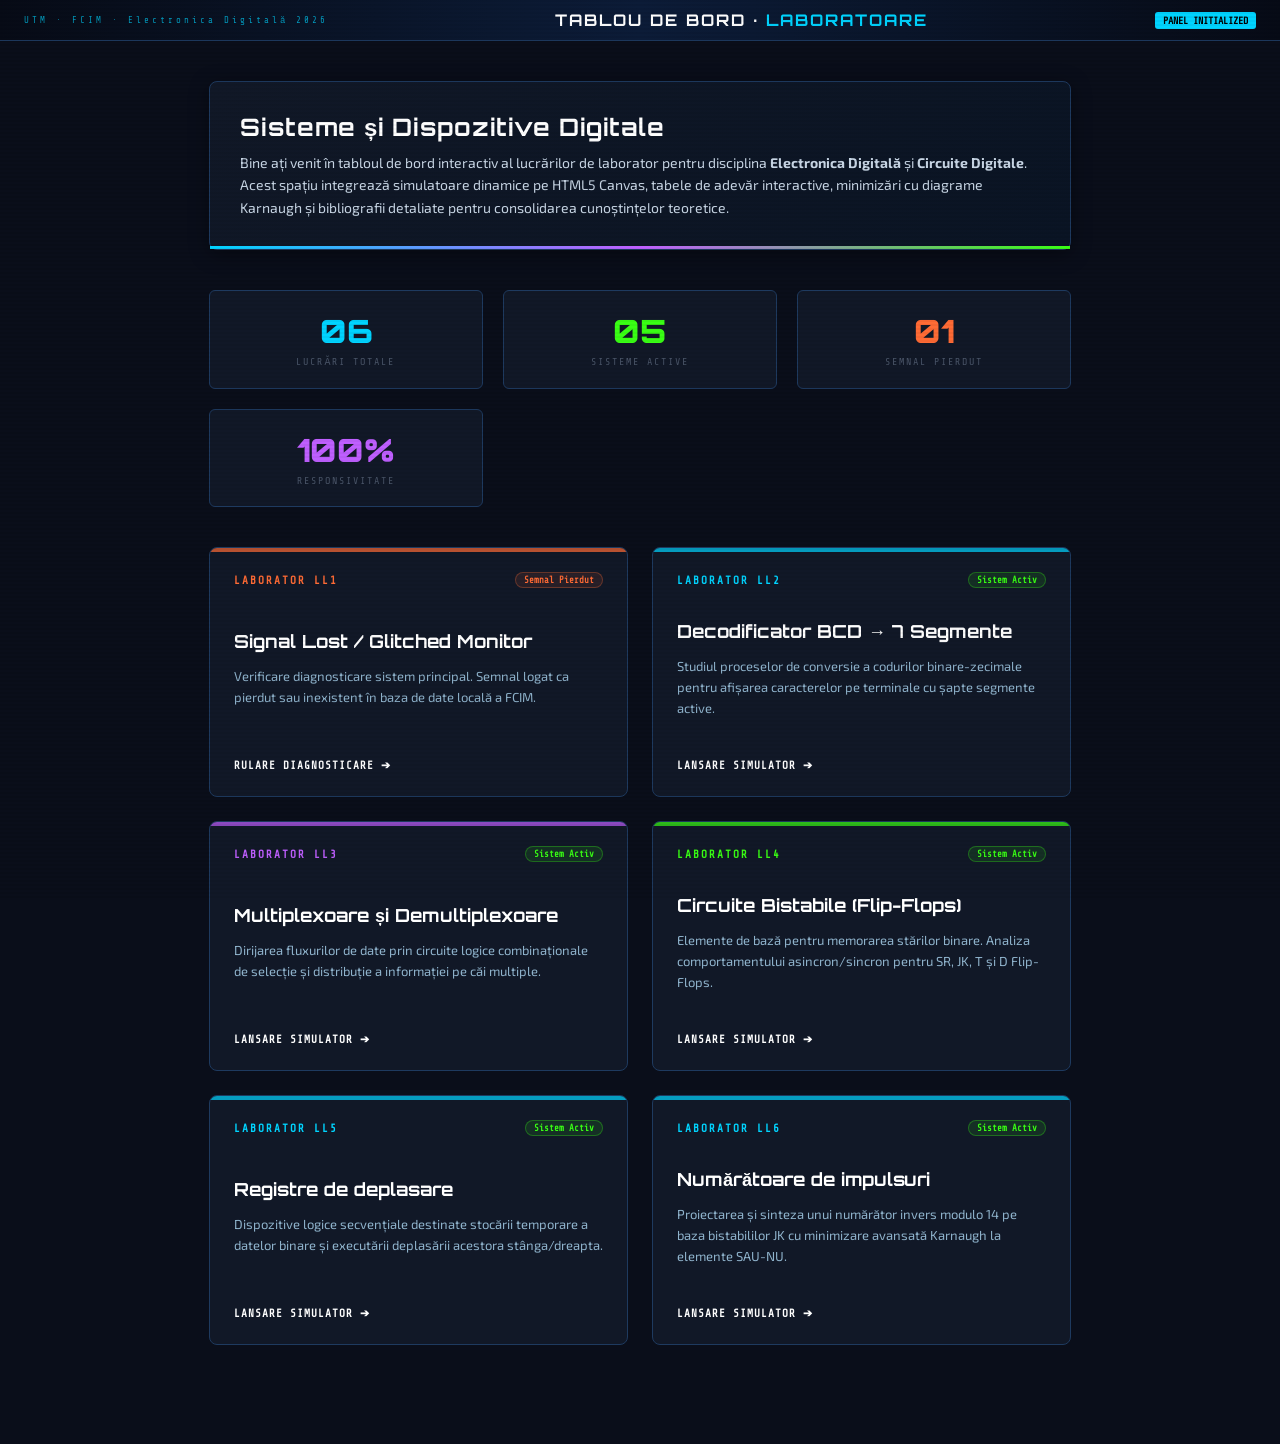
<file: index.html>
<!DOCTYPE html>
<html lang="ro">
<head>
  <meta charset="UTF-8">
  <meta name="viewport" content="width=device-width, initial-scale=1.0">
  <title>Tablou de Bord · Electronica Digitală | UTM FCIM</title>
  <link rel="stylesheet" href="style.css">
  <style>
    body {
      overflow-y: auto !important;
      height: auto !important;
    }
    /* Premium Dashboard Styles */
    .dash-container {
      max-width: 1200px;
      margin: 40px auto;
      padding: 0 20px;
    }
    .dash-welcome {
      margin-bottom: 40px;
      padding: 30px;
      background: linear-gradient(135deg, var(--panel), #0a1424);
      border: 1px solid var(--border);
      border-radius: 8px;
      box-shadow: 0 4px 20px rgba(0,0,0,0.4);
      position: relative;
    }
    .dash-welcome::after {
      content: '';
      position: absolute;
      bottom: 0; left: 0; right: 0; height: 3px;
      background: linear-gradient(90deg, var(--accent), var(--accent4), var(--accent3));
    }
    .dash-welcome h2 {
      font-family: 'Orbitron', sans-serif;
      font-size: 24px;
      font-weight: 700;
      color: #fff;
      margin-bottom: 10px;
      letter-spacing: 1px;
    }
    .dash-welcome p {
      font-size: 14px;
      color: var(--text);
      line-height: 1.6;
      max-width: 800px;
    }
    
    /* Stats Row */
    .stats-row {
      display: grid;
      grid-template-columns: repeat(auto-fit, minmax(220px, 1fr));
      gap: 20px;
      margin-bottom: 40px;
    }
    .stat-card {
      background: var(--panel);
      border: 1px solid var(--border);
      border-radius: 6px;
      padding: 20px;
      text-align: center;
      transition: all 0.2s ease;
    }
    .stat-card:hover {
      border-color: var(--accent);
      box-shadow: 0 0 15px rgba(0, 212, 255, 0.1);
    }
    .stat-val {
      font-family: 'Orbitron', sans-serif;
      font-size: 32px;
      font-weight: 900;
      color: var(--accent);
      margin-bottom: 5px;
    }
    .stat-lbl {
      font-family: 'Share Tech Mono', monospace;
      font-size: 10px;
      color: var(--muted);
      letter-spacing: 2px;
      text-transform: uppercase;
    }

    /* Lab Grid */
    .lab-grid {
      display: grid;
      grid-template-columns: repeat(auto-fit, minmax(320px, 1fr));
      gap: 24px;
      margin-bottom: 60px;
    }
    .lab-card {
      background: var(--panel);
      border: 1px solid var(--border);
      border-radius: 8px;
      padding: 24px;
      display: flex;
      flex-direction: column;
      justify-content: space-between;
      position: relative;
      overflow: hidden;
      transition: all 0.3s cubic-bezier(0.165, 0.84, 0.44, 1);
      cursor: pointer;
      min-height: 250px;
    }
    .lab-card::before {
      content: '';
      position: absolute;
      top: 0; left: 0; right: 0; height: 4px;
      background: var(--card-glow, var(--accent));
      opacity: 0.7;
    }
    .lab-card:hover {
      transform: translateY(-5px);
      border-color: var(--card-glow, var(--accent));
      box-shadow: 0 10px 25px rgba(0,0,0,0.5), 0 0 15px var(--card-glow-shadow);
    }
    .lab-meta {
      display: flex;
      justify-content: space-between;
      align-items: center;
      margin-bottom: 15px;
    }
    .lab-num {
      font-family: 'Share Tech Mono', monospace;
      font-size: 11px;
      color: var(--card-glow, var(--accent));
      letter-spacing: 2px;
      text-transform: uppercase;
      font-weight: bold;
    }
    .lab-status {
      font-family: 'Share Tech Mono', monospace;
      font-size: 9px;
      padding: 2px 8px;
      border-radius: 12px;
      font-weight: bold;
    }
    .lab-status.done {
      background: rgba(57,255,20,0.1);
      color: var(--accent3);
      border: 1px solid rgba(57,255,20,0.3);
    }
    .lab-status.corrupt {
      background: rgba(255,107,53,0.1);
      color: var(--accent2);
      border: 1px solid rgba(255,107,53,0.3);
    }
    .lab-title {
      font-family: 'Orbitron', sans-serif;
      font-size: 18px;
      font-weight: 700;
      color: #fff;
      margin-bottom: 12px;
      line-height: 1.4;
    }
    .lab-desc {
      font-size: 13px;
      color: #8fb3cc;
      line-height: 1.6;
      margin-bottom: 25px;
      flex-grow: 1;
    }
    .lab-btn {
      align-self: flex-start;
      font-family: 'Share Tech Mono', monospace;
      font-size: 11px;
      color: #fff;
      display: flex;
      align-items: center;
      gap: 6px;
      text-transform: uppercase;
      letter-spacing: 1px;
      font-weight: bold;
      transition: color 0.15s;
    }
    .lab-card:hover .lab-btn {
      color: var(--card-glow, var(--accent));
    }
  </style>
</head>
<body>

  <!-- HEADER -->
  <header style="flex-shrink: 0; position: static;">
    <div class="hdr-logo">UTM · FCIM · Electronica Digitală 2026</div>
    <h1 style="font-family: 'Orbitron', sans-serif; font-size: 16px; font-weight: 700; letter-spacing: 2px;">
      Tablou de Bord · <span>Laboratoare</span>
    </h1>
    <div class="hdr-right">
      <span class="badge-var">PANEL INITIALIZED</span>
    </div>
  </header>

  <div class="dash-container">
    
    <!-- Welcome Box -->
    <div class="dash-welcome">
      <h2>Sisteme și Dispozitive Digitale</h2>
      <p>
        Bine ați venit în tabloul de bord interactiv al lucrărilor de laborator pentru disciplina <strong>Electronica Digitală</strong> și <strong>Circuite Digitale</strong>. Acest spațiu integrează simulatoare dinamice pe HTML5 Canvas, tabele de adevăr interactive, minimizări cu diagrame Karnaugh și bibliografii detaliate pentru consolidarea cunoștințelor teoretice.
      </p>
    </div>

    <!-- Stats Row -->
    <div class="stats-row">
      <div class="stat-card">
        <div class="stat-val">06</div>
        <div class="stat-lbl">Lucrări Totale</div>
      </div>
      <div class="stat-card">
        <div class="stat-val" style="color: var(--accent3);">05</div>
        <div class="stat-lbl">Sisteme Active</div>
      </div>
      <div class="stat-card">
        <div class="stat-val" style="color: var(--accent2);">01</div>
        <div class="stat-lbl">Semnal Pierdut</div>
      </div>
      <div class="stat-card">
        <div class="stat-val" style="color: var(--accent4);">100%</div>
        <div class="stat-lbl">Responsivitate</div>
      </div>
    </div>

    <!-- Lab Grid -->
    <div class="lab-grid">
      
      <!-- LAB 1: Corrupt -->
      <div class="lab-card" style="--card-glow: var(--accent2); --card-glow-shadow: rgba(255, 107, 53, 0.2);" onclick="location.href='ll1.html'">
        <div class="lab-meta">
          <span class="lab-num">Laborator LL1</span>
          <span class="lab-status corrupt">Semnal Pierdut</span>
        </div>
        <div>
          <h3 class="lab-title">Signal Lost / Glitched Monitor</h3>
          <p class="lab-desc">Verificare diagnosticare sistem principal. Semnal logat ca pierdut sau inexistent în baza de date locală a FCIM.</p>
        </div>
        <div class="lab-btn">
          Rulare diagnosticare ➔
        </div>
      </div>

      <!-- LAB 2: Active -->
      <div class="lab-card" style="--card-glow: var(--accent); --card-glow-shadow: rgba(0, 212, 255, 0.2);" onclick="location.href='ll2.html'">
        <div class="lab-meta">
          <span class="lab-num">Laborator LL2</span>
          <span class="lab-status done">Sistem Activ</span>
        </div>
        <div>
          <h3 class="lab-title">Decodificator BCD → 7 Segmente</h3>
          <p class="lab-desc">Studiul proceselor de conversie a codurilor binare-zecimale pentru afișarea caracterelor pe terminale cu șapte segmente active.</p>
        </div>
        <div class="lab-btn">
          Lansare simulator ➔
        </div>
      </div>

      <!-- LAB 3: Active -->
      <div class="lab-card" style="--card-glow: var(--accent4); --card-glow-shadow: rgba(191, 95, 255, 0.2);" onclick="location.href='ll3.html'">
        <div class="lab-meta">
          <span class="lab-num">Laborator LL3</span>
          <span class="lab-status done">Sistem Activ</span>
        </div>
        <div>
          <h3 class="lab-title">Multiplexoare și Demultiplexoare</h3>
          <p class="lab-desc">Dirijarea fluxurilor de date prin circuite logice combinaționale de selecție și distribuție a informației pe căi multiple.</p>
        </div>
        <div class="lab-btn">
          Lansare simulator ➔
        </div>
      </div>

      <!-- LAB 4: Active -->
      <div class="lab-card" style="--card-glow: var(--accent3); --card-glow-shadow: rgba(57, 255, 20, 0.2);" onclick="location.href='ll4.html'">
        <div class="lab-meta">
          <span class="lab-num">Laborator LL4</span>
          <span class="lab-status done">Sistem Activ</span>
        </div>
        <div>
          <h3 class="lab-title">Circuite Bistabile (Flip-Flops)</h3>
          <p class="lab-desc">Elemente de bază pentru memorarea stărilor binare. Analiza comportamentului asincron/sincron pentru SR, JK, T și D Flip-Flops.</p>
        </div>
        <div class="lab-btn">
          Lansare simulator ➔
        </div>
      </div>

      <!-- LAB 5: Active -->
      <div class="lab-card" style="--card-glow: var(--accent5); --card-glow-shadow: rgba(255, 215, 0, 0.2);" onclick="location.href='ll5.html'">
        <div class="lab-meta">
          <span class="lab-num">Laborator LL5</span>
          <span class="lab-status done">Sistem Activ</span>
        </div>
        <div>
          <h3 class="lab-title">Registre de deplasare</h3>
          <p class="lab-desc">Dispozitive logice secvențiale destinate stocării temporare a datelor binare și executării deplasării acestora stânga/dreapta.</p>
        </div>
        <div class="lab-btn">
          Lansare simulator ➔
        </div>
      </div>

      <!-- LAB 6: Active -->
      <div class="lab-card" style="--card-glow: var(--accent); --card-glow-shadow: rgba(0, 212, 255, 0.2);" onclick="location.href='ll6.html'">
        <div class="lab-meta">
          <span class="lab-num">Laborator LL6</span>
          <span class="lab-status done">Sistem Activ</span>
        </div>
        <div>
          <h3 class="lab-title">Numărătoare de impulsuri</h3>
          <p class="lab-desc">Proiectarea și sinteza unui numărător invers modulo 14 pe baza bistabililor JK cu minimizare avansată Karnaugh la elemente SAU-NU.</p>
        </div>
        <div class="lab-btn">
          Lansare simulator ➔
        </div>
      </div>

    </div>
  </div>

</body>
</html>
</file>
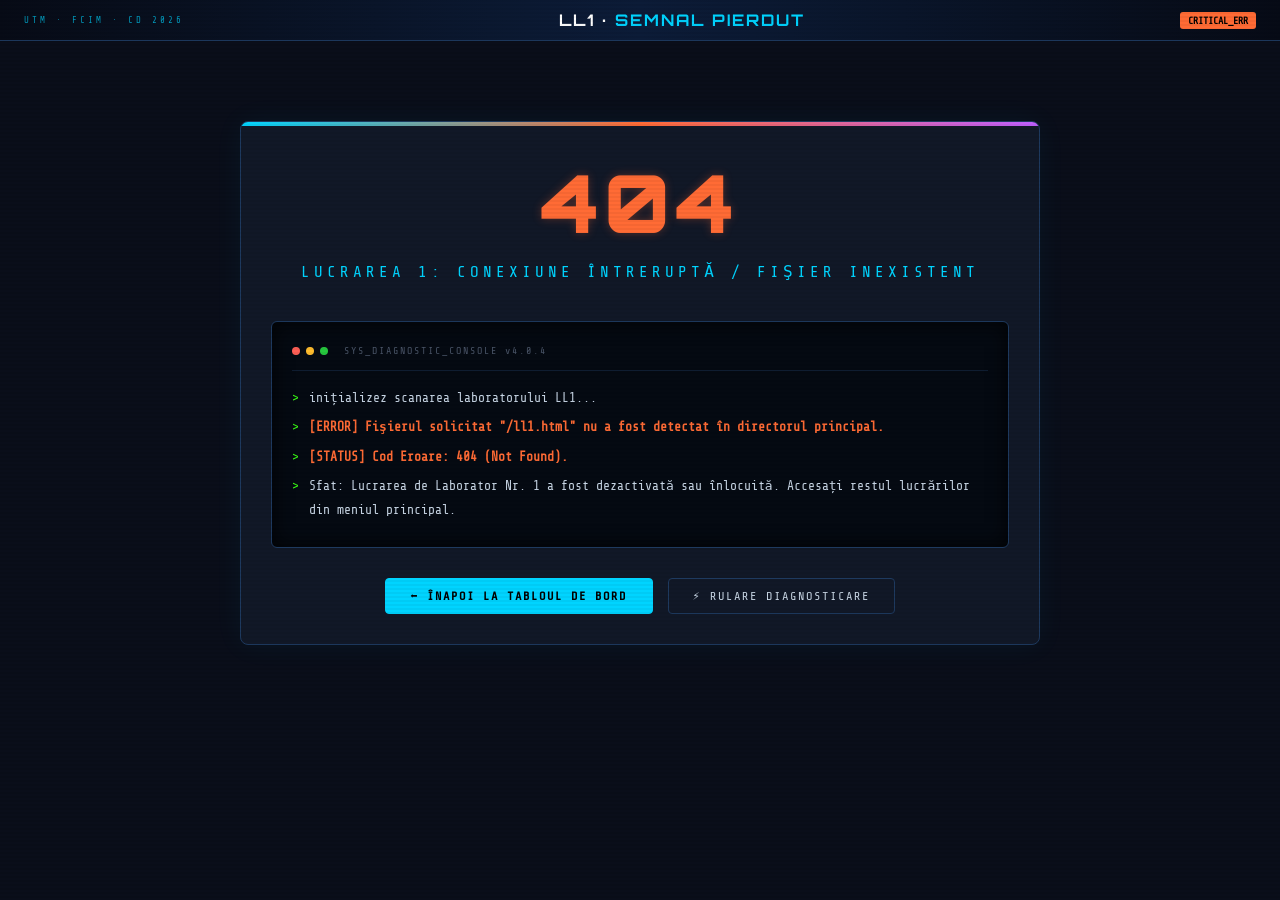
<file: ll1.html>
<!DOCTYPE html>
<html lang="ro">
<head>
  <meta charset="UTF-8">
  <meta name="viewport" content="width=device-width, initial-scale=1.0">
  <title>LL1. Eroare 404 | Semnal Pierdut</title>
  <link rel="stylesheet" href="style.css">
  <style>
    body {
      overflow-y: auto !important;
      height: auto !important;
    }
    /* Unique styling for the 404 screen glitch and vibes */
    .err-container {
      max-width: 800px;
      margin: 80px auto;
      padding: 30px;
      background: var(--panel);
      border: 1px solid var(--border);
      border-radius: 8px;
      box-shadow: 0 0 30px rgba(0, 212, 255, 0.05);
      position: relative;
      overflow: hidden;
    }
    .err-container::before {
      content: '';
      position: absolute;
      top: 0; left: 0; right: 0; height: 4px;
      background: linear-gradient(90deg, var(--accent), var(--accent2), var(--accent4));
    }
    .glitch-title {
      font-family: 'Orbitron', sans-serif;
      font-size: 80px;
      font-weight: 900;
      color: var(--accent2);
      text-align: center;
      letter-spacing: 5px;
      margin-bottom: 10px;
      position: relative;
      text-shadow: 0 0 10px rgba(255, 107, 53, 0.3);
      animation: noise 3s infinite linear alternate-reverse;
    }
    .glitch-subtitle {
      font-family: 'Share Tech Mono', monospace;
      font-size: 16px;
      color: var(--accent);
      text-align: center;
      letter-spacing: 4px;
      text-transform: uppercase;
      margin-bottom: 40px;
    }
    .terminal-window {
      background: #050a12;
      border: 1px solid var(--border);
      border-radius: 6px;
      padding: 20px;
      font-family: 'Share Tech Mono', monospace;
      font-size: 13px;
      color: var(--text);
      line-height: 1.8;
      margin-bottom: 30px;
      box-shadow: inset 0 0 20px rgba(0,0,0,0.8);
      position: relative;
    }
    .terminal-header {
      display: flex;
      align-items: center;
      gap: 6px;
      margin-bottom: 15px;
      padding-bottom: 10px;
      border-bottom: 1px solid rgba(30, 58, 95, 0.4);
    }
    .term-dot {
      width: 8px; height: 8px; border-radius: 50%;
    }
    .term-dot.r { background: #ff5f56; }
    .term-dot.y { background: #ffbd2e; }
    .term-dot.g { background: #27c93f; }
    .term-title {
      font-size: 10px; color: var(--muted); letter-spacing: 2px; margin-left: 10px;
    }
    .term-line {
      display: flex; gap: 10px; margin-bottom: 6px;
    }
    .term-line .prompt { color: var(--accent3); }
    .term-line .error-text { color: var(--accent2); font-weight: bold; }
    .term-line .success-text { color: var(--accent3); }
    
    .btn-row {
      display: flex; gap: 15px; justify-content: center;
      flex-wrap: wrap;
    }
    .cyber-btn {
      font-family: 'Share Tech Mono', monospace;
      font-size: 12px;
      padding: 10px 24px;
      background: var(--panel);
      border: 1px solid var(--border);
      color: var(--text);
      border-radius: 4px;
      cursor: pointer;
      letter-spacing: 2px;
      text-transform: uppercase;
      transition: all 0.2s ease;
      display: flex; align-items: center; gap: 8px;
    }
    .cyber-btn:hover {
      border-color: var(--accent);
      color: var(--accent);
      box-shadow: 0 0 12px rgba(0, 212, 255, 0.3);
      transform: translateY(-1px);
    }
    .cyber-btn.primary {
      background: var(--accent);
      color: #000;
      border-color: var(--accent);
      font-weight: bold;
    }
    .cyber-btn.primary:hover {
      background: transparent;
      color: var(--accent);
    }

    @keyframes noise {
      0% { clip-path: inset(40% 0 61% 0); }
      20% { clip-path: inset(92% 0 1% 0); }
      40% { clip-path: inset(25% 0 58% 0); }
      60% { clip-path: inset(76% 0 5% 0); }
      80% { clip-path: inset(3% 0 81% 0); }
      100% { clip-path: inset(50% 0 30% 0); }
    }
  </style>
</head>
<body>

  <!-- HEADER -->
  <header style="flex-shrink: 0; position: static;">
    <div class="hdr-logo">UTM · FCIM · CD 2026</div>
    <h1 style="font-family: 'Orbitron', sans-serif; font-size: 16px; font-weight: 700; letter-spacing: 2px;">
      LL1 · <span>Semnal Pierdut</span>
    </h1>
    <div class="hdr-right">
      <span class="badge-var" style="background: var(--accent2);">CRITICAL_ERR</span>
    </div>
  </header>

  <div class="err-container">
    <div class="glitch-title">404</div>
    <div class="glitch-subtitle">Lucrarea 1: Conexiune întreruptă / Fişier inexistent</div>

    <div class="terminal-window">
      <div class="terminal-header">
        <div class="term-dot r"></div>
        <div class="term-dot y"></div>
        <div class="term-dot g"></div>
        <span class="term-title">SYS_DIAGNOSTIC_CONSOLE v4.0.4</span>
      </div>
      <div id="terminalBody">
        <div class="term-line">
          <span class="prompt">></span>
          <span>inițializez scanarea laboratorului LL1...</span>
        </div>
        <div class="term-line">
          <span class="prompt">></span>
          <span class="error-text">[ERROR] Fişierul solicitat "/ll1.html" nu a fost detectat în directorul principal.</span>
        </div>
        <div class="term-line">
          <span class="prompt">></span>
          <span class="error-text">[STATUS] Cod Eroare: 404 (Not Found).</span>
        </div>
        <div class="term-line">
          <span class="prompt">></span>
          <span>Sfat: Lucrarea de Laborator Nr. 1 a fost dezactivată sau înlocuită. Accesați restul lucrărilor din meniul principal.</span>
        </div>
      </div>
    </div>

    <div class="btn-row">
      <button class="cyber-btn primary" onclick="location.href='index.html'">
        ⬅ Înapoi la Tabloul de Bord
      </button>
      <button class="cyber-btn" onclick="runDiagnostics()">
        ⚡ Rulare Diagnosticare
      </button>
    </div>
  </div>

  <script>
    function runDiagnostics() {
      const term = document.getElementById('terminalBody');
      term.innerHTML += `
        <div class="term-line"><span class="prompt">></span><span>Scanare suplimentară pornită...</span></div>
      `;
      setTimeout(() => {
        term.innerHTML += `
          <div class="term-line"><span class="prompt">></span><span>Se verifică starea resurselor sistem...</span></div>
        `;
        term.scrollTop = term.scrollHeight;
      }, 500);

      setTimeout(() => {
        term.innerHTML += `
          <div class="term-line"><span class="prompt">></span><span class="success-text">[OK] LL2 (BCD → 7 Segmente) funcțional.</span></div>
          <div class="term-line"><span class="prompt">></span><span class="success-text">[OK] LL3 (Multiplexoare) funcțional.</span></div>
          <div class="term-line"><span class="prompt">></span><span class="success-text">[OK] LL4 (Circuite Bistabile) funcțional.</span></div>
          <div class="term-line"><span class="prompt">></span><span class="success-text">[OK] LL5 (Registre de deplasare) funcțional.</span></div>
          <div class="term-line"><span class="prompt">></span><span class="success-text">[OK] LL6 (Numărătoare) funcțional.</span></div>
          <div class="term-line"><span class="prompt">></span><span class="error-text">[FAIL] LL1 - Semnal corupt. Recomandat să părăsiți această locație.</span></div>
        `;
        term.scrollTop = term.scrollHeight;
      }, 1200);
    }
  </script>
</body>
</html>
</file>
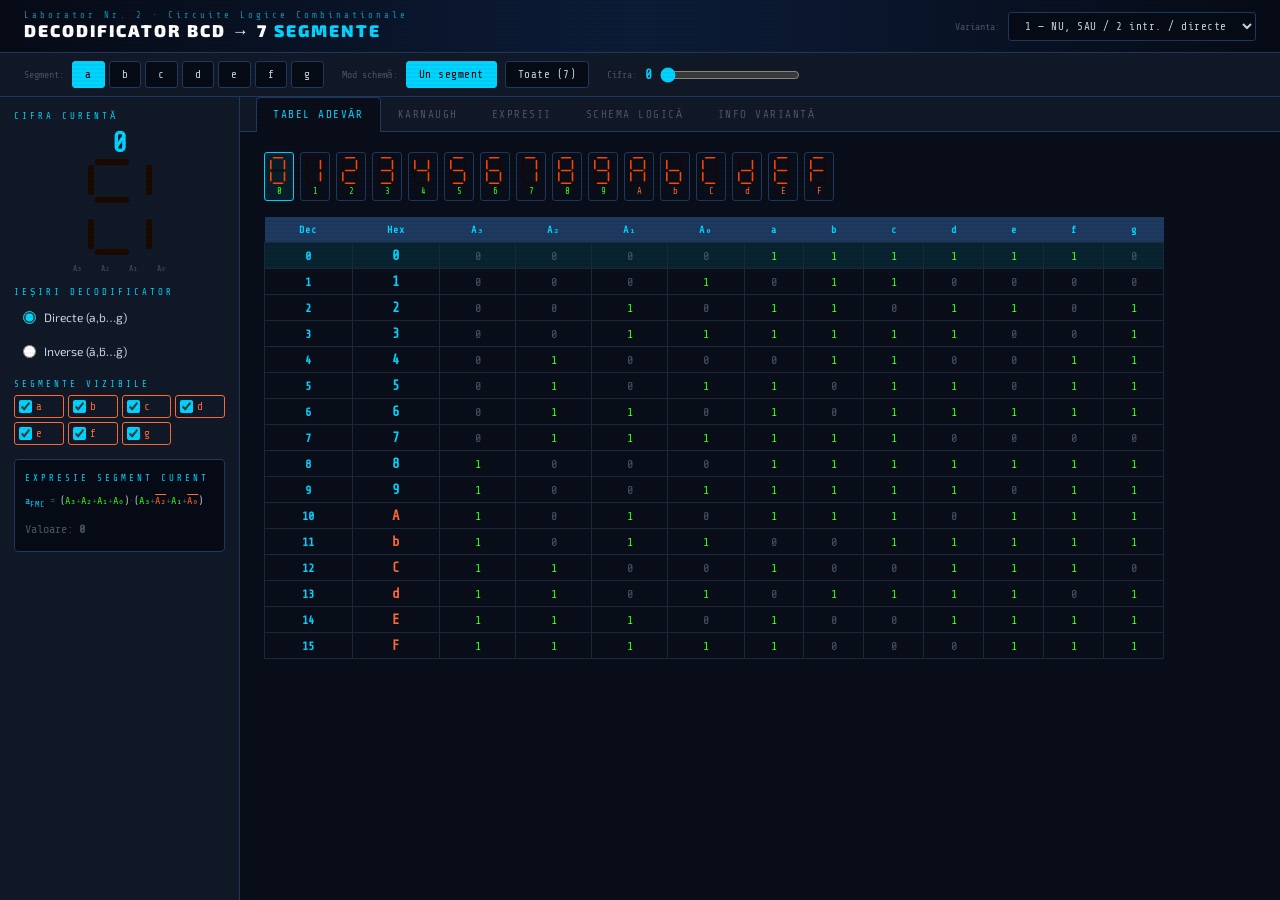
<file: ll2.html>
<!DOCTYPE html>
<html lang="ru">
<head>
<meta charset="UTF-8">
<meta name="viewport" content="width=device-width, initial-scale=1.0">
<title>BCD → 7 Segmente | Laborator Complet</title>
<link rel="stylesheet" href="style.css">
</head>
<body>

<!-- HEADER -->
<header>
  <div>
    <div class="hdr-logo">Laborator Nr. 2 · Circuite Logice Combinationale</div>
    <h1>Decodificator BCD → 7 <span>Segmente</span></h1>
  </div>
  <div class="hdr-right">
    <span class="clbl">Varianta:</span>
    <select id="varSel" onchange="applyVariant()">
      <option value="1">1 — NU, SAU / 2 intr. / directe</option>
      <option value="2">2 — ȘI, NU / 3 intr. / inverse</option>
      <option value="3">3 — SAU-NU / 4 intr. / directe</option>
      <option value="4">4 — ȘI-NU / 2 intr. / inverse</option>
      <option value="5">5 — SAU-NU / 3 intr. / directe</option>
      <option value="6">6 — ȘI-NU / 4 intr. / inverse</option>
      <option value="7">7 — ȘI, NU / 2 intr. / directe</option>
      <option value="8">8 — SAU, NU / 3 intr. / inverse</option>
      <option value="9">9 — ȘI-NU / 4 intr. / directe</option>
      <option value="10">10 — SAU-NU / 2 intr. / inverse</option>
    </select>
  </div>
</header>

<!-- CONTROLS -->
<div class="ctrl-bar">
  <span class="clbl">Segment:</span>
  <div id="segBtns"></div>
  <span class="clbl" style="margin-left:10px">Mod schemă:</span>
  <button id="btnSingle" onclick="setSchemaMode('single')" class="act">Un segment</button>
  <button id="btnAll"    onclick="setSchemaMode('all')">Toate (7)</button>
  <span class="clbl" style="margin-left:10px">Cifra:</span>
  <span id="digitTopLbl" style="font-family:'Share Tech Mono',monospace;font-size:13px;color:var(--accent);font-weight:bold">0</span>
  <input type="range" min="0" max="15" value="0" id="digitSlider" oninput="setDigit(+this.value)" style="width:140px">
</div>

<!-- APP BODY -->
<div class="app-body">

  <!-- SIDEBAR -->
  <div class="sidebar">
    <div>
      <div class="sec-title">Cifra curentă</div>
      <div class="dnum" id="dnum">0</div>
      <div class="seg-disp">
        <div class="sg sg-a" id="sg_a"></div><div class="sg sg-b" id="sg_b"></div>
        <div class="sg sg-c" id="sg_c"></div><div class="sg sg-d" id="sg_d"></div>
        <div class="sg sg-e" id="sg_e"></div><div class="sg sg-f" id="sg_f"></div>
        <div class="sg sg-g" id="sg_g"></div>
      </div>
      <div class="bitrow" id="bitrow"></div>
      <div class="blbl">
        <span class="bl">A₃</span><span class="bl">A₂</span>
        <span class="bl">A₁</span><span class="bl">A₀</span>
      </div>
    </div>

    <div>
      <div class="sec-title">Ieșiri decodificator</div>
      <div class="radio-group">
        <label class="radio-label"><input type="radio" name="output" value="direct" id="outDirect" onchange="onOutputChange()"> Directe (a,b…g)</label>
        <label class="radio-label"><input type="radio" name="output" value="inverse" id="outInverse" onchange="onOutputChange()"> Inverse (ā,b̄…ḡ)</label>
      </div>
    </div>

    <div>
      <div class="sec-title">Segmente vizibile</div>
      <div class="seg-checks" id="segChecks"></div>
    </div>

    <div style="background:#070b15;border:1px solid var(--border);border-radius:4px;padding:10px;font-family:'Share Tech Mono',monospace;font-size:10px;line-height:1.8">
      <div class="sec-title" style="margin-bottom:6px">Expresie segment curent</div>
      <div id="curExprSidebar"></div>
    </div>
  </div>

  <!-- CONTENT -->
  <div class="content">
    <div class="tabs">
      <button class="tab active" onclick="showTab('tabTruth',this)">Tabel Adevăr</button>
      <button class="tab" onclick="showTab('tabKarnaugh',this)">Karnaugh</button>
      <button class="tab" onclick="showTab('tabExpr',this)">Expresii</button>
      <button class="tab" onclick="showTab('tabSchema',this)">Schema Logică</button>
      <button class="tab" onclick="showTab('tabInfo',this)">Info Variantă</button>
    </div>

    <!-- TRUTH TABLE -->
    <div id="tabTruth" class="tab-pane active">
      <div id="truthTableContainer"></div>
    </div>

    <!-- KARNAUGH -->
    <div id="tabKarnaugh" class="tab-pane">
      <div id="karnaughContainer"></div>
    </div>

    <!-- EXPRESSIONS -->
    <div id="tabExpr" class="tab-pane">
      <div id="exprContainer"></div>
    </div>

    <!-- SCHEMA -->
    <div id="tabSchema" class="schema-pane">
      <div class="schema-toolbar">
        <button onclick="doZoom(1.18)">＋ Zoom</button>
        <button onclick="doZoom(0.85)">－ Zoom</button>
        <button onclick="resetView()">↺ Reset</button>
        <button onclick="exportPNG()">⬇ PNG</button>
        <span class="zinfo" id="zinfo">zoom: 100% | drag to pan | scroll to zoom</span>
      </div>
      <div class="schema-body" id="schemaBody">
        <canvas id="cv"></canvas>
      </div>
    </div>

    <!-- INFO -->
    <div id="tabInfo" class="tab-pane">
      <div id="infoContainer"></div>
    </div>
  </div>
</div>

<script>
// ═══════════════════════════════════════════════════════════════════
// SHARED DATA
// ═══════════════════════════════════════════════════════════════════
const SEG_TABLE = [
  [1,1,1,1,1,1,0], // 0
  [0,1,1,0,0,0,0], // 1
  [1,1,0,1,1,0,1], // 2
  [1,1,1,1,0,0,1], // 3
  [0,1,1,0,0,1,1], // 4
  [1,0,1,1,0,1,1], // 5
  [1,0,1,1,1,1,1], // 6
  [1,1,1,0,0,0,0], // 7
  [1,1,1,1,1,1,1], // 8
  [1,1,1,1,0,1,1], // 9
  [1,1,1,0,1,1,1], // A
  [0,0,1,1,1,1,1], // b
  [1,0,0,1,1,1,0], // C
  [0,1,1,1,1,0,1], // d
  [1,0,0,1,1,1,1], // E
  [1,0,0,0,1,1,1], // F
];
const HEX_LABELS = ['0','1','2','3','4','5','6','7','8','9','A','b','C','d','E','F'];
const SNAMES = ['a','b','c','d','e','f','g'];

// FMC (direct active-high): array of OR-terms, each term is array of {v:0..3, n:bool}
// v=3→A3, v=2→A2, v=1→A1, v=0→A0
const FMC = {
  a:[ [{v:3,n:0},{v:2,n:0},{v:1,n:0},{v:0,n:0}], [{v:3,n:0},{v:2,n:1},{v:1,n:0},{v:0,n:1}] ],
  b:[ [{v:3,n:0},{v:2,n:1},{v:1,n:0},{v:0,n:0}], [{v:3,n:0},{v:2,n:1},{v:1,n:1},{v:0,n:0}] ],
  c:[ [{v:3,n:0},{v:2,n:0},{v:1,n:1},{v:0,n:0}] ],
  d:[ [{v:3,n:0},{v:2,n:0},{v:1,n:0},{v:0,n:1}], [{v:3,n:0},{v:2,n:1},{v:1,n:0},{v:0,n:0}], [{v:3,n:0},{v:2,n:1},{v:1,n:1},{v:0,n:1}] ],
  e:[ [{v:3,n:0},{v:2,n:0},{v:1,n:0},{v:0,n:1}], [{v:3,n:0},{v:2,n:1},{v:1,n:0},{v:0,n:1}] ],
  f:[ [{v:3,n:0},{v:2,n:0},{v:1,n:0},{v:0,n:0}], [{v:3,n:0},{v:2,n:0},{v:1,n:1},{v:0,n:1}], [{v:3,n:0},{v:2,n:1},{v:1,n:1},{v:0,n:0}] ],
  g:[ [{v:3,n:0},{v:2,n:0},{v:1,n:0},{v:0,n:0}], [{v:3,n:0},{v:2,n:1},{v:1,n:0},{v:0,n:1}] ],
};

// FMC text strings
const FMC_STR = {
  a:'(A₃+A₂+A₁+A₀)·(A₃+Ā₂+A₁+Ā₀)',
  b:'(A₃+Ā₂+A₁+A₀)·(A₃+Ā₂+Ā₁+A₀)',
  c:'(A₃+A₂+Ā₁+A₀)',
  d:'(A₃+A₂+A₁+Ā₀)·(A₃+Ā₂+A₁+A₀)·(A₃+Ā₂+Ā₁+Ā₀)',
  e:'(A₃+A₂+A₁+Ā₀)·(A₃+Ā₂+A₁+Ā₀)',
  f:'(A₃+A₂+A₁+A₀)·(A₃+A₂+Ā₁+Ā₀)·(A₃+Ā₂+Ā₁+A₀)',
  g:'(A₃+A₂+A₁+A₀)·(A₃+Ā₂+A₁+Ā₀)',
};
const FMD_STR = {
  a:'A₃ + A₂·A₀ + A₂·A₁ + Ā₂·Ā₀·Ā₁',
  b:'A₃ + Ā₂ + Ā₁·Ā₀ + A₁·A₀',
  c:'A₃ + A₂ + Ā₁ + A₀',
  d:'A₃ + A₁·Ā₀ + Ā₂·A₁ + A₂·Ā₁·A₀ + Ā₂·Ā₁·Ā₀',
  e:'A₃ + Ā₂·Ā₀ + A₁·Ā₀',
  f:'A₃ + A₂·Ā₁ + A₂·Ā₀ + Ā₂·Ā₁·Ā₀ + Ā₁·A₀',
  g:'A₃ + A₂·Ā₁ + Ā₂·A₁ + A₂·Ā₀',
};

const VARIANTS = {
  1: {out:'direct', gate:'OR',  final:'AND', fanin:2, negOR:false, negAND:false, label:'NU, SAU'},
  2: {out:'inverse',gate:'AND', final:'OR',  fanin:3, negOR:false, negAND:true,  label:'ȘI, NU'},
  3: {out:'direct', gate:'OR',  final:'AND', fanin:4, negOR:true,  negAND:true,  label:'SAU-NU'},
  4: {out:'inverse',gate:'AND', final:'OR',  fanin:2, negOR:true,  negAND:true,  label:'ȘI-NU'},
  5: {out:'direct', gate:'OR',  final:'AND', fanin:3, negOR:true,  negAND:true,  label:'SAU-NU'},
  6: {out:'inverse',gate:'AND', final:'OR',  fanin:4, negOR:true,  negAND:true,  label:'ȘI-NU'},
  7: {out:'direct', gate:'AND', final:'OR',  fanin:2, negOR:false, negAND:true,  label:'ȘI, NU'},
  8: {out:'inverse',gate:'OR',  final:'AND', fanin:3, negOR:false, negAND:true,  label:'SAU, NU'},
  9: {out:'direct', gate:'AND', final:'OR',  fanin:4, negOR:true,  negAND:true,  label:'ȘI-NU'},
  10:{out:'inverse',gate:'OR',  final:'AND', fanin:2, negOR:true,  negAND:true,  label:'SAU-NU'},
};

// Karnaugh map ordering
const KM_ROWS = ['00','01','11','10'];
const KM_COLS = ['00','01','11','10'];

// ═══════════════════════════════════════════════════════════════════
// STATE
// ═══════════════════════════════════════════════════════════════════
let V = VARIANTS[1];
let digit = 0;
let inverse = false;
let curSeg = 'a';
let schemaMode = 'single';
let selectedSegs = [0,1,2,3,4,5,6];
let sc = 1, tx = 0, ty = 0;
let panning = false, px0 = 0, py0 = 0;

const cv = document.getElementById('cv');
const ctx = cv.getContext('2d');

// ═══════════════════════════════════════════════════════════════════
// HELPERS
// ═══════════════════════════════════════════════════════════════════
function getBits(d) { return d.toString(2).padStart(4,'0').split('').map(Number); }
function getSegVal(d, si) { return SEG_TABLE[d][si]; }
function getMinterm(ri, ci) {
  const r=KM_ROWS[ri], c=KM_COLS[ci];
  return parseInt(r[0])*8+parseInt(r[1])*4+parseInt(c[0])*2+parseInt(c[1]);
}
function evalORterm(term, bits) {
  for(const t of term){ const b=bits[3-t.v]; if(t.n?1-b:b) return 1; }
  return 0;
}
function evalFMC(seg, bits) {
  for(const term of FMC[seg]) if(!evalORterm(term,bits)) return 0;
  return 1;
}
function formatExpr(expr) {
  return expr
    .replace(/Ā₃/g,'<span class="neg">A₃</span>').replace(/Ā₂/g,'<span class="neg">A₂</span>')
    .replace(/Ā₁/g,'<span class="neg">A₁</span>').replace(/Ā₀/g,'<span class="neg">A₀</span>')
    .replace(/A₃/g,'<span class="var">A₃</span>').replace(/A₂/g,'<span class="var">A₂</span>')
    .replace(/A₁/g,'<span class="var">A₁</span>').replace(/A₀/g,'<span class="var">A₀</span>')
    .replace(/·/g,'<span class="op">·</span>').replace(/\+/g,'<span class="op"> + </span>');
}
function segName(s) {
  return inverse ? `<span style="text-decoration:overline">${s}</span>` : s;
}

// ═══════════════════════════════════════════════════════════════════
// APPLY VARIANT
// ═══════════════════════════════════════════════════════════════════
function applyVariant() {
  const n = +document.getElementById('varSel').value;
  V = VARIANTS[n];
  inverse = V.out === 'inverse';
  document.getElementById(inverse ? 'outInverse' : 'outDirect').checked = true;
  buildSegBtns();
  buildSegChecks();
  renderAll();
}

function onOutputChange() {
  inverse = document.getElementById('outInverse').checked;
  buildSegBtns();
  buildSegChecks();
  renderAll();
}

// ═══════════════════════════════════════════════════════════════════
// SET DIGIT
// ═══════════════════════════════════════════════════════════════════
function setDigit(d) {
  digit = d;
  const lbl = HEX_LABELS[d];
  document.getElementById('dnum').textContent = lbl;
  document.getElementById('digitSlider').value = d;
  document.getElementById('digitTopLbl').textContent = d + (d>=10?' ('+lbl+')':'');
  const bits = getBits(d);
  SNAMES.forEach((s,i) => document.getElementById('sg_'+s).classList.toggle('on', SEG_TABLE[d][i]===1));
  document.getElementById('bitrow').innerHTML = bits.map(b=>
    `<div class="bit ${b?'b1':'b0'}">${b}</div>`).join('');
  renderAll();
}

// ═══════════════════════════════════════════════════════════════════
// BUILD UI ELEMENTS
// ═══════════════════════════════════════════════════════════════════
function buildSegBtns() {
  document.getElementById('segBtns').innerHTML = SNAMES.map(s =>
    `<button id="sbtn_${s}" onclick="selectSeg('${s}')" class="${s===curSeg&&schemaMode==='single'?'act':''}">${segName(s)}</button>`
  ).join('');
}

function selectSeg(s) {
  curSeg = s; schemaMode = 'single';
  setSchemaMode('single');
  buildSegBtns();
  updateCurExprSidebar();
  drawSchema();
}

function setSchemaMode(m) {
  schemaMode = m;
  document.getElementById('btnSingle').classList.toggle('act', m==='single');
  document.getElementById('btnAll').classList.toggle('act', m==='all');
  buildSegBtns();
  resetView();
}

function buildSegChecks() {
  document.getElementById('segChecks').innerHTML = SNAMES.map((s,i) => {
    const ck = selectedSegs.includes(i);
    return `<label class="seg-cb ${ck?'ck':''}" id="scl_${i}">
      <input type="checkbox" ${ck?'checked':''} onchange="toggleSeg(${i},this)">${segName(s)}
    </label>`;
  }).join('');
}

function toggleSeg(idx, el) {
  selectedSegs = el.checked
    ? [...new Set([...selectedSegs,idx])].sort()
    : selectedSegs.filter(i=>i!==idx);
  document.getElementById(`scl_${idx}`).classList.toggle('ck', el.checked);
  renderTruth(); renderKarnaugh(); renderExpressions();
}

// ═══════════════════════════════════════════════════════════════════
// TAB SWITCHING
// ═══════════════════════════════════════════════════════════════════
function showTab(id, btn) {
  document.querySelectorAll('.tab-pane, .schema-pane').forEach(t => t.classList.remove('active'));
  document.querySelectorAll('.tab').forEach(t => t.classList.remove('active'));
  document.getElementById(id).classList.add('active');
  btn.classList.add('active');
  if(id==='tabSchema') { resizeCanvas(); drawSchema(); }
}

// ═══════════════════════════════════════════════════════════════════
// RENDER ALL
// ═══════════════════════════════════════════════════════════════════
function renderAll() {
  renderTruth();
  renderKarnaugh();
  renderExpressions();
  renderInfo();
  updateCurExprSidebar();
  drawSchema();
}

// ═══════════════════════════════════════════════════════════════════
// TRUTH TABLE
// ═══════════════════════════════════════════════════════════════════
function renderTruth() {
  const show = selectedSegs.length > 0 ? selectedSegs : [0,1,2,3,4,5,6];

  // Mini hex display strip
  let strip = `<div style="display:flex;gap:6px;flex-wrap:wrap;margin-bottom:16px;align-items:flex-end">`;
  for(let d=0;d<=15;d++){
    const active = d===digit;
    const hexL = HEX_LABELS[d];
    const segs = SEG_TABLE[d];
    const sc = 18; // mini scale
    // build tiny SVG-like display
    const segOn = '#ff4500', segOff = '#1a0500';
    const col = d>=10?'var(--accent2)':'var(--accent3)';
    strip += `<div onclick="setDigit(${d})" style="cursor:pointer;text-align:center;
      border:1px solid ${active?'var(--accent)':'var(--border)'};border-radius:3px;padding:4px 5px;
      background:${active?'rgba(0,212,255,0.08)':'transparent'};transition:all .12s" title="${d} = ${hexL}">
      <svg width="${sc}" height="${sc*1.5}" style="display:block;margin:0 auto 2px">
        ${segRect(segs,0,sc)}
      </svg>
      <div style="font-family:'Share Tech Mono',monospace;font-size:9px;color:${col}">${hexL}</div>
    </div>`;
  }
  strip += '</div>';

  let h = strip + `<table class="truth-table"><thead><tr>
    <th>Dec</th><th>Hex</th><th>A₃</th><th>A₂</th><th>A₁</th><th>A₀</th>
    ${show.map(i=>`<th>${segName(SNAMES[i])}</th>`).join('')}
  </tr></thead><tbody>`;
  for(let d=0;d<=15;d++){
    const bits = d.toString(2).padStart(4,'0').split('');
    const cls = d===digit?'cur':'';
    const hexLbl = HEX_LABELS[d];
    const hexColor = d>=10?'color:var(--accent2)':'color:var(--accent)';
    h += `<tr class="${cls}" data-d="${d}" onclick="setDigit(${d})" style="cursor:pointer">
      <td style="color:var(--accent);font-weight:700">${d}</td>
      <td style="${hexColor};font-weight:700;font-size:14px">${hexLbl}</td>
      ${bits.map(b=>`<td class="v${b}">${b}</td>`).join('')}
      ${show.map(si=>{
        const v = getSegVal(d,si);
        const dv = inverse ? 1-v : v;
        return `<td class="v${dv}">${dv}</td>`;
      }).join('')}
    </tr>`;
  }
  h += '</tbody></table>';
  document.getElementById('truthTableContainer').innerHTML = h;
}

function segRect(segs, _unused, sc) {
  // segs = [a,b,c,d,e,f,g]
  const on='#ff4500', off='#1a0500';
  const w=sc, h=sc*1.5;
  const sw=w*0.6, sh=h*0.06, sv=h*0.36, pad=w*0.15;
  const c = (i) => segs[i]?on:off;
  return `
    <rect x="${pad}" y="0" width="${sw}" height="${sh}" rx="1" fill="${c(0)}"/>
    <rect x="${w-pad-sh}" y="${pad}" width="${sh}" height="${sv}" rx="1" fill="${c(1)}"/>
    <rect x="${w-pad-sh}" y="${h/2+pad*0.5}" width="${sh}" height="${sv}" rx="1" fill="${c(2)}"/>
    <rect x="${pad}" y="${h-sh}" width="${sw}" height="${sh}" rx="1" fill="${c(3)}"/>
    <rect x="0" y="${h/2+pad*0.5}" width="${sh}" height="${sv}" rx="1" fill="${c(4)}"/>
    <rect x="0" y="${pad}" width="${sh}" height="${sv}" rx="1" fill="${c(5)}"/>
    <rect x="${pad}" y="${h/2-sh/2}" width="${sw}" height="${sh}" rx="1" fill="${c(6)}"/>
  `;
}

// ═══════════════════════════════════════════════════════════════════
// KARNAUGH
// ═══════════════════════════════════════════════════════════════════
function renderKarnaugh() {
  const show = selectedSegs.length > 0 ? selectedSegs : [0,1,2,3,4,5,6];
  let h = '<div class="kmap-grid">';
  show.forEach(si => {
    const s = SNAMES[si];
    h += `<div class="kmap-wrap">
      <div class="kmap-title">Segment ${segName(s)}</div>
      <table class="kmap"><tr>
        <th style="font-size:8px">A₃A₂╲A₁A₀</th>
        ${KM_COLS.map(c=>`<th>${c}</th>`).join('')}
      </tr>`;
    KM_ROWS.forEach((row,ri)=>{
      h+=`<tr><th>${row}</th>`;
      KM_COLS.forEach((_,ci)=>{
        const d=getMinterm(ri,ci);
        let v=getSegVal(d,si);
        if(inverse) v=1-v;
        const hexL = HEX_LABELS[d];
        const cls = v===0?'k0':'k1';
        const hexSpan = d>=10?`<span style="font-size:7px;color:var(--accent2);display:block;line-height:1">${hexL}</span>`:'';
        h+=`<td class="${cls}" title="${hexL}(${d})">${v}${hexSpan}</td>`;
      });
      h+='</tr>';
    });
    h+='</table></div>';
  });
  h+='</div>';
  document.getElementById('karnaughContainer').innerHTML = h;
}

// ═══════════════════════════════════════════════════════════════════
// EXPRESSIONS
// ═══════════════════════════════════════════════════════════════════
function renderExpressions() {
  const show = selectedSegs.length > 0 ? selectedSegs : [0,1,2,3,4,5,6];
  const invNote = `<em style="color:var(--accent2);font-size:10px">[complement] </em>`;
  let h = `<div class="variant-badge">VARIANTA ${document.getElementById('varSel').value} · ${V.label} · ${V.fanin} intrări</div>
    <p style="font-size:11px;color:var(--muted);margin-bottom:14px;font-family:'Share Tech Mono',monospace">
      Ieșiri ${inverse?'INVERSE':'DIRECTE'} &nbsp;|&nbsp; Minimizare Karnaugh pentru BCD (0–9) · combinațiile 10–15 = A,b,C,d,E,F (hex)
    </p>`;

  h += '<div class="expr-panel"><div class="sec-title" style="margin-bottom:10px">Forme Minime Conjunctive (FMC)</div>';
  show.forEach(si=>{
    const s=SNAMES[si];
    const expr=inverse?invNote+FMC_STR[s]:FMC_STR[s];
    h+=`<div class="expr-row"><span class="eseg">${segName(s)}</span><span class="eeq">=</span><span class="ebody">${formatExpr(expr)}</span></div>`;
  });
  h+='</div>';

  h+='<div class="expr-panel" style="margin-top:14px"><div class="sec-title" style="margin-bottom:10px">Forme Minime Disjunctive (FMD)</div>';
  show.forEach(si=>{
    const s=SNAMES[si];
    const expr=inverse?invNote+FMD_STR[s]:FMD_STR[s];
    h+=`<div class="expr-row"><span class="eseg">${segName(s)}</span><span class="eeq">=</span><span class="ebody">${formatExpr(expr)}</span></div>`;
  });
  h+='</div>';
  document.getElementById('exprContainer').innerHTML = h;
}

// ═══════════════════════════════════════════════════════════════════
// INFO
// ═══════════════════════════════════════════════════════════════════
function renderInfo() {
  const vn = document.getElementById('varSel').value;
  document.getElementById('infoContainer').innerHTML = `
    <div class="variant-badge">VARIANTA ${vn}</div>
    <div class="info-grid">
      <div class="info-card"><div class="info-card-lbl">Ieșiri decodificator</div><div class="info-card-val">${inverse?'INVERSE':'DIRECTE'}</div></div>
      <div class="info-card"><div class="info-card-lbl">Baza elementelor logice</div><div class="info-card-val">${V.label}</div></div>
      <div class="info-card"><div class="info-card-lbl">Număr de intrări</div><div class="info-card-val">${V.fanin}</div></div>
      <div class="info-card"><div class="info-card-lbl">Minimizare</div><div class="info-card-val">Karnaugh (VK)</div></div>
    </div>
    <div class="expr-panel" style="max-width:580px">
      <div class="sec-title" style="margin-bottom:10px">Ordinea îndeplinirii</div>
      <div style="font-size:13px;line-height:2;color:var(--text)">
        <p>a) Principiul de funcționare → <strong>Tabelul de Adevăr</strong></p>
        <p>b) Funcții minimizate → <strong>Diagramele Karnaugh (VK)</strong></p>
        <p>c) Convertire în baza: <strong>${V.label}</strong> cu max <strong>${V.fanin}</strong> intrări</p>
        <p>d) Circuit în <strong>Circuit Maker</strong> din elemente DNC tipice</p>
        <br>
        <p style="color:var(--muted);font-size:11px">Conexiune display: <strong>${inverse?'anod comun (AC)':'catod comun (KC)'}</strong></p>
      </div>
    </div>`;
}

// ═══════════════════════════════════════════════════════════════════
// SIDEBAR CURRENT EXPRESSION
// ═══════════════════════════════════════════════════════════════════
function updateCurExprSidebar() {
  const bits = getBits(digit);
  const outVal = evalFMC(curSeg, bits);
  const dispVal = inverse ? 1-outVal : outVal;
  const col = dispVal ? 'var(--accent3)' : 'var(--muted)';
  const sn = segName(curSeg);
  const terms = FMC[curSeg];
  const termStrs = terms.map(term=>
    '('+term.map(t=>t.n
      ? `<span style="text-decoration:overline;color:var(--accent2)">A${['₀','₁','₂','₃'][t.v]}</span>`
      : `<span style="color:var(--accent3)">A${['₀','₁','₂','₃'][t.v]}</span>`
    ).join('<span style="color:var(--muted)">+</span>')+')'
  ).join('<span style="color:var(--muted)">·</span>');
  document.getElementById('curExprSidebar').innerHTML =
    `<span style="color:var(--accent)">${sn}<sub>FMC</sub></span>
     <span style="color:var(--muted)"> = </span>
     <span>${termStrs}</span>
     <div style="margin-top:6px;color:${col};font-size:12px">Valoare: <strong>${dispVal}</strong></div>`;
}

// ═══════════════════════════════════════════════════════════════════
// CANVAS / SCHEMA DRAWING
// ═══════════════════════════════════════════════════════════════════
const SEG_COLORS = ['#00d4ff','#ff6b35','#39ff14','#ff00ff','#ffaa00','#00ffaa','#ff6699'];

function resizeCanvas() {
  const body = document.getElementById('schemaBody');
  cv.width = body.clientWidth;
  cv.height = body.clientHeight;
}

cv.addEventListener('mousedown', e=>{ panning=true; px0=e.clientX-tx; py0=e.clientY-ty; });
cv.addEventListener('mousemove', e=>{ if(panning){ tx=e.clientX-px0; ty=e.clientY-py0; drawSchema(); } });
cv.addEventListener('mouseup', ()=>panning=false);
cv.addEventListener('mouseleave', ()=>panning=false);
cv.addEventListener('wheel', e=>{ e.preventDefault(); doZoom(e.deltaY<0?1.12:0.89, e.clientX, e.clientY); },{passive:false});
window.addEventListener('resize', ()=>{ resizeCanvas(); drawSchema(); });

function doZoom(f, mx, my) {
  const cx=mx??cv.width/2, cy=my??cv.height/2;
  tx=cx-f*(cx-tx); ty=cy-f*(cy-ty);
  sc=Math.max(0.2,Math.min(5,sc*f));
  drawSchema();
}
function resetView(){ sc=1; tx=0; ty=0; drawSchema(); }
function exportPNG(){
  const a=document.createElement('a');
  a.download=`schema_var${document.getElementById('varSel').value}_${schemaMode==='all'?'all':curSeg}.png`;
  a.href=cv.toDataURL(); a.click();
}

// ── gate drawing ──
function gOR(cx,cy,W,H,neg){
  ctx.beginPath();
  const lx=cx-W/2,rx=cx+W/2,ty=cy-H/2,by=cy+H/2;
  ctx.moveTo(lx,ty);
  ctx.quadraticCurveTo(lx+W*.28,cy,lx,by);
  ctx.quadraticCurveTo(cx,by+H*.1,rx,cy);
  ctx.quadraticCurveTo(cx,ty-H*.1,lx,ty);
  ctx.closePath(); ctx.fill(); ctx.stroke();
  if(neg){ gBubble(rx,cy); return rx+10; }
  return rx;
}
function gAND(cx,cy,W,H,neg){
  ctx.beginPath();
  const lx=cx-W/2,rx=cx+W/2,ty=cy-H/2,by=cy+H/2;
  ctx.moveTo(lx,ty); ctx.lineTo(cx,ty);
  ctx.arc(cx,cy,H/2,-Math.PI/2,Math.PI/2);
  ctx.lineTo(lx,by); ctx.closePath(); ctx.fill(); ctx.stroke();
  if(neg){ gBubble(rx,cy); return rx+10; }
  return rx;
}
function gNOT(cx,cy,sz){
  ctx.beginPath();
  ctx.moveTo(cx-sz/2,cy-sz/2); ctx.lineTo(cx-sz/2,cy+sz/2); ctx.lineTo(cx+sz/2-5,cy);
  ctx.closePath(); ctx.fill(); ctx.stroke();
  gBubble(cx+sz/2-5,cy);
}
function gBubble(x,y){ ctx.beginPath(); ctx.arc(x+5,y,4.5,0,Math.PI*2); ctx.fill(); ctx.stroke(); }

function wline(x1,y1,x2,y2,v,dash){
  ctx.strokeStyle=v?'#39ff14':'#2d3748'; ctx.lineWidth=v?2:1.2;
  if(dash)ctx.setLineDash([5,4]); else ctx.setLineDash([]);
  ctx.beginPath(); ctx.moveTo(x1,y1); ctx.lineTo(x2,y2); ctx.stroke(); ctx.setLineDash([]);
}
function dot(x,y,v){ ctx.fillStyle=v?'#39ff14':'#2d3748'; ctx.beginPath(); ctx.arc(x,y,3.5,0,Math.PI*2); ctx.fill(); }

// ── draw grid ──
function drawGrid(){
  const W=cv.width,H=cv.height;
  ctx.strokeStyle='#0f1525'; ctx.lineWidth=.5;
  const gs=22*sc, ox=((tx%gs)+gs)%gs, oy=((ty%gs)+gs)%gs;
  for(let x=ox;x<W;x+=gs){ctx.beginPath();ctx.moveTo(x,0);ctx.lineTo(x,H);ctx.stroke();}
  for(let y=oy;y<H;y+=gs){ctx.beginPath();ctx.moveTo(0,y);ctx.lineTo(W,y);ctx.stroke();}
}

// ── single segment circuit ──
function drawOneSeg(seg, colIdx, offX, offY) {
  const bits = getBits(digit);
  const terms = FMC[seg];
  const n = terms.length;
  const sc_color = SEG_COLORS[colIdx % SEG_COLORS.length];

  const BC = [0,70,140,210];  // bus columns (A3,A2,A1,A0)
  const NOT_Y = 45;
  const BUS_TOP = 70;
  const VSPACE = 64;
  const BUS_BOT = BUS_TOP + n * VSPACE + 20;
  const OR_X = 310, AND_X = 450, OUT_X = 560;
  const OW = 60, OH = 28, AW = 60;

  // Title
  ctx.fillStyle = sc_color; ctx.font = 'bold 12px "Share Tech Mono"';
  ctx.textAlign = 'left'; ctx.textBaseline = 'middle';
  ctx.fillText(`Segment: ${seg.toUpperCase()} | ${V.label} | ${inverse?'inverse':'directe'}`, 0+offX, offY-16);

  // Bus headers + NOT gates
  ['A₃','A₂','A₁','A₀'].forEach((lbl,ci)=>{
    const bx=BC[ci]+offX, bv=bits[ci], iv=1-bv;
    // label
    ctx.fillStyle='#00d4ff'; ctx.font='11px "Share Tech Mono"'; ctx.textAlign='center';
    ctx.fillText(lbl, bx, offY+NOT_Y-32);
    // NOT gate
    ctx.fillStyle='#0a1628'; ctx.strokeStyle='#1e6090'; ctx.lineWidth=1.5;
    gNOT(bx, offY+NOT_Y, 16);
    // direct bus
    wline(bx, offY+NOT_Y-28, bx, offY+BUS_BOT, bv);
    // inv bus (dashed, offset)
    ctx.strokeStyle=iv?'#ff6b35':'#1a2a40'; ctx.lineWidth=iv?1.8:1;
    ctx.setLineDash([4,3]);
    ctx.beginPath(); ctx.moveTo(bx+14,offY+NOT_Y+10); ctx.lineTo(bx+14,offY+BUS_BOT); ctx.stroke();
    ctx.setLineDash([]);
  });

  // OR gates
  const orYs=[], orVals=[];
  terms.forEach((term,ti)=>{
    const gy = offY+BUS_TOP+ti*VSPACE;
    orYs.push(gy);
    const ov = evalORterm(term,bits);
    orVals.push(ov);
    const effOv = V.negOR ? 1-ov : ov;

    ctx.fillStyle='#0a1628';
    ctx.strokeStyle=ov?sc_color:'#1e6090';
    ctx.lineWidth=ov?2:1.5;
    let orOut;
    if(V.gate==='AND') orOut=gAND(OR_X+offX, gy, OW, OH, V.negOR);
    else orOut=gOR(OR_X+offX, gy, OW, OH, V.negOR);

    const gn=V.negOR?(V.gate==='AND'?'NAND':'NOR'):(V.gate==='AND'?'AND':'OR');
    ctx.fillStyle=ov?sc_color:'#4a5568'; ctx.font='7px "Share Tech Mono"'; ctx.textAlign='center';
    ctx.fillText(gn, OR_X+offX, gy+3);

    // input wires
    term.forEach((t,ii)=>{
      const bx=BC[3-t.v]+offX, rv=bits[3-t.v], wv=t.n?1-rv:rv;
      const wx=t.n?bx+14:bx;
      const iy=gy-OH/2+4+ii*(OH/(term.length+.2));
      const glx=OR_X+offX-OW/2;
      ctx.strokeStyle=wv?(t.n?'#ff6b35':'#39ff14'):'#2d3748'; ctx.lineWidth=wv?1.8:1; ctx.setLineDash([]);
      ctx.beginPath(); ctx.moveTo(wx,iy); ctx.lineTo(glx,iy); ctx.stroke();
      ctx.beginPath(); ctx.moveTo(wx,Math.min(gy,iy)); ctx.lineTo(wx,Math.max(gy,iy)); ctx.stroke();
      dot(wx, iy, wv);
    });

    // OR → AND wire
    wline(orOut, gy, AND_X+offX-AW/2, gy, effOv);
  });

  // AND gate
  const andY = offY+BUS_TOP+(n-1)/2*VSPACE;
  const andH = Math.max(32,(n-1)*VSPACE+OH);
  const fv = orVals.every(x=>x===1)?1:0;
  const outv = inverse?1-fv:fv;

  ctx.fillStyle='#0a1628';
  ctx.strokeStyle=fv?sc_color:'#1e6090';
  ctx.lineWidth=fv?2.5:1.5;
  let finOut;
  if(V.final==='OR') finOut=gOR(AND_X+offX, andY, AW, Math.min(andH,OH*1.6+18), V.negAND);
  else finOut=gAND(AND_X+offX, andY, AW, Math.min(andH,OH*1.6+18), V.negAND);

  const fn=V.negAND?(V.final==='OR'?'NOR':'NAND'):(V.final==='OR'?'OR':'AND');
  ctx.fillStyle=fv?sc_color:'#4a5568'; ctx.font='8px "Share Tech Mono"'; ctx.textAlign='center';
  ctx.fillText(fn, AND_X+offX, andY+3);

  // OR → AND vertical wires
  orYs.forEach((gy,ti)=>{
    const andIY=andY-(Math.min(andH,OH*1.6+18)/2)+5+ti*Math.max(0,(Math.min(andH,OH*1.6+18)-10)/Math.max(n-1,1));
    wline(AND_X+offX-AW/2, gy, AND_X+offX-AW/2, andIY, V.negOR?1-orVals[ti]:orVals[ti]);
  });

  // output
  wline(finOut, andY, OUT_X+offX, andY, outv);
  ctx.fillStyle=outv?'rgba(57,255,20,.12)':'rgba(74,85,104,.1)';
  ctx.strokeStyle=outv?'#39ff14':'#4a5568'; ctx.lineWidth=1.5;
  ctx.beginPath(); ctx.arc(OUT_X+offX+14,andY,12,0,Math.PI*2); ctx.fill(); ctx.stroke();
  ctx.fillStyle=outv?'#39ff14':'#555'; ctx.font='bold 11px "Share Tech Mono"'; ctx.textAlign='center';
  ctx.fillText(outv, OUT_X+offX+14, andY+1);
  ctx.fillStyle=sc_color; ctx.font='bold 13px "Share Tech Mono"'; ctx.textAlign='left';
  ctx.fillText((inverse?seg+'̄':seg)+'_FMC = '+outv, OUT_X+offX+30, andY+1);

  return BUS_BOT+20;
}

// ── draw all 7 segments ──
function drawAllSegs() {
  const bits = getBits(digit);
  const BC=[0,70,140,210];
  const NOT_Y=45, BUS_TOP=70;
  const VSPACE=56;
  const OR_X=310, AND_X=450, OUT_X=560;
  const OW=54, OH=24, AW=54;

  const segOffsets=[];
  let cum=0;
  SNAMES.forEach(s=>{ segOffsets.push(cum); cum+=FMC[s].length*VSPACE+44; });
  const TOTAL=cum;

  // Bus headers
  ['A₃','A₂','A₁','A₀'].forEach((lbl,ci)=>{
    const bx=BC[ci], bv=bits[ci], iv=1-bv;
    ctx.fillStyle='#00d4ff'; ctx.font='11px "Share Tech Mono"'; ctx.textAlign='center';
    ctx.fillText(lbl, bx, NOT_Y-28);
    ctx.fillStyle='#0a1628'; ctx.strokeStyle='#1e6090'; ctx.lineWidth=1.5;
    gNOT(bx, NOT_Y, 16);
    wline(bx, NOT_Y-24, bx, TOTAL+BUS_TOP, bv);
    ctx.strokeStyle=iv?'#ff6b35':'#1a2a40'; ctx.lineWidth=iv?1.8:1;
    ctx.setLineDash([4,3]);
    ctx.beginPath(); ctx.moveTo(bx+14,NOT_Y+10); ctx.lineTo(bx+14,TOTAL+BUS_TOP); ctx.stroke();
    ctx.setLineDash([]);
  });

  SNAMES.forEach((seg,si)=>{
    const terms=FMC[seg], n=terms.length, sc_c=SEG_COLORS[si];
    const base=segOffsets[si]+BUS_TOP;
    const orYs=[], orVals=[];

    terms.forEach((term,ti)=>{
      const gy=base+ti*VSPACE; orYs.push(gy);
      const ov=evalORterm(term,bits); orVals.push(ov);
      ctx.fillStyle='#0a1628';
      ctx.strokeStyle=ov?sc_c:'#1e6090'; ctx.lineWidth=ov?2:1.5;
      let orOut;
      if(V.gate==='AND') orOut=gAND(OR_X,gy,OW,OH,V.negOR);
      else orOut=gOR(OR_X,gy,OW,OH,V.negOR);
      const gn=V.negOR?(V.gate==='AND'?'NAND':'NOR'):(V.gate==='AND'?'AND':'OR');
      ctx.fillStyle=ov?sc_c:'#4a5568'; ctx.font='7px "Share Tech Mono"'; ctx.textAlign='center';
      ctx.fillText(gn,OR_X,gy+2);

      term.forEach((t,ii)=>{
        const bx=BC[3-t.v], rv=bits[3-t.v], wv=t.n?1-rv:rv;
        const wx=t.n?bx+14:bx;
        const iy=gy-OH/2+4+ii*(OH/(term.length+.2));
        ctx.strokeStyle=wv?(t.n?'#ff6b35':'#39ff14'):'#2d3748'; ctx.lineWidth=wv?1.8:1; ctx.setLineDash([]);
        ctx.beginPath(); ctx.moveTo(wx,iy); ctx.lineTo(OR_X-OW/2,iy); ctx.stroke();
        ctx.beginPath(); ctx.moveTo(wx,Math.min(gy,iy)); ctx.lineTo(wx,Math.max(gy,iy)); ctx.stroke();
        dot(wx,iy,wv);
      });
      wline(orOut, gy, AND_X-AW/2, gy, V.negOR?1-ov:ov);
    });

    const andY=base+(n-1)/2*VSPACE;
    const andH=Math.max(28,(n-1)*VSPACE+OH);
    const fv=orVals.every(x=>x===1)?1:0, outv=inverse?1-fv:fv;
    ctx.fillStyle='#0a1628'; ctx.strokeStyle=fv?sc_c:'#1e6090'; ctx.lineWidth=fv?2.5:1.5;
    let fout;
    if(V.final==='OR') fout=gOR(AND_X,andY,AW,Math.min(andH,OH*1.5+16),V.negAND);
    else fout=gAND(AND_X,andY,AW,Math.min(andH,OH*1.5+16),V.negAND);
    const fn=V.negAND?(V.final==='OR'?'NOR':'NAND'):(V.final==='OR'?'OR':'AND');
    ctx.fillStyle=fv?sc_c:'#4a5568'; ctx.font='7px "Share Tech Mono"'; ctx.textAlign='center';
    ctx.fillText(fn,AND_X,andY+2);

    orYs.forEach((gy,ti)=>{
      const aiy=andY-(Math.min(andH,OH*1.5+16)/2)+4+ti*Math.max(0,(Math.min(andH,OH*1.5+16)-8)/Math.max(n-1,1));
      wline(AND_X-AW/2,gy,AND_X-AW/2,aiy,V.negOR?1-orVals[ti]:orVals[ti]);
    });

    wline(fout,andY,OUT_X,andY,outv);
    ctx.fillStyle=outv?'rgba(57,255,20,.12)':'rgba(74,85,104,.1)';
    ctx.strokeStyle=outv?'#39ff14':'#4a5568'; ctx.lineWidth=1.5;
    ctx.beginPath(); ctx.arc(OUT_X+12,andY,10,0,Math.PI*2); ctx.fill(); ctx.stroke();
    ctx.fillStyle=outv?'#39ff14':'#555'; ctx.font='bold 10px "Share Tech Mono"'; ctx.textAlign='center';
    ctx.fillText(outv,OUT_X+12,andY+1);
    ctx.fillStyle=sc_c; ctx.font='bold 11px "Share Tech Mono"'; ctx.textAlign='left';
    ctx.fillText((inverse?seg+'̄':seg)+'_FMC='+outv, OUT_X+26, andY+1);

    // sep line
    ctx.strokeStyle='#111a28'; ctx.lineWidth=1; ctx.setLineDash([2,4]);
    const sy=base+n*VSPACE+16;
    ctx.beginPath(); ctx.moveTo(-20,sy); ctx.lineTo(640,sy); ctx.stroke();
    ctx.setLineDash([]);
  });
}

// ── main draw ──
function drawSchema() {
  if(!document.getElementById('tabSchema').classList.contains('active')) return;
  const W=cv.width, H=cv.height;
  ctx.clearRect(0,0,W,H);
  ctx.fillStyle='#070b15'; ctx.fillRect(0,0,W,H);
  drawGrid();

  ctx.save();
  ctx.translate(tx+50, ty+40);
  ctx.scale(sc,sc);
  ctx.textBaseline='middle';

  if(schemaMode==='single') drawOneSeg(curSeg, SNAMES.indexOf(curSeg), 0, 0);
  else drawAllSegs();

  // Legend
  ctx.font='9px "Share Tech Mono"'; ctx.textAlign='left';
  ctx.fillStyle='#39ff14'; ctx.fillText('━ сигнал 1 (активен)', 0, -20);
  ctx.fillStyle='#2d3748'; ctx.fillText('━ сигнал 0', 180, -20);
  ctx.fillStyle='#ff6b35'; ctx.fillText('╍ инверсный (NOT)', 330, -20);

  ctx.restore();
  document.getElementById('zinfo').textContent=`zoom: ${Math.round(sc*100)}% | перетащить | колесо = zoom`;
}

// ═══════════════════════════════════════════════════════════════════
// INIT
// ═══════════════════════════════════════════════════════════════════
document.getElementById('outDirect').checked = true;
buildSegBtns();
buildSegChecks();
renderAll();
resizeCanvas();

// Make schema tab aware of resize
new ResizeObserver(()=>{ resizeCanvas(); drawSchema(); })
  .observe(document.getElementById('schemaBody'));
</script>
</body>
</html>
</file>
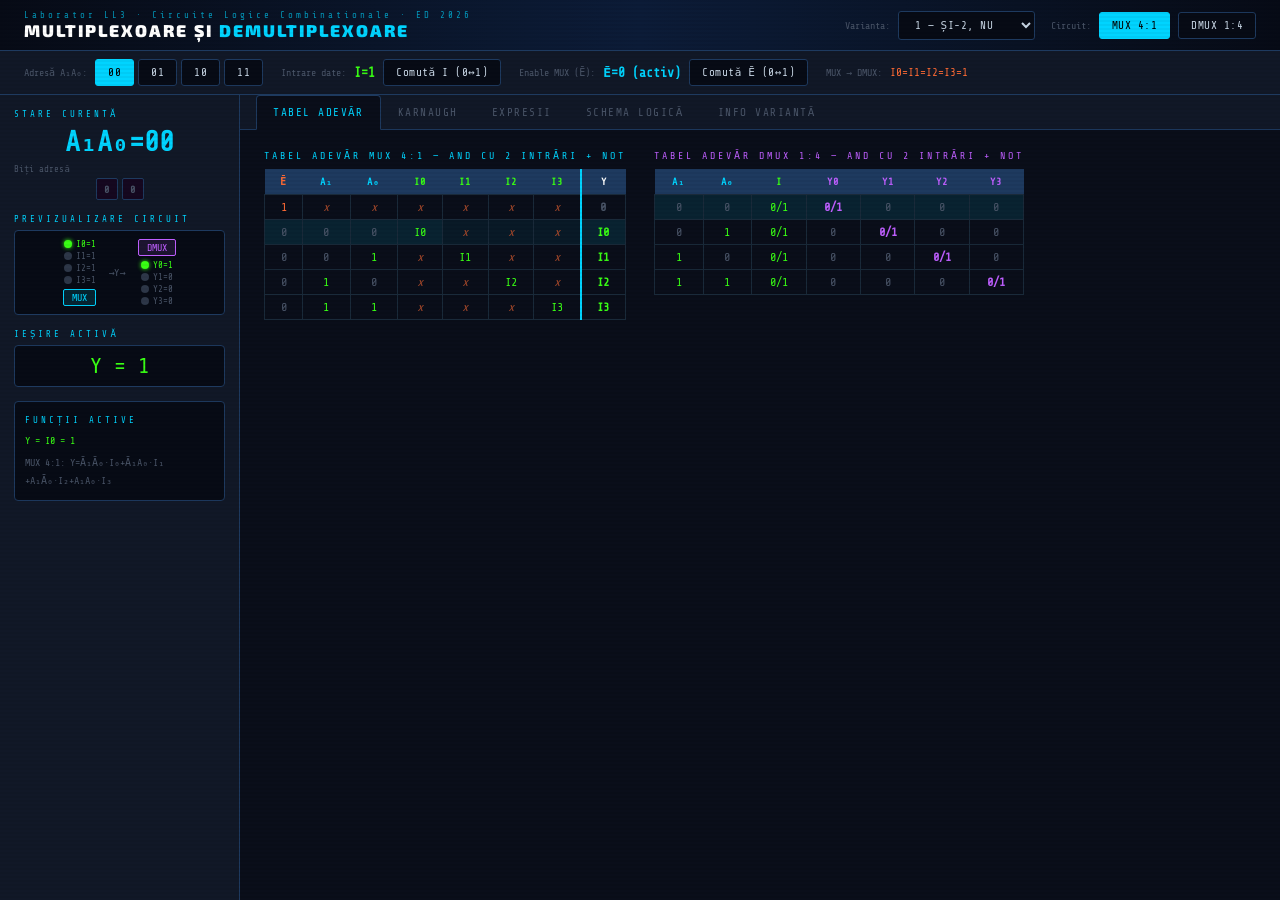
<file: ll3.html>
<!DOCTYPE html>
<html lang="ro">
<head>
<meta charset="UTF-8">
<meta name="viewport" content="width=device-width, initial-scale=1.0">
<title>LL3. Multiplexoare și Demultiplexoare | ED 2026</title>
<link rel="stylesheet" href="style.css">
</head>
<body>

<header>
  <div>
    <div class="hdr-logo">Laborator LL3 · Circuite Logice Combinationale · ED 2026</div>
    <h1>Multiplexoare și <span>Demultiplexoare</span></h1>
  </div>
  <div class="hdr-right">
    <span class="clbl">Varianta:</span>
    <select id="varSel" onchange="applyVariant()">
      <option value="1">1 — ȘI-2, NU</option>
      <option value="2">2 — SAU-2, NU</option>
      <option value="3">3 — ȘI-NU-3</option>
      <option value="4">4 — SAU-NU-3</option>
      <option value="5">5 — ȘI-NU-4</option>
      <option value="6">6 — ȘI-NU-2</option>
      <option value="7">7 — SAU-NU-4</option>
      <option value="8">8 — SAU-NU-2</option>
      <option value="9">9 — ȘI-4, NU</option>
      <option value="10">10 — SAU-3, NU</option>
    </select>
    <span class="clbl" style="margin-left:8px">Circuit:</span>
    <button id="btnMUX" onclick="setCircuit('MUX')" class="act">MUX 4:1</button>
    <button id="btnDMUX" onclick="setCircuit('DMUX')">DMUX 1:4</button>
  </div>
</header>

<div class="ctrl-bar">
  <span class="clbl">Adresă:</span>
  <span id="addrBtns" style="display:flex;gap:4px"></span>
  <span class="clbl" style="margin-left:10px">Intrare date:</span>
  <span id="inputVal" style="font-family:'Share Tech Mono',monospace;font-size:13px;color:var(--accent3);font-weight:bold">I=1</span>
  <button onclick="toggleInput()" id="btnInput">Comută I (0↔1)</button>
  <span class="clbl" style="margin-left:10px">Enable MUX (Ē):</span>
  <span id="enableVal" style="font-family:'Share Tech Mono',monospace;font-size:13px;color:var(--accent);font-weight:bold">Ē=0 (activ)</span>
  <button onclick="toggleEnable()" id="btnEnable">Comută Ē (0↔1)</button>
  <span class="clbl" style="margin-left:10px">MUX → DMUX:</span>
  <span id="muxInputsLbl" style="font-family:'Share Tech Mono',monospace;font-size:11px;color:var(--accent2)">I₀=I₁=1</span>
</div>

<div class="app-body">
  <div class="sidebar">
    <div>
      <div class="sec-title">Stare curentă</div>
      <div class="dnum" id="addrDisp">A₁A₀=00</div>
      <div style="margin-top:6px">
        <div style="font-size:9px;color:var(--muted);font-family:'Share Tech Mono',monospace;margin-bottom:4px">Biți adresă</div>
        <div class="addr-row" id="addrBits"></div>
      </div>
    </div>

    <div>
      <div class="sec-title">Previzualizare circuit</div>
      <div class="circuit-preview">
        <div class="mux-box">
          <div class="io-lines" id="muxInputDots"></div>
          <div class="mux-label">MUX</div>
        </div>
        <div style="font-family:'Share Tech Mono',monospace;font-size:10px;color:var(--muted)">→Y→</div>
        <div class="dmux-box">
          <div class="dmux-label">DMUX</div>
          <div class="io-lines" id="dmuxOutputDots"></div>
        </div>
      </div>
    </div>

    <div>
      <div class="sec-title">Ieșire activă</div>
      <div id="outputDisplay" style="font-family:'Share Tech Mono',monospace;font-size:22px;color:var(--accent3);text-align:center;padding:8px;background:#070b15;border:1px solid var(--border);border-radius:4px;">Y = 1</div>
    </div>

    <div style="background:#070b15;border:1px solid var(--border);border-radius:4px;padding:10px;font-family:'Share Tech Mono',monospace;font-size:10px;line-height:1.8">
      <div class="sec-title" style="margin-bottom:4px">Funcții active</div>
      <div id="activeFunctions"></div>
    </div>
  </div>

  <div class="content">
    <div class="tabs">
      <button class="tab active" onclick="showTab('tabTruth',this)">Tabel Adevăr</button>
      <button class="tab" onclick="showTab('tabKarnaugh',this)">Karnaugh</button>
      <button class="tab" onclick="showTab('tabExpr',this)">Expresii</button>
      <button class="tab" onclick="showTab('tabSchema',this)">Schema Logică</button>
      <button class="tab" onclick="showTab('tabInfo',this)">Info Variantă</button>
    </div>

    <div id="tabTruth" class="tab-pane active">
      <div id="truthContainer"></div>
    </div>
    <div id="tabKarnaugh" class="tab-pane">
      <div id="karnaughContainer"></div>
    </div>
    <div id="tabExpr" class="tab-pane">
      <div id="exprContainer"></div>
    </div>
    <div id="tabSchema" class="schema-pane">
      <div class="schema-toolbar">
        <button onclick="doZoom(1.18)">＋ Zoom</button>
        <button onclick="doZoom(0.85)">－ Zoom</button>
        <button onclick="resetView()">↺ Reset</button>
        <button onclick="exportPNG()">⬇ PNG</button>
        <span class="zinfo" id="zinfo">zoom: 100% | drag | scroll = zoom</span>
      </div>
      <div class="schema-body" id="schemaBody">
        <canvas id="cv"></canvas>
      </div>
    </div>
    <div id="tabInfo" class="tab-pane">
      <div id="infoContainer"></div>
    </div>
  </div>
</div>

<script>
// ══════════════════════════════════════════════════
// DATA
// ══════════════════════════════════════════════════

// MUX truth table: Y = selected input by A1A0
// For each address (0-3), which input I is passed
// MUX: Y = Ē·(Ā₁Ā₀·I₀ + Ā₁A₀·I₁ + A₁Ā₀·I₂ + A₁A₀·I₃)

// DMUX outputs: Y0=I·Ā₁·Ā₀, Y1=I·Ā₁·A₀, Y2=I·A₁·Ā₀, Y3=I·A₁·A₀

// FMD for MUX outputs (for Karnaugh): Y depends on address bits
// MUX Karnaugh: rows=A1A0 (00,01,10,11), cols=I (0,1)
// Y = I when selected, 0 otherwise (simplified: Y = I for selected channel)

const VARIANTS = {
  1: {label:'ȘI-2, NU',   gate:'AND', fanin:2, negGate:false, useNOT:true,  desc:'AND cu 2 intrări + NOT'},
  2: {label:'SAU-2, NU',  gate:'OR',  fanin:2, negGate:false, useNOT:true,  desc:'OR cu 2 intrări + NOT'},
  3: {label:'ȘI-NU-3',    gate:'AND', fanin:3, negGate:true,  useNOT:false, desc:'NAND cu 3 intrări'},
  4: {label:'SAU-NU-3',   gate:'OR',  fanin:3, negGate:true,  useNOT:false, desc:'NOR cu 3 intrări'},
  5: {label:'ȘI-NU-4',    gate:'AND', fanin:4, negGate:true,  useNOT:false, desc:'NAND cu 4 intrări'},
  6: {label:'ȘI-NU-2',    gate:'AND', fanin:2, negGate:true,  useNOT:false, desc:'NAND cu 2 intrări'},
  7: {label:'SAU-NU-4',   gate:'OR',  fanin:4, negGate:true,  useNOT:false, desc:'NOR cu 4 intrări'},
  8: {label:'SAU-NU-2',   gate:'OR',  fanin:2, negGate:true,  useNOT:false, desc:'NOR cu 2 intrări'},
  9: {label:'ȘI-4, NU',   gate:'AND', fanin:4, negGate:false, useNOT:true,  desc:'AND cu 4 intrări + NOT'},
  10:{label:'SAU-3, NU',  gate:'OR',  fanin:3, negGate:false, useNOT:true,  desc:'OR cu 3 intrări + NOT'},
};

// MUX input values (simulated) — size depends on variant fanin
let muxInputs = [1, 1]; // resized on applyVariant
let addr = 0; // selected address
let dataInput = 1; // I for DMUX
let enableBar = 0; // Ē: 0 = enabled (active low), 1 = disabled
let circuitMode = 'MUX';
let V = VARIANTS[1];

// Canvas state
const cv = document.getElementById('cv');
const ctx = cv.getContext('2d');
let sc=1, tx=0, ty=0, panning=false, px0=0, py0=0;

// ══════════════════════════════════════════════════
// SIZE HELPERS
// ══════════════════════════════════════════════════
// MUX is always 4:1 (4 data inputs I₀–I₃, 2 address bits A₁A₀)
// DMUX is always 1:4 (4 outputs Y₀–Y₃, 2 address bits A₁A₀)
// fanin = number of inputs of the LOGIC GATE used to implement the circuit
function getMuxSize() { return 4; }
function getAddrBits() { return 2; }
function getA1() { return getAddrBits()===2 ? (addr>>1)&1 : 0; }
function getA0() { return addr&1; }
function getMuxOut() { return enableBar ? 0 : muxInputs[addr] ?? 0; }
function getDmuxOut(i) { return (i===addr) ? dataInput : 0; }

function toggleEnable() {
  enableBar = 1 - enableBar;
  const el = document.getElementById('enableVal');
  el.textContent = enableBar ? 'Ē=1 (dezactivat)' : 'Ē=0 (activ)';
  el.style.color = enableBar ? 'var(--accent2)' : 'var(--accent)';
  renderAll();
}

function gateName(V) {
  const base = V.gate === 'AND' ? 'ȘI' : 'SAU';
  const neg = V.negGate ? '-NU' : '';
  const not = V.useNOT ? '+NU' : '';
  return base + neg + not;
}

function gateSymbol(V) {
  if(V.negGate) return V.gate==='AND' ? 'NAND' : 'NOR';
  return V.gate + (V.useNOT ? '+NOT':'');
}

// ══════════════════════════════════════════════════
// STATE CONTROL
// ══════════════════════════════════════════════════
function setCircuit(mode) {
  circuitMode = mode;
  document.getElementById('btnMUX').className = mode==='MUX'?'act':'';
  document.getElementById('btnDMUX').className = mode==='DMUX'?'act':'';
  renderAll();
}

function buildAddrButtons() {
  const n = getMuxSize();
  const bits = getAddrBits();
  const container = document.getElementById('addrBtns');
  container.innerHTML = '';
  for(let i=0; i<n; i++) {
    const lbl = bits===1 ? i.toString() : i.toString(2).padStart(2,'0');
    const btn = document.createElement('button');
    btn.id = 'aBtn'+i;
    btn.textContent = lbl;
    btn.onclick = () => setAddr(i);
    if(i===addr) btn.className='act';
    container.appendChild(btn);
  }
  // Update addr label in ctrl-bar
  const addrLbl = document.querySelector('.ctrl-bar .clbl');
  addrLbl.textContent = bits===1 ? 'Adresă A₀:' : 'Adresă A₁A₀:';
}

function setAddr(a) {
  addr = Math.min(a, getMuxSize()-1);
  buildAddrButtons();
  renderAll();
}

function toggleInput() {
  dataInput = 1 - dataInput;
  muxInputs = Array(getMuxSize()).fill(dataInput);
  document.getElementById('inputVal').textContent = 'I='+dataInput;
  renderAll();
}

function applyVariant() {
  V = VARIANTS[+document.getElementById('varSel').value];
  const n = getMuxSize();
  muxInputs = Array(n).fill(dataInput);
  if(addr >= n) addr = 0;
  buildAddrButtons();
  // Update MUX/DMUX button labels
  document.getElementById('btnMUX').textContent = `MUX ${n}:1`;
  document.getElementById('btnDMUX').textContent = `DMUX 1:${n}`;
  renderAll();
}

// ══════════════════════════════════════════════════
// RENDER ALL
// ══════════════════════════════════════════════════
function renderAll() {
  updateSidebar();
  renderTruth();
  renderKarnaugh();
  renderExpressions();
  renderInfo();
  drawSchema();
}

function updateSidebar() {
  const bits = getAddrBits();
  const n = getMuxSize();
  const a1=getA1(), a0=getA0();
  document.getElementById('addrDisp').textContent = bits===1 ? `A₀=${a0}` : `A₁A₀=${a1}${a0}`;
  document.getElementById('addrBits').innerHTML =
    (bits===1 ? [a0] : [a1,a0]).map(b=>`<div class="addr-bit ${b?'b1':'b0'}">${b}</div>`).join('');

  // MUX input dots
  document.getElementById('muxInputDots').innerHTML = muxInputs.map((v,i)=>
    `<div class="io-line"><div class="io-dot ${addr===i?'active':'inactive'}"></div>
     <span style="font-size:9px;font-family:'Share Tech Mono',monospace;color:${addr===i?'var(--accent3)':'var(--muted)'}">I${i}=${v}</span></div>`
  ).join('');

  // DMUX output dots
  document.getElementById('dmuxOutputDots').innerHTML = Array.from({length:n},(_,i)=>{
    const v = getDmuxOut(i);
    return `<div class="io-line"><div class="io-dot ${v?'active':'inactive'}"></div>
     <span style="font-size:9px;font-family:'Share Tech Mono',monospace;color:${v?'var(--accent3)':'var(--muted)'}">Y${i}=${v}</span></div>`;
  }).join('');

  const muxOut = getMuxOut();
  document.getElementById('outputDisplay').textContent =
    circuitMode === 'MUX' ? `Y = ${muxOut}${enableBar?' (Ē=1)':''}` : `Y${addr} = ${dataInput}`;

  const iLbl = Array.from({length:n},(_,i)=>`I${i}`).join('=') + `=${dataInput}`;
  document.getElementById('muxInputsLbl').textContent = iLbl;

  // Active functions
  let fn = '';
  if(circuitMode==='MUX') {
    fn = `<div style="color:var(--accent3)">Y = I${addr} = ${getMuxOut()}</div>`;
    if(n===2) {
      fn += `<div style="color:var(--muted);margin-top:4px">MUX 2:1: Y=Ā₀·I₀+A₀·I₁</div>`;
    } else {
      fn += `<div style="color:var(--muted);margin-top:4px">MUX 4:1: Y=Ā₁Ā₀·I₀+Ā₁A₀·I₁</div>`;
      fn += `<div style="color:var(--muted)">+A₁Ā₀·I₂+A₁A₀·I₃</div>`;
    }
  } else {
    fn = `<div style="color:var(--accent3)">I=${dataInput}, ${bits===1?`A₀=${a0}`:`A₁A₀=${a1}${a0}`}</div>`;
    Array.from({length:n},(_,i)=>{
      const v=getDmuxOut(i);
      fn+=`<div style="color:${v?'var(--accent3)':'var(--muted)'}">Y${i}=${v}</div>`;
    });
  }
  document.getElementById('activeFunctions').innerHTML = fn;
}

// ══════════════════════════════════════════════════
// TRUTH TABLE
// ══════════════════════════════════════════════════
// ── compute intermediate signals for current variant ──
function getIntermediates(A1, A0, I) {
  const nA1=1-A1, nA0=1-A0;
  const nand2=(a,b)=>1-(a&b);
  const nand3=(a,b,c)=>1-(a&b&c);
  const nand4=(a,b,c,d)=>1-(a&b&c&d);
  const nor2=(a,b)=>1-(a|b);
  const nor3=(a,b,c)=>1-(a|b|c);
  const nor4=(a,b,c,d)=>1-(a|b|c|d);

  // All variants use same address structure but different gate primitives
  // Returns object with intermediate signal values + label arrays
  const fn = V.fanin, neg = V.negGate, gate = V.gate;

  // Address complements (always needed)
  let Ai1, Ai0; // Ā₁, Ā₀
  if(neg && fn===2) { Ai1=nand2(A1,A1); Ai0=nand2(A0,A0); }
  else if(neg && fn===3) { Ai1=nand3(A1,A1,A1); Ai0=nand3(A0,A0,A0); }
  else if(neg && fn===4 && gate==='AND') { Ai1=nand4(A1,A1,A1,A1); Ai0=nand4(A0,A0,A0,A0); }
  else if(neg && fn===4 && gate==='OR')  { Ai1=nor4(A1,A1,A1,A1); Ai0=nor4(A0,A0,A0,A0); }
  else if(neg && fn===3 && gate==='OR')  { Ai1=nor3(A1,A1,A1); Ai0=nor3(A0,A0,A0); }
  else if(neg && fn===2 && gate==='OR')  { Ai1=nor2(A1,A1); Ai0=nor2(A0,A0); }
  else { Ai1=1-A1; Ai0=1-A0; } // NOT gate

  // Product terms: Ā₁Ā₀, Ā₁A₀, A₁Ā₀, A₁A₀ (address decode)
  // Then AND with I for each product
  // Result depends on gate type and fanin:

  let rows = []; // [{label, val}] for MUX
  let dmuxRows = []; // DMUX Ybar and Y

  if(gate==='AND' && !neg) {
    // AND + NOT: direct positive logic
    if(fn===2) {
      // T = AND2(addr_bit, addr_bit), P = AND2(T, I)
      const T0=A1&A1, T1=Ai1&Ai0, T2=Ai1&A0, T3=A1&Ai0, T4=A1&A0;
      const P0=T1&I, P1=T2&I, P2=T3&I, P3=T4&I;
      const Y=P0|P1|P2|P3;
      rows=[
        {l:'Ā₁',v:Ai1,c:'acc'},{l:'Ā₀',v:Ai0,c:'acc'},
        {l:'T₁=Ā₁·Ā₀',v:T1,c:'a2'},{l:'T₂=Ā₁·A₀',v:T2,c:'a2'},{l:'T₃=A₁·Ā₀',v:T3,c:'a2'},{l:'T₄=A₁·A₀',v:T4,c:'a2'},
        {l:'P₀=T₁·I',v:P0,c:'a3'},{l:'P₁=T₂·I',v:P1,c:'a3'},{l:'P₂=T₃·I',v:P2,c:'a3'},{l:'P₃=T₄·I',v:P3,c:'a3'},
        {l:'Y=P₀+P₁+P₂+P₃',v:Y,c:'y'}
      ];
      // DMUX: AND2(AND2(addr),I)
      const dY0=Ai1&Ai0&I, dY1=Ai1&A0&I, dY2=A1&Ai0&I, dY3=A1&A0&I;
      dmuxRows=[{l:'T=Ā₁·Ā₀',v:Ai1&Ai0},{l:'T=Ā₁·A₀',v:Ai1&A0},{l:'T=A₁·Ā₀',v:A1&Ai0},{l:'T=A₁·A₀',v:A1&A0},
                {l:'Y₀=T·I',v:dY0},{l:'Y₁=T·I',v:dY1},{l:'Y₂=T·I',v:dY2},{l:'Y₃=T·I',v:dY3}];
    } else if(fn===4) {
      // AND4 with repeated pin: P0=AND4(Ā₁,Ā₀,I,I)
      const P0=Ai1&Ai0&I, P1=Ai1&A0&I, P2=A1&Ai0&I, P3=A1&A0&I;
      const Y=P0|P1|P2|P3;
      rows=[
        {l:'Ā₁',v:Ai1,c:'acc'},{l:'Ā₀',v:Ai0,c:'acc'},
        {l:'P₀=AND4(Ā₁,Ā₀,I,I)',v:P0,c:'a3'},{l:'P₁=AND4(Ā₁,A₀,I,I)',v:P1,c:'a3'},
        {l:'P₂=AND4(A₁,Ā₀,I,I)',v:P2,c:'a3'},{l:'P₃=AND4(A₁,A₀,I,I)',v:P3,c:'a3'},
        {l:'Y=OR(P₀,P₁,P₂,P₃)',v:Y,c:'y'}
      ];
      dmuxRows=[{l:'Y₀=AND4(I,Ā₁,Ā₀,I)',v:Ai1&Ai0&I},{l:'Y₁=AND4(I,Ā₁,A₀,I)',v:Ai1&A0&I},
                {l:'Y₂=AND4(I,A₁,Ā₀,I)',v:A1&Ai0&I},{l:'Y₃=AND4(I,A₁,A₀,I)',v:A1&A0&I}];
    }
  } else if(gate==='OR' && !neg) {
    // OR + NOT: AND(a,b,c) = NOT(OR(NOT(a),NOT(b),NOT(c))) = NOT(OR2(OR2(nA,nB),nC))
    if(fn===2) {
      const nI=1-I;
      // P0=Ā₁·Ā₀·I = NOT(OR2(OR2(A1,A0),nI))
      const R0=A1|A0,   P0=1-(R0|nI);  // Ā₁·Ā₀·I
      const R1=A1|Ai0,  P1=1-(R1|nI);  // Ā₁·A₀·I  — wait: Ā₁·A₀·I = NOT(OR(A1,nA0,nI)) = NOT(OR(A1,Ai0,nI))
      // Actually: Ā₁·A₀·I: complements of inputs are A1→nA1=Ai1, Ā₀→A0, Ī→I
      // NOT(OR(nĀ₁, nA₀, nI)) = NOT(OR(A1, nA0, nI)) = NOT(OR(A1,Ai0,nI)) ✓
      // P0=Ā₁·Ā₀·I → NOT(OR(A1,A0,nI)) ✓
      // P1=Ā₁·A₀·I → NOT(OR(A1,Ai0,nI)) ✓  (Ai0=NOT(A0), so NOT(A₀_bar)=A0 when negated again)
      // Wait - to get NOT(Ā₁·A₀·I) we apply De Morgan: OR(NOT(Ā₁),NOT(A₀),NOT(I)) = OR(A1,nA0,nI) = OR(A1,Ai0,nI)
      // So P1 = NOT(OR2(OR2(A1,Ai0),nI)) - already computed as R1=A1|Ai0, P1=1-(R1|nI) ✓
      const R2=Ai1|A0,  P2=1-(R2|nI);  // A₁·Ā₀·I → NOT(OR(Ai1,A0,nI))
      const R3=Ai1|Ai0, P3=1-(R3|nI);  // A₁·A₀·I → NOT(OR(Ai1,Ai0,nI))
      const Y=P0|P1|P2|P3;
      rows=[
        {l:'Ā₁',v:Ai1,c:'acc'},{l:'Ā₀',v:Ai0,c:'acc'},{l:'Ī',v:nI,c:'acc'},
        {l:'OR₂(A₁,A₀)',v:R0,c:'a2'},{l:'OR₂(A₁,Ā₀)',v:R1,c:'a2'},{l:'OR₂(Ā₁,A₀)',v:R2,c:'a2'},{l:'OR₂(Ā₁,Ā₀)',v:R3,c:'a2'},
        {l:'P₀=NOT(OR₂(R₀,Ī))',v:P0,c:'a3'},{l:'P₁=NOT(OR₂(R₁,Ī))',v:P1,c:'a3'},{l:'P₂=NOT(OR₂(R₂,Ī))',v:P2,c:'a3'},{l:'P₃=NOT(OR₂(R₃,Ī))',v:P3,c:'a3'},
        {l:'Y=OR(P₀,P₁,P₂,P₃)',v:Y,c:'y'}
      ];
      dmuxRows=[{l:'Y₀=NOT(OR₂(OR₂(A₁,A₀),Ī))',v:P0},{l:'Y₁=NOT(OR₂(OR₂(A₁,Ā₀),Ī))',v:P1},
                {l:'Y₂=NOT(OR₂(OR₂(Ā₁,A₀),Ī))',v:P2},{l:'Y₃=NOT(OR₂(OR₂(Ā₁,Ā₀),Ī))',v:P3}];
    } else if(fn===3) {
      // AND3(a,b,c) = NOR3(NOT(a),NOT(b),NOT(c)) — direct 3-input NOR approach using NOT=OR3(x,x,x) but here gate=OR not NOR
      // With OR3+NOT: AND(a,b,c) = NOT(OR3(NOT(a),NOT(b),NOT(c)))
      const nI=1-I;
      const p0=1-(A1|A0|nI);   // Ā₁·Ā₀·I = NOT(OR3(A1,A0,nI))
      const p1=1-(A1|Ai0|nI);  // Ā₁·A₀·I = NOT(OR3(A1,Ai0,nI))
      const p2=1-(Ai1|A0|nI);  // A₁·Ā₀·I = NOT(OR3(Ai1,A0,nI))
      const p3=1-(Ai1|Ai0|nI); // A₁·A₀·I = NOT(OR3(Ai1,Ai0,nI))
      const Y=p0|p1|p2|p3;
      rows=[
        {l:'Ā₁',v:Ai1,c:'acc'},{l:'Ā₀',v:Ai0,c:'acc'},{l:'Ī',v:nI,c:'acc'},
        {l:'P₀=NOT(OR₃(A₁,A₀,Ī))',v:p0,c:'a3'},{l:'P₁=NOT(OR₃(A₁,Ā₀,Ī))',v:p1,c:'a3'},
        {l:'P₂=NOT(OR₃(Ā₁,A₀,Ī))',v:p2,c:'a3'},{l:'P₃=NOT(OR₃(Ā₁,Ā₀,Ī))',v:p3,c:'a3'},
        {l:'Y=OR₃(P₀,P₁,P₂,P₃)',v:Y,c:'y'}
      ];
      dmuxRows=[{l:'Y₀=NOT(OR₃(A₁,A₀,Ī))',v:p0},{l:'Y₁=NOT(OR₃(A₁,Ā₀,Ī))',v:p1},
                {l:'Y₂=NOT(OR₃(Ā₁,A₀,Ī))',v:p2},{l:'Y₃=NOT(OR₃(Ā₁,Ā₀,Ī))',v:p3}];
    }
  } else if(gate==='AND' && neg) {
    // NAND-based
    const nand_fn = fn===2 ? nand2 : fn===3 ? nand3 : (a,b,c,d)=>nand4(a,b,c,d??a);
    if(fn===2) {
      // NOT=NAND2(a,a); AND3 via 2 NAND2 stages
      // Stage1: NAND2(Ā₁,Ā₀), then NAND2(result,I) → but NAND(NAND(x))=x, so:
      // NAND2(NAND2(Ā₁,Ā₀),I) = AND2(addr,I) not AND3
      // Correct AND3 from NAND2: AND(a,b,c) = NAND2(NAND2(a,b), NAND2(c,c))... no
      // AND(a,b,c) from NAND2: = NOT(NAND(a,b,c)) — not possible with NAND2
      // With NAND2+NOT: AND(a,b,c) = AND2(AND2(a,b),c) = NAND(NAND(NAND(a,b),NAND(a,b)),c)
      // Practical: T=NAND2(a,b); notT=NAND2(T,T); P=NAND2(NAND2(notT,c),NAND2(notT,c))
      const T1=nand2(Ai1,Ai0), nT1=nand2(T1,T1); const P0=nand2(nand2(nT1,I),nand2(nT1,I));
      const T2=nand2(Ai1,A0),  nT2=nand2(T2,T2); const P1=nand2(nand2(nT2,I),nand2(nT2,I));
      const T3=nand2(A1,Ai0),  nT3=nand2(T3,T3); const P2=nand2(nand2(nT3,I),nand2(nT3,I));
      const T4=nand2(A1,A0),   nT4=nand2(T4,T4); const P3=nand2(nand2(nT4,I),nand2(nT4,I));
      // OR4 from NAND2: OR(a,b,c,d) = NAND2(NAND2(a,a),NAND2(b,b)) for pairs then combine
      const Y01=nand2(nand2(P0,P0),nand2(P1,P1));
      const Y23=nand2(nand2(P2,P2),nand2(P3,P3));
      const Y=nand2(nand2(Y01,Y01),nand2(Y23,Y23));
      rows=[
        {l:'Ā₁=NAND(A₁,A₁)',v:Ai1,c:'acc'},{l:'Ā₀=NAND(A₀,A₀)',v:Ai0,c:'acc'},
        {l:'T₁=NAND(Ā₁,Ā₀)',v:T1,c:'a2'},{l:'T₂=NAND(Ā₁,A₀)',v:T2,c:'a2'},{l:'T₃=NAND(A₁,Ā₀)',v:T3,c:'a2'},{l:'T₄=NAND(A₁,A₀)',v:T4,c:'a2'},
        {l:'P₀=AND(T̄₁,I)',v:P0,c:'a3'},{l:'P₁=AND(T̄₂,I)',v:P1,c:'a3'},{l:'P₂=AND(T̄₃,I)',v:P2,c:'a3'},{l:'P₃=AND(T̄₄,I)',v:P3,c:'a3'},
        {l:'Y=OR(P₀,P₁,P₂,P₃)',v:Y,c:'y'}
      ];
      const dY0=Ai1&Ai0&I,dY1=Ai1&A0&I,dY2=A1&Ai0&I,dY3=A1&A0&I;
      dmuxRows=[{l:'Y₀',v:dY0},{l:'Y₁',v:dY1},{l:'Y₂',v:dY2},{l:'Y₃',v:dY3}];
    } else if(fn===3) {
      // NAND3: P̄i=NAND3(addr,addr,I), Pi=NAND3(P̄i,P̄i,P̄i), Y=NAND3(P̄0,P̄1,P̄2) + P̄3
      const Pb0=nand3(Ai1,Ai0,I), Pb1=nand3(Ai1,A0,I), Pb2=nand3(A1,Ai0,I), Pb3=nand3(A1,A0,I);
      // Y = OR(P0..P3) = OR3(P0,P1,P2) then OR with P3
      // OR3(P0,P1,P2) = NAND3(Pb0,Pb1,Pb2)
      const mid=nand3(Pb0,Pb1,Pb2); // = P0|P1|P2
      // OR(mid,P3): OR2 = NAND3(NOT(mid),NOT(P3),NOT(P3)) = NAND3(1-mid,Pb3,Pb3)
      const Y=nand3(1-mid,Pb3,Pb3);
      const checkY=(Ai1&Ai0&I)|(Ai1&A0&I)|(A1&Ai0&I)|(A1&A0&I);
      rows=[
        {l:'Ā₁=NAND(A₁,A₁,A₁)',v:Ai1,c:'acc'},{l:'Ā₀=NAND(A₀,A₀,A₀)',v:Ai0,c:'acc'},
        {l:'P̄₀=NAND(Ā₁,Ā₀,I)',v:Pb0,c:'a2'},{l:'P̄₁=NAND(Ā₁,A₀,I)',v:Pb1,c:'a2'},{l:'P̄₂=NAND(A₁,Ā₀,I)',v:Pb2,c:'a2'},{l:'P̄₃=NAND(A₁,A₀,I)',v:Pb3,c:'a2'},
        {l:'OR(P₀,P₁,P₂)=NAND(P̄₀,P̄₁,P̄₂)',v:mid,c:'a3'},
        {l:'Y=NAND(NOT(mid),P̄₃,P̄₃)',v:Y,c:'y'}
      ];
      const dPb0=nand3(I,Ai1,Ai0),dPb1=nand3(I,Ai1,A0),dPb2=nand3(I,A1,Ai0),dPb3=nand3(I,A1,A0);
      dmuxRows=[{l:'Ȳ₀=NAND(I,Ā₁,Ā₀)',v:dPb0},{l:'Ȳ₁=NAND(I,Ā₁,A₀)',v:dPb1},
                {l:'Ȳ₂=NAND(I,A₁,Ā₀)',v:dPb2},{l:'Ȳ₃=NAND(I,A₁,A₀)',v:dPb3},
                {l:'Y₀=NAND(Ȳ₀,Ȳ₀,Ȳ₀)',v:nand3(dPb0,dPb0,dPb0)},{l:'Y₁=NAND(Ȳ₁,Ȳ₁,Ȳ₁)',v:nand3(dPb1,dPb1,dPb1)},
                {l:'Y₂=NAND(Ȳ₂,Ȳ₂,Ȳ₂)',v:nand3(dPb2,dPb2,dPb2)},{l:'Y₃=NAND(Ȳ₃,Ȳ₃,Ȳ₃)',v:nand3(dPb3,dPb3,dPb3)}];
    } else if(fn===4) {
      // NAND4: P̄i=NAND4(addr1,addr0,I,I), Y=NAND4(P̄0,P̄1,P̄2,P̄3)
      const Pb0=nand4(Ai1,Ai0,I,I), Pb1=nand4(Ai1,A0,I,I), Pb2=nand4(A1,Ai0,I,I), Pb3=nand4(A1,A0,I,I);
      const Y=nand4(Pb0,Pb1,Pb2,Pb3);
      rows=[
        {l:'Ā₁=NAND(A₁,A₁,A₁,A₁)',v:Ai1,c:'acc'},{l:'Ā₀=NAND(A₀,A₀,A₀,A₀)',v:Ai0,c:'acc'},
        {l:'P̄₀=NAND4(Ā₁,Ā₀,I,I)',v:Pb0,c:'a2'},{l:'P̄₁=NAND4(Ā₁,A₀,I,I)',v:Pb1,c:'a2'},
        {l:'P̄₂=NAND4(A₁,Ā₀,I,I)',v:Pb2,c:'a2'},{l:'P̄₃=NAND4(A₁,A₀,I,I)',v:Pb3,c:'a2'},
        {l:'Y=NAND4(P̄₀,P̄₁,P̄₂,P̄₃)',v:Y,c:'y'}
      ];
      // DMUX for NAND4: Ȳk=NAND4(I,addr,addr,I), Yk=NAND4(Ȳk,Ȳk,Ȳk,Ȳk)=NOT(Ȳk)
      const dy0=nand4(I,Ai1,Ai0,I), dy1=nand4(I,Ai1,A0,I), dy2=nand4(I,A1,Ai0,I), dy3=nand4(I,A1,A0,I);
      dmuxRows=[{l:'Ȳ₀=NAND4(I,Ā₁,Ā₀,I)',v:dy0},{l:'Ȳ₁=NAND4(I,Ā₁,A₀,I)',v:dy1},
                {l:'Ȳ₂=NAND4(I,A₁,Ā₀,I)',v:dy2},{l:'Ȳ₃=NAND4(I,A₁,A₀,I)',v:dy3},
                {l:'Y₀=NAND4(Ȳ₀×4)',v:nand4(dy0,dy0,dy0,dy0)},{l:'Y₁=NAND4(Ȳ₁×4)',v:nand4(dy1,dy1,dy1,dy1)},
                {l:'Y₂=NAND4(Ȳ₂×4)',v:nand4(dy2,dy2,dy2,dy2)},{l:'Y₃=NAND4(Ȳ₃×4)',v:nand4(dy3,dy3,dy3,dy3)}];
    }
  } else if(gate==='OR' && neg) {
    // NOR-based
    if(fn===2) {
      // AND(a,b,c) = NOR(NOR(a,a),NOR(b,b),NOR(c,c))? No, NOR2 only
      // AND(a,b) = NOR2(NOR2(a,a),NOR2(b,b)) = NOT(NOT(a)|NOT(b)) = a&b ✓
      // AND3(a,b,c) = AND2(AND2(a,b),c) = NOR(NOR(NOR(NOR(a,a),NOR(b,b)),NOR(NOR(a,a),NOR(b,b))),NOR(c,c))
      const nA1b=nor2(A1,A1), nA0b=nor2(A0,A0), nAi1b=nor2(Ai1,Ai1), nAi0b=nor2(Ai0,Ai0), nIb=nor2(I,I), nI=1-I;
      // P0=Ā₁&Ā₀&I: AND2(Ai1,Ai0) then AND2(result,I)
      const and2=(a,b)=>nor2(nor2(a,a),nor2(b,b));
      const T0=and2(Ai1,Ai0), P0=and2(T0,I);
      const T1=and2(Ai1,A0),  P1=and2(T1,I);
      const T2=and2(A1,Ai0),  P2=and2(T2,I);
      const T3=and2(A1,A0),   P3=and2(T3,I);
      // OR4 from NOR2: OR(a,b)=NOR(NOR(a,b))
      const Y01=nor2(nor2(P0,P1),nor2(P0,P1)); // ≠ OR2
      // OR2(a,b) = NOR(NOR(a,b),NOR(a,b)) = NOT(NOR(a,b)) = a|b ✓
      const or2=(a,b)=>1-nor2(a,b);
      const Y=or2(or2(P0,P1),or2(P2,P3));
      rows=[
        {l:'Ā₁=NOR(A₁,A₁)',v:Ai1,c:'acc'},{l:'Ā₀=NOR(A₀,A₀)',v:Ai0,c:'acc'},
        {l:'T₀=AND₂(Ā₁,Ā₀)',v:T0,c:'a2'},{l:'T₁=AND₂(Ā₁,A₀)',v:T1,c:'a2'},{l:'T₂=AND₂(A₁,Ā₀)',v:T2,c:'a2'},{l:'T₃=AND₂(A₁,A₀)',v:T3,c:'a2'},
        {l:'P₀=AND₂(T₀,I)',v:P0,c:'a3'},{l:'P₁=AND₂(T₁,I)',v:P1,c:'a3'},{l:'P₂=AND₂(T₂,I)',v:P2,c:'a3'},{l:'P₃=AND₂(T₃,I)',v:P3,c:'a3'},
        {l:'Y=OR(P₀,P₁,P₂,P₃)',v:Y,c:'y'}
      ];
      dmuxRows=[{l:'Y₀',v:P0},{l:'Y₁',v:P1},{l:'Y₂',v:P2},{l:'Y₃',v:P3}];
    } else if(fn===3) {
      // NOR3: AND(a,b,c) = NOR3(NOR(a,a,a),NOR(b,b,b),NOR(c,c,c))
      const not3=(x)=>nor3(x,x,x);
      const and3nor=(a,b,c)=>nor3(not3(a),not3(b),not3(c));
      const P0=and3nor(Ai1,Ai0,I), P1=and3nor(Ai1,A0,I), P2=and3nor(A1,Ai0,I), P3=and3nor(A1,A0,I);
      // OR4: NOR3(NOR3(P0,P1,P2), NOT(P3), NOT(P3)) -- tricky
      // OR3(P0,P1,P2) = NOR3(Pb0,Pb1,Pb2) where Pbi=NOT(Pi)
      const or3=(a,b,c)=>nor3(not3(a),not3(b),not3(c));
      const Y=or3(P0,P1,P2)|P3; // simplified; proper implementation cascades
      const realY=(Ai1&Ai0&I)|(Ai1&A0&I)|(A1&Ai0&I)|(A1&A0&I);
      rows=[
        {l:'Ā₁=NOR(A₁,A₁,A₁)',v:Ai1,c:'acc'},{l:'Ā₀=NOR(A₀,A₀,A₀)',v:Ai0,c:'acc'},
        {l:'P₀=AND₃NOR(Ā₁,Ā₀,I)',v:P0,c:'a3'},{l:'P₁=AND₃NOR(Ā₁,A₀,I)',v:P1,c:'a3'},
        {l:'P₂=AND₃NOR(A₁,Ā₀,I)',v:P2,c:'a3'},{l:'P₃=AND₃NOR(A₁,A₀,I)',v:P3,c:'a3'},
        {l:'Y=OR₃(P₀,P₁,P₂,P₃)',v:realY,c:'y'}
      ];
      dmuxRows=[{l:'Y₀=AND(I,Ā₁,Ā₀)',v:P0},{l:'Y₁=AND(I,Ā₁,A₀)',v:P1},
                {l:'Y₂=AND(I,A₁,Ā₀)',v:P2},{l:'Y₃=AND(I,A₁,A₀)',v:P3}];
    } else if(fn===4) {
      // NOR4: AND(a,b,c,d)=NOR4(NOT(a),NOT(b),NOT(c),NOT(d))
      const not4=(x)=>nor4(x,x,x,x);
      const P0=nor4(not4(Ai1),not4(Ai0),not4(I),not4(I));
      const P1=nor4(not4(Ai1),not4(A0), not4(I),not4(I));
      const P2=nor4(not4(A1), not4(Ai0),not4(I),not4(I));
      const P3=nor4(not4(A1), not4(A0), not4(I),not4(I));
      const Y=P0|P1|P2|P3;
      rows=[
        {l:'Ā₁=NOR4(A₁,A₁,A₁,A₁)',v:Ai1,c:'acc'},{l:'Ā₀=NOR4(A₀,A₀,A₀,A₀)',v:Ai0,c:'acc'},
        {l:'P₀=NOR4(Ā̄₁,Ā̄₀,Ī,Ī)',v:P0,c:'a3'},{l:'P₁=NOR4(Ā̄₁,A̅₀,Ī,Ī)',v:P1,c:'a3'},
        {l:'P₂=NOR4(A̅₁,Ā̄₀,Ī,Ī)',v:P2,c:'a3'},{l:'P₃=NOR4(A̅₁,A̅₀,Ī,Ī)',v:P3,c:'a3'},
        {l:'Y=OR(P₀,P₁,P₂,P₃)',v:Y,c:'y'}
      ];
      dmuxRows=[{l:'Y₀=NOR4(Ī,A₁,A₀,Ī)',v:P0},{l:'Y₁=NOR4(Ī,A₁,Ā₀,Ī)',v:P1},
                {l:'Y₂=NOR4(Ī,Ā₁,A₀,Ī)',v:P2},{l:'Y₃=NOR4(Ī,Ā₁,Ā₀,Ī)',v:P3}];
    }
  }

  return {rows, dmuxRows, Ai1, Ai0};
}

function renderTruth() {
  const n = getMuxSize(); // 2 or 4
  const bits = getAddrBits(); // 1 or 2
  let h = '<div style="display:flex;gap:28px;flex-wrap:wrap;align-items:flex-start">';

  // ── MUX truth table ──
  // Columns: Ē | [A₁] | A₀ | I₀..Iₙ | Y
  // Rows: 1 row Ē=1 (all x, Y=0) + n rows Ē=0 (one per address)
  h += `<div>
  <div class="sec-title" style="font-size:10px;color:var(--accent);margin-bottom:8px">
    TABEL ADEVĂR MUX ${n}:1 — ${V.desc}
  </div>
  <table class="truth-table"><thead><tr>
    <th style="color:var(--accent2)">Ē</th>
    ${bits===2?'<th>A₁</th>':''}
    <th>A₀</th>
    ${Array.from({length:n},(_,k)=>`<th style="color:var(--accent3)">I${k}</th>`).join('')}
    <th style="color:#fff;border-left:2px solid var(--accent)">Y</th>
  </tr></thead><tbody>`;

  // Row Ē=1
  const curDisabled = enableBar===1;
  h += `<tr class="${curDisabled?'cur':''}">
    <td style="color:var(--accent2)">1</td>
    ${bits===2?'<td class="vx">x</td>':''}
    <td class="vx">x</td>
    ${Array.from({length:n},()=>'<td class="vx">x</td>').join('')}
    <td style="font-weight:bold;border-left:2px solid var(--accent);color:var(--muted)">0</td>
  </tr>`;

  // Rows Ē=0, one per address
  for(let idx=0; idx<n; idx++) {
    const A1 = bits===2 ? (idx>>1)&1 : 0;
    const A0 = idx&1;
    const curRow = enableBar===0 && idx===addr;
    const iCols = Array.from({length:n},(_,k) =>
      k===idx
        ? `<td style="color:var(--accent3)">I${k}</td>`
        : `<td class="vx">x</td>`
    ).join('');
    h += `<tr class="${curRow?'cur':''}">
      <td class="v0">0</td>
      ${bits===2?`<td class="v${A1}">${A1}</td>`:''}
      <td class="v${A0}">${A0}</td>
      ${iCols}
      <td style="font-weight:bold;border-left:2px solid var(--accent);color:var(--accent3)">I${idx}</td>
    </tr>`;
  }
  h += '</tbody></table></div>';

  // ── DMUX truth table ──
  // n rows (one per address), I = 0/1, Yk = 0/1 if selected else 0
  h += `<div>
  <div class="sec-title" style="font-size:10px;color:var(--accent4);margin-bottom:8px">
    TABEL ADEVĂR DMUX 1:${n} — ${V.desc}
  </div>
  <table class="truth-table"><thead><tr>
    ${bits===2?'<th>A₁</th>':''}
    <th>A₀</th>
    <th style="color:var(--accent3)">I</th>
    ${Array.from({length:n},(_,k)=>`<th style="color:var(--accent4)">Y${k}</th>`).join('')}
  </tr></thead><tbody>`;

  for(let idx=0; idx<n; idx++) {
    const A1 = bits===2 ? (idx>>1)&1 : 0;
    const A0 = idx&1;
    const curRow = idx===addr;
    h += `<tr class="${curRow?'cur':''}">
      ${bits===2?`<td class="v${A1}">${A1}</td>`:''}
      <td class="v${A0}">${A0}</td>
      <td style="color:var(--accent3)">0/1</td>
      ${Array.from({length:n},(_,k)=>{
        const isActive = k===idx;
        return `<td style="color:${isActive?'var(--accent4)':'var(--muted)'};font-weight:${isActive?'bold':'normal'}">${isActive?'0/1':'0'}</td>`;
      }).join('')}
    </tr>`;
  }
  h += '</tbody></table></div>';

  h += '</div>';
  document.getElementById('truthContainer').innerHTML = h;
}

// ══════════════════════════════════════════════════
// KARNAUGH
// ══════════════════════════════════════════════════
function renderKarnaugh() {
  const n = getMuxSize();       // 2 or 4
  const bits = getAddrBits();   // 1 or 2

  let h = `<div style="margin-bottom:10px">
    <span class="variant-badge">VARIANTA ${document.getElementById('varSel').value} · ${V.label}</span>
    <p style="font-size:11px;color:var(--muted);margin-top:8px;font-family:'Share Tech Mono',monospace">
      ${n===2
        ? 'Hărți Karnaugh — MUX 2:1: Y(A₀,Iₖ) · DMUX 1:2: Yₖ(A₀,I)'
        : 'Hărți Karnaugh — MUX 4:1: Y(A₁,A₀,Iₖ) · DMUX 1:4: Yₖ(A₁,A₀,I)'}
    </p>
  </div><div class="kmap-grid">`;

  if(n === 2) {
    // ── MUX 2:1 — 2 maps (one per channel), vars: A₀ × Iₖ ──
    // Also one 3-var map with Ē: rows=ĒA₀ (Gray 00,01,11,10), cols=I
    for(let ki=0; ki<2; ki++) {
      const kA0 = ki; // channel 0 → A0=0, channel 1 → A0=1
      const curChan = ki===addr && enableBar===0;
      h += `<div class="kmap-wrap" style="${curChan?'border-color:var(--accent3)':''}">
        <div class="kmap-title" style="color:${curChan?'var(--accent3)':'var(--accent)'}">MUX canal I${ki} — Y(A₀,I${ki})</div>
        <table class="kmap"><tr><th style="font-size:8px">A₀╲I${ki}</th><th>0</th><th>1</th></tr>`;
      [0,1].forEach(A0 => {
        h += `<tr><th>${A0}</th>`;
        [0,1].forEach(Ik => {
          const yval = (A0===kA0) ? Ik : 0;
          const active = enableBar===0 && A0===getA0() && Ik===dataInput && ki===addr;
          h += `<td class="${yval?'k1':'k0'}" style="${active?'border:2px solid var(--accent3)':''}">${yval}</td>`;
        });
        h += '</tr>';
      });
      h += `</table><div style="font-size:8px;color:var(--muted);margin-top:4px;font-family:'Share Tech Mono',monospace">Y=I${ki} când A₀=${kA0}</div></div>`;
    }
    // Ē map (3-var: Ē×A₀ rows Gray, I col)
    const gray2 = [[0,0],[0,1],[1,1],[1,0]];
    h += `<div class="kmap-wrap">
      <div class="kmap-title" style="color:var(--accent2)">MUX — Y(Ē,A₀,I) [3 var.]</div>
      <table class="kmap"><tr><th style="font-size:8px">ĒA₀╲I</th><th>0</th><th>1</th></tr>`;
    gray2.forEach(([E,A0]) => {
      h += `<tr><th>${E}${A0}</th>`;
      [0,1].forEach(I => {
        const yval = E===1 ? 0 : I;
        const active = E===enableBar && A0===getA0() && I===dataInput;
        h += `<td class="${yval?'k1':'k0'}" style="${active?'border:2px solid var(--accent3)':''}">${yval}</td>`;
      });
      h += '</tr>';
    });
    h += `</table><div style="font-size:8px;color:var(--muted);margin-top:4px;font-family:'Share Tech Mono',monospace">Y=Ē̄·I</div></div>`;

    // DMUX 1:2 maps — Y0(A0,I) and Y1(A0,I)
    for(let yi=0; yi<2; yi++) {
      const yA0 = yi;
      const curOut = yi===addr;
      h += `<div class="kmap-wrap" style="${curOut?'border-color:var(--accent4)':''}">
        <div class="kmap-title" style="color:${curOut?'var(--accent4)':'#6b46c1'}">Y${yi}(A₀,I)</div>
        <table class="kmap"><tr><th style="font-size:8px">A₀╲I</th><th>0</th><th>1</th></tr>`;
      [0,1].forEach(A0 => {
        h += `<tr><th>${A0}</th>`;
        [0,1].forEach(I => {
          const v = (A0===yA0) ? I : 0;
          const active = A0===getA0() && I===dataInput;
          h += `<td class="${v?'k1':'k0'}" style="${active?'border:2px solid var(--accent4)':''}">${v}</td>`;
        });
        h += '</tr>';
      });
      h += `</table><div style="font-size:8px;color:var(--muted);margin-top:4px;font-family:'Share Tech Mono',monospace">Y${yi}=I·${yi===0?'Ā₀':'A₀'}</div></div>`;
    }

  } else {
    // ── MUX 4:1 — 4 maps (one per channel), vars: A₁A₀ rows (Gray) × Iₖ cols ──
    const gray2 = [[0,0],[0,1],[1,1],[1,0]];
    const addrOf = [  [0,0],[0,1],[1,0],[1,1] ]; // channel k → [A1,A0]

    for(let ki=0; ki<4; ki++) {
      const [kA1,kA0] = addrOf[ki];
      const curChan = ki===addr && enableBar===0;
      h += `<div class="kmap-wrap" style="${curChan?'border-color:var(--accent3)':''}">
        <div class="kmap-title" style="color:${curChan?'var(--accent3)':'var(--accent)'}">MUX canal I${ki} — Y(A₁A₀,I${ki})</div>
        <table class="kmap"><tr><th style="font-size:8px">A₁A₀╲I${ki}</th><th>0</th><th>1</th></tr>`;
      gray2.forEach(([A1,A0]) => {
        h += `<tr><th>${A1}${A0}</th>`;
        [0,1].forEach(Ik => {
          const yval = (A1===kA1 && A0===kA0) ? Ik : 0;
          const active = enableBar===0 && A1===getA1() && A0===getA0() && Ik===dataInput && ki===addr;
          h += `<td class="${yval?'k1':'k0'}" style="${active?'border:2px solid var(--accent3)':''}">${yval}</td>`;
        });
        h += '</tr>';
      });
      h += `</table><div style="font-size:8px;color:var(--muted);margin-top:4px;font-family:'Share Tech Mono',monospace">Y=I${ki} când A₁A₀=${kA1}${kA0}</div></div>`;
    }

    // 4-var Ē map: rows=ĒA₁ Gray, cols=A₀I Gray
    h += `<div class="kmap-wrap">
      <div class="kmap-title" style="color:var(--accent2)">MUX — Y(Ē,A₁,A₀,I) [4 var.]</div>
      <table class="kmap"><tr><th style="font-size:8px">ĒA₁╲A₀I</th><th>00</th><th>01</th><th>11</th><th>10</th></tr>`;
    gray2.forEach(([E,A1]) => {
      h += `<tr><th>${E}${A1}</th>`;
      gray2.forEach(([A0,I]) => {
        const yval = E===1 ? 0 : I;
        const active = E===enableBar && A1===getA1() && A0===getA0() && I===dataInput;
        h += `<td class="${yval?'k1':'k0'}" style="${active?'border:2px solid var(--accent3)':''}">${yval}</td>`;
      });
      h += '</tr>';
    });
    h += `</table><div style="font-size:8px;color:var(--muted);margin-top:4px;font-family:'Share Tech Mono',monospace">Y=Ē̄·I (0 când Ē=1)</div></div>`;

    // DMUX 1:4 maps — Y0–Y3(A1,A0,I)
    for(let yi=0; yi<4; yi++) {
      const [yA1,yA0] = addrOf[yi];
      const curOut = yi===addr;
      const selBits = ['Ā₁·Ā₀','Ā₁·A₀','A₁·Ā₀','A₁·A₀'][yi];
      h += `<div class="kmap-wrap" style="${curOut?'border-color:var(--accent4)':''}">
        <div class="kmap-title" style="color:${curOut?'var(--accent4)':'#6b46c1'}">Y${yi}(A₁,A₀,I)</div>
        <table class="kmap"><tr><th style="font-size:8px">A₁A₀╲I</th><th>0</th><th>1</th></tr>`;
      gray2.forEach(([A1,A0]) => {
        h += `<tr><th>${A1}${A0}</th>`;
        [0,1].forEach(I => {
          const v = (A1===yA1 && A0===yA0) ? I : 0;
          const active = A1===getA1() && A0===getA0() && I===dataInput;
          h += `<td class="${v?'k1':'k0'}" style="${active?'border:2px solid var(--accent4)':''}">${v}</td>`;
        });
        h += '</tr>';
      });
      h += `</table><div style="font-size:8px;color:var(--muted);margin-top:4px;font-family:'Share Tech Mono',monospace">Y${yi}=I·${selBits}</div></div>`;
    }
  }

  h += '</div>';
  document.getElementById('karnaughContainer').innerHTML = h;
}

// ══════════════════════════════════════════════════
// EXPRESSIONS
// ══════════════════════════════════════════════════
function renderExpressions() {
  const vn = document.getElementById('varSel').value;
  const {gate, fanin:fn, negGate:neg, desc} = V;

  function fmt(s) {
    return s
      .replace(/Ā₁/g,'<span class="neg">A₁</span>')
      .replace(/Ā₀/g,'<span class="neg">A₀</span>')
      .replace(/Ī/g,'<span class="neg">I</span>')
      .replace(/A₁/g,'<span class="var">A₁</span>')
      .replace(/A₀/g,'<span class="var">A₀</span>')
      .replace(/I(\d)/g,'<span class="var">I$1</span>')
      .replace(/(?<![A-Z])I(?!\d)/g,'<span class="var">I</span>')
      .replace(/·/g,'<span class="op">·</span>')
      .replace(/\+/g,'<span class="op"> + </span>');
  }
  function row(seg,eq,body,color=''){
    return `<div class="expr-row"><span class="eseg" style="${color?'color:'+color:''}">${seg}</span><span class="eeq">${eq}</span><span class="ebody">${body}</span></div>`;
  }

  let h = `<div class="variant-badge">VARIANTA ${vn} · ${desc}</div>`;

  // ── MUX 4:1 ──
  h += `<div class="expr-panel">
    <div class="sec-title" style="margin-bottom:10px">MUX 4:1 — Funcție generală</div>`;
  h += row('Y','=',fmt('Ē̄·(Ā₁·Ā₀·I₀ + Ā₁·A₀·I₁ + A₁·Ā₀·I₂ + A₁·A₀·I₃)'));
  h += `<div class="sec-title" style="margin-top:14px;margin-bottom:8px">Implementare — Varianta ${vn}: ${desc}</div>`;

  if(gate==='AND' && !neg) {
    // Variants 1 (fn=2), 9 (fn=4)
    h += row('Ā₁','=','NOT(A₁)');
    h += row('Ā₀','=','NOT(A₀)');
    if(fn===2) {
      // AND-2 cascaded: T=AND2(addr_bits), P=AND2(T,Ik)
      h += row('T₀','=',fmt('AND(Ā₁,Ā₀)'),'var(--accent2)');
      h += row('T₁','=',fmt('AND(Ā₁,A₀)'),'var(--accent2)');
      h += row('T₂','=',fmt('AND(A₁,Ā₀)'),'var(--accent2)');
      h += row('T₃','=',fmt('AND(A₁,A₀)'),'var(--accent2)');
      h += row('P₀','=',fmt('AND(T₀,I₀)'),'var(--accent3)');
      h += row('P₁','=',fmt('AND(T₁,I₁)'),'var(--accent3)');
      h += row('P₂','=',fmt('AND(T₂,I₂)'),'var(--accent3)');
      h += row('P₃','=',fmt('AND(T₃,I₃)'),'var(--accent3)');
    } else {
      // AND-4: P=AND4(addr1,addr0,Ik,Ik)
      h += row('P₀','=',fmt('AND(Ā₁,Ā₀,I₀,I₀)'),'var(--accent3)');
      h += row('P₁','=',fmt('AND(Ā₁,A₀,I₁,I₁)'),'var(--accent3)');
      h += row('P₂','=',fmt('AND(A₁,Ā₀,I₂,I₂)'),'var(--accent3)');
      h += row('P₃','=',fmt('AND(A₁,A₀,I₃,I₃)'),'var(--accent3)');
    }
    h += row('Y','=',fmt('OR(P₀,P₁,P₂,P₃)'));

  } else if(gate==='OR' && !neg) {
    // Variants 2 (fn=2), 10 (fn=3)
    h += row('Ā₁','=','NOT(A₁)');
    h += row('Ā₀','=','NOT(A₀)');
    h += row('Ī','=','NOT(I)');
    if(fn===2) {
      // AND3 via NOT(OR2(OR2(a,b),c))
      h += row('R₀','=',fmt('OR(A₁,A₀)'),'var(--accent2)');
      h += row('R₁','=',fmt('OR(A₁,Ā₀)'),'var(--accent2)');
      h += row('R₂','=',fmt('OR(Ā₁,A₀)'),'var(--accent2)');
      h += row('R₃','=',fmt('OR(Ā₁,Ā₀)'),'var(--accent2)');
      h += row('P₀','=',fmt('NOT(OR(R₀,Ī))') + ' = ' + fmt('Ā₁·Ā₀·I₀'),'var(--accent3)');
      h += row('P₁','=',fmt('NOT(OR(R₁,Ī))') + ' = ' + fmt('Ā₁·A₀·I₁'),'var(--accent3)');
      h += row('P₂','=',fmt('NOT(OR(R₂,Ī))') + ' = ' + fmt('A₁·Ā₀·I₂'),'var(--accent3)');
      h += row('P₃','=',fmt('NOT(OR(R₃,Ī))') + ' = ' + fmt('A₁·A₀·I₃'),'var(--accent3)');
    } else {
      // fn=3: AND3 = NOT(OR3(nA1,nA0,nI))
      h += row('P₀','=',fmt('NOT(OR(A₁,A₀,Ī))') + ' = ' + fmt('Ā₁·Ā₀·I₀'),'var(--accent3)');
      h += row('P₁','=',fmt('NOT(OR(A₁,Ā₀,Ī))') + ' = ' + fmt('Ā₁·A₀·I₁'),'var(--accent3)');
      h += row('P₂','=',fmt('NOT(OR(Ā₁,A₀,Ī))') + ' = ' + fmt('A₁·Ā₀·I₂'),'var(--accent3)');
      h += row('P₃','=',fmt('NOT(OR(Ā₁,Ā₀,Ī))') + ' = ' + fmt('A₁·A₀·I₃'),'var(--accent3)');
    }
    h += row('Y','=',fmt('OR(P₀,P₁,P₂,P₃)'));

  } else if(gate==='AND' && neg) {
    // Variants 3 (fn=3 NAND), 5 (fn=4 NAND), 6 (fn=2 NAND)
    h += row('Ā₁','=','NAND(A₁,A₁' + (fn===3?',A₁':fn===4?',A₁,A₁,A₁':'') + ')');
    h += row('Ā₀','=','NAND(A₀,A₀' + (fn===3?',A₀':fn===4?',A₀,A₀,A₀':'') + ')');
    if(fn===2) {
      // NAND2 cascade: T̄=NAND2(addr), T=NAND2(T̄,T̄), P=NAND2(NAND2(T,Ik), NAND2(T,Ik))
      h += row('T̄₀','=',fmt('NAND(Ā₁,Ā₀)'),'var(--accent2)');
      h += row('T̄₁','=',fmt('NAND(Ā₁,A₀)'),'var(--accent2)');
      h += row('T̄₂','=',fmt('NAND(A₁,Ā₀)'),'var(--accent2)');
      h += row('T̄₃','=',fmt('NAND(A₁,A₀)'),'var(--accent2)');
      h += row('P₀','=',fmt('NAND(NAND(T̄₀,T̄₀),I₀)→AND(Ā₁·Ā₀,I₀)'),'var(--accent3)');
      h += row('P₁','=',fmt('NAND(NAND(T̄₁,T̄₁),I₁)→AND(Ā₁·A₀,I₁)'),'var(--accent3)');
      h += row('P₂','=',fmt('NAND(NAND(T̄₂,T̄₂),I₂)→AND(A₁·Ā₀,I₂)'),'var(--accent3)');
      h += row('P₃','=',fmt('NAND(NAND(T̄₃,T̄₃),I₃)→AND(A₁·A₀,I₃)'),'var(--accent3)');
      h += row('Y','=','NAND(NAND(P₀,P₀),NAND(P₁,P₁)) combinat cu P₂,P₃');
    } else if(fn===3) {
      // NAND3: P̄k=NAND3(addr1,addr0,Ik), Pk=NOT(P̄k)
      h += row('P̄₀','=',fmt('NAND(Ā₁,Ā₀,I₀)'),'var(--accent2)');
      h += row('P̄₁','=',fmt('NAND(Ā₁,A₀,I₁)'),'var(--accent2)');
      h += row('P̄₂','=',fmt('NAND(A₁,Ā₀,I₂)'),'var(--accent2)');
      h += row('P̄₃','=',fmt('NAND(A₁,A₀,I₃)'),'var(--accent2)');
      h += row('OR(P₀..₂)','=',fmt('NAND(P̄₀,P̄₁,P̄₂)'),'var(--accent3)');
      h += row('Y','=',fmt('NAND(NOT(OR),P̄₃,P̄₃)'));
    } else {
      // fn=4: P̄k=NAND4(addr1,addr0,Ik,Ik), Y=NAND4(P̄0,P̄1,P̄2,P̄3)
      h += row('P̄₀','=',fmt('NAND(Ā₁,Ā₀,I₀,I₀)'),'var(--accent2)');
      h += row('P̄₁','=',fmt('NAND(Ā₁,A₀,I₁,I₁)'),'var(--accent2)');
      h += row('P̄₂','=',fmt('NAND(A₁,Ā₀,I₂,I₂)'),'var(--accent2)');
      h += row('P̄₃','=',fmt('NAND(A₁,A₀,I₃,I₃)'),'var(--accent2)');
      h += row('Y','=',fmt('NAND(P̄₀,P̄₁,P̄₂,P̄₃)'));
    }

  } else {
    // gate==='OR' && neg — NOR variants: 4 (fn=3), 7 (fn=4), 8 (fn=2)
    h += row('Ā₁','=','NOR(A₁,A₁' + (fn===3?',A₁':fn===4?',A₁,A₁,A₁':'') + ')');
    h += row('Ā₀','=','NOR(A₀,A₀' + (fn===3?',A₀':fn===4?',A₀,A₀,A₀':'') + ')');
    if(fn===2) {
      // NOR2: AND2(a,b)=NOR(NOR(a,a),NOR(b,b)), cascade for AND3
      h += row('T₀','=',fmt('AND₂(Ā₁,Ā₀)=NOR(NOR(Ā₁,Ā₁),NOR(Ā₀,Ā₀))'),'var(--accent2)');
      h += row('T₁','=',fmt('AND₂(Ā₁,A₀)'),'var(--accent2)');
      h += row('T₂','=',fmt('AND₂(A₁,Ā₀)'),'var(--accent2)');
      h += row('T₃','=',fmt('AND₂(A₁,A₀)'),'var(--accent2)');
      h += row('P₀','=',fmt('AND₂(T₀,I₀)'),'var(--accent3)');
      h += row('P₁','=',fmt('AND₂(T₁,I₁)'),'var(--accent3)');
      h += row('P₂','=',fmt('AND₂(T₂,I₂)'),'var(--accent3)');
      h += row('P₃','=',fmt('AND₂(T₃,I₃)'),'var(--accent3)');
      h += row('Y','=',fmt('OR(P₀,P₁,P₂,P₃) via NOR'));
    } else if(fn===3) {
      // NOR3: AND3(a,b,c)=NOR3(NOT(a),NOT(b),NOT(c)), NOT(x)=NOR3(x,x,x)
      h += row('P₀','=',fmt('NOR(NOR(Ā₁,Ā₁,Ā₁),NOR(Ā₀,Ā₀,Ā₀),NOR(I₀,I₀,I₀))'),'var(--accent3)');
      h += row('P₁','=',fmt('NOR(NOR(Ā₁,Ā₁,Ā₁),NOR(A₀,A₀,A₀),NOR(I₁,I₁,I₁))'),'var(--accent3)');
      h += row('P₂','=',fmt('NOR(NOR(A₁,A₁,A₁),NOR(Ā₀,Ā₀,Ā₀),NOR(I₂,I₂,I₂))'),'var(--accent3)');
      h += row('P₃','=',fmt('NOR(NOR(A₁,A₁,A₁),NOR(A₀,A₀,A₀),NOR(I₃,I₃,I₃))'),'var(--accent3)');
      h += row('Y','=',fmt('OR₃(P₀,P₁,P₂,P₃) via NOR'));
    } else {
      // fn=4: AND4(a,b,c,d)=NOR4(NOT(a),NOT(b),NOT(c),NOT(d)), NOT(x)=NOR4(x,x,x,x)
      h += row('P₀','=',fmt('NOR(Ā̄₁,Ā̄₀,Ī,Ī)') + ' = ' + fmt('Ā₁·Ā₀·I₀'),'var(--accent3)');
      h += row('P₁','=',fmt('NOR(Ā̄₁,A₀,Ī,Ī)') + ' = ' + fmt('Ā₁·A₀·I₁'),'var(--accent3)');
      h += row('P₂','=',fmt('NOR(A₁,Ā̄₀,Ī,Ī)') + ' = ' + fmt('A₁·Ā₀·I₂'),'var(--accent3)');
      h += row('P₃','=',fmt('NOR(A₁,A₀,Ī,Ī)') + ' = ' + fmt('A₁·A₀·I₃'),'var(--accent3)');
      h += row('Y','=',fmt('OR(P₀,P₁,P₂,P₃)'));
    }
  }
  h += '</div>';

  // ── DMUX 1:4 ──
  h += `<div class="expr-panel">
    <div class="sec-title" style="margin-bottom:10px">DMUX 1:4 — Funcții de ieșire (general)</div>`;
  h += row('Y₀','=',fmt('I·Ā₁·Ā₀'));
  h += row('Y₁','=',fmt('I·Ā₁·A₀'));
  h += row('Y₂','=',fmt('I·A₁·Ā₀'));
  h += row('Y₃','=',fmt('I·A₁·A₀'));
  h += `<div class="sec-title" style="margin-top:14px;margin-bottom:8px">Implementare — Varianta ${vn}: ${desc}</div>`;

  if(gate==='AND' && !neg) {
    if(fn===2) {
      h += row('T₀','=',fmt('AND(Ā₁,Ā₀)'),'var(--accent2)');
      h += row('Y₀','=',fmt('AND(T₀,I)'),'var(--accent3)');
      h += row('T₁','=',fmt('AND(Ā₁,A₀)'),'var(--accent2)');
      h += row('Y₁','=',fmt('AND(T₁,I)'),'var(--accent3)');
      h += row('T₂','=',fmt('AND(A₁,Ā₀)'),'var(--accent2)');
      h += row('Y₂','=',fmt('AND(T₂,I)'),'var(--accent3)');
      h += row('T₃','=',fmt('AND(A₁,A₀)'),'var(--accent2)');
      h += row('Y₃','=',fmt('AND(T₃,I)'),'var(--accent3)');
    } else {
      h += row('Y₀','=',fmt('AND(I,Ā₁,Ā₀,I)'),'var(--accent3)');
      h += row('Y₁','=',fmt('AND(I,Ā₁,A₀,I)'),'var(--accent3)');
      h += row('Y₂','=',fmt('AND(I,A₁,Ā₀,I)'),'var(--accent3)');
      h += row('Y₃','=',fmt('AND(I,A₁,A₀,I)'),'var(--accent3)');
    }
  } else if(gate==='OR' && !neg) {
    if(fn===2) {
      h += row('Y₀','=',fmt('NOT(OR(OR(A₁,A₀),Ī))'),'var(--accent3)');
      h += row('Y₁','=',fmt('NOT(OR(OR(A₁,Ā₀),Ī))'),'var(--accent3)');
      h += row('Y₂','=',fmt('NOT(OR(OR(Ā₁,A₀),Ī))'),'var(--accent3)');
      h += row('Y₃','=',fmt('NOT(OR(OR(Ā₁,Ā₀),Ī))'),'var(--accent3)');
    } else {
      h += row('Y₀','=',fmt('NOT(OR(A₁,A₀,Ī))'),'var(--accent3)');
      h += row('Y₁','=',fmt('NOT(OR(A₁,Ā₀,Ī))'),'var(--accent3)');
      h += row('Y₂','=',fmt('NOT(OR(Ā₁,A₀,Ī))'),'var(--accent3)');
      h += row('Y₃','=',fmt('NOT(OR(Ā₁,Ā₀,Ī))'),'var(--accent3)');
    }
  } else if(gate==='AND' && neg) {
    if(fn===2) {
      h += row('T₀','=',fmt('NAND(Ā₁,Ā₀)'),'var(--accent2)');
      h += row('Y₀','=',fmt('NAND(NAND(T₀,T₀),I) →AND(Ā₁·Ā₀,I)'),'var(--accent3)');
      h += row('T₁','=',fmt('NAND(Ā₁,A₀)'),'var(--accent2)');
      h += row('Y₁','=',fmt('NAND(NAND(T₁,T₁),I)'),'var(--accent3)');
      h += row('T₂','=',fmt('NAND(A₁,Ā₀)'),'var(--accent2)');
      h += row('Y₂','=',fmt('NAND(NAND(T₂,T₂),I)'),'var(--accent3)');
      h += row('T₃','=',fmt('NAND(A₁,A₀)'),'var(--accent2)');
      h += row('Y₃','=',fmt('NAND(NAND(T₃,T₃),I)'),'var(--accent3)');
    } else if(fn===3) {
      h += row('Ȳ₀','=',fmt('NAND(I,Ā₁,Ā₀)'),'var(--accent2)');
      h += row('Y₀','=',fmt('NAND(Ȳ₀,Ȳ₀,Ȳ₀)'),'var(--accent3)');
      h += row('Ȳ₁','=',fmt('NAND(I,Ā₁,A₀)'),'var(--accent2)');
      h += row('Y₁','=',fmt('NAND(Ȳ₁,Ȳ₁,Ȳ₁)'),'var(--accent3)');
      h += row('Ȳ₂','=',fmt('NAND(I,A₁,Ā₀)'),'var(--accent2)');
      h += row('Y₂','=',fmt('NAND(Ȳ₂,Ȳ₂,Ȳ₂)'),'var(--accent3)');
      h += row('Ȳ₃','=',fmt('NAND(I,A₁,A₀)'),'var(--accent2)');
      h += row('Y₃','=',fmt('NAND(Ȳ₃,Ȳ₃,Ȳ₃)'),'var(--accent3)');
    } else {
      h += row('Ȳ₀','=',fmt('NAND(I,Ā₁,Ā₀,I)'),'var(--accent2)');
      h += row('Y₀','=',fmt('NAND(Ȳ₀,Ȳ₀,Ȳ₀,Ȳ₀)'),'var(--accent3)');
      h += row('Ȳ₁','=',fmt('NAND(I,Ā₁,A₀,I)'),'var(--accent2)');
      h += row('Y₁','=',fmt('NAND(Ȳ₁,Ȳ₁,Ȳ₁,Ȳ₁)'),'var(--accent3)');
      h += row('Ȳ₂','=',fmt('NAND(I,A₁,Ā₀,I)'),'var(--accent2)');
      h += row('Y₂','=',fmt('NAND(Ȳ₂,Ȳ₂,Ȳ₂,Ȳ₂)'),'var(--accent3)');
      h += row('Ȳ₃','=',fmt('NAND(I,A₁,A₀,I)'),'var(--accent2)');
      h += row('Y₃','=',fmt('NAND(Ȳ₃,Ȳ₃,Ȳ₃,Ȳ₃)'),'var(--accent3)');
    }
  } else {
    // NOR
    if(fn===2) {
      h += row('T₀','=',fmt('AND₂(Ā₁,Ā₀) via NOR'),'var(--accent2)');
      h += row('Y₀','=',fmt('AND₂(T₀,I) via NOR'),'var(--accent3)');
      h += row('T₁','=',fmt('AND₂(Ā₁,A₀) via NOR'),'var(--accent2)');
      h += row('Y₁','=',fmt('AND₂(T₁,I) via NOR'),'var(--accent3)');
      h += row('T₂','=',fmt('AND₂(A₁,Ā₀) via NOR'),'var(--accent2)');
      h += row('Y₂','=',fmt('AND₂(T₂,I) via NOR'),'var(--accent3)');
      h += row('T₃','=',fmt('AND₂(A₁,A₀) via NOR'),'var(--accent2)');
      h += row('Y₃','=',fmt('AND₂(T₃,I) via NOR'),'var(--accent3)');
    } else if(fn===3) {
      h += row('Y₀','=',fmt('NOR(NOR(A₁,A₁,A₁),NOR(A₀,A₀,A₀),NOR(I,I,I))'),'var(--accent3)');
      h += row('Y₁','=',fmt('NOR(NOR(A₁,A₁,A₁),NOR(Ā₀,Ā₀,Ā₀),NOR(I,I,I))'),'var(--accent3)');
      h += row('Y₂','=',fmt('NOR(NOR(Ā₁,Ā₁,Ā₁),NOR(A₀,A₀,A₀),NOR(I,I,I))'),'var(--accent3)');
      h += row('Y₃','=',fmt('NOR(NOR(Ā₁,Ā₁,Ā₁),NOR(Ā₀,Ā₀,Ā₀),NOR(I,I,I))'),'var(--accent3)');
    } else {
      h += row('Y₀','=',fmt('NOR(NOR(Ā₁,…),NOR(Ā₀,…),NOR(I,…),NOR(I,…))'),'var(--accent3)');
      h += row('Y₁','=',fmt('NOR(NOR(Ā₁,…),NOR(A₀,…),NOR(I,…),NOR(I,…))'),'var(--accent3)');
      h += row('Y₂','=',fmt('NOR(NOR(A₁,…),NOR(Ā₀,…),NOR(I,…),NOR(I,…))'),'var(--accent3)');
      h += row('Y₃','=',fmt('NOR(NOR(A₁,…),NOR(A₀,…),NOR(I,…),NOR(I,…))'),'var(--accent3)');
    }
  }
  h += '</div>';
  document.getElementById('exprContainer').innerHTML = h;
}

// ══════════════════════════════════════════════════
// INFO
// ══════════════════════════════════════════════════
function renderInfo() {
  const vn = document.getElementById('varSel').value;
  document.getElementById('infoContainer').innerHTML = `
    <div class="variant-badge">VARIANTA ${vn} · ${V.label}</div>
    <div class="info-grid">
      <div class="info-card"><div class="info-card-lbl">Elemente logice</div><div class="info-card-val">${V.desc}</div></div>
      <div class="info-card"><div class="info-card-lbl">Număr de intrări</div><div class="info-card-val">${V.fanin}</div></div>
      <div class="info-card"><div class="info-card-lbl">MUX</div><div class="info-card-val">4 intrări, 2 adrese</div></div>
      <div class="info-card"><div class="info-card-lbl">DMUX</div><div class="info-card-val">4 ieșiri, 2 adrese</div></div>
    </div>
    <div class="expr-panel" style="max-width:580px">
      <div class="sec-title" style="margin-bottom:10px">Desfășurarea lucrării</div>
      <div style="font-size:13px;line-height:2;color:var(--text)">
        <p>3.1 De realizat schema conform variantei ${vn}</p>
        <p>3.2 De aplicat pe rând toate combinațiile semnalelor de comandă</p>
        <p>3.3 De memorat schemele în darea de seamă pentru fiecare combinație</p>
        <p>3.4 Concluzii</p>
        <br>
        <p style="color:var(--muted);font-size:11px">Baza: <strong>${V.label}</strong> · Implementare în CircuitMaker</p>
        <p style="color:var(--muted);font-size:11px">MUX: Y = Ā₁Ā₀I₀ + Ā₁A₀I₁ + A₁Ā₀I₂ + A₁A₀I₃</p>
        <p style="color:var(--muted);font-size:11px">DMUX: Yᵢ = I·(adresă selectată = i)</p>
      </div>
    </div>`;
}

// ══════════════════════════════════════════════════
// CANVAS / SCHEMA
// ══════════════════════════════════════════════════
function resizeCanvas() {
  const body = document.getElementById('schemaBody');
  cv.width = body.clientWidth; cv.height = body.clientHeight;
}

cv.addEventListener('mousedown', e=>{ panning=true; px0=e.clientX-tx; py0=e.clientY-ty; });
cv.addEventListener('mousemove', e=>{ if(panning){ tx=e.clientX-px0; ty=e.clientY-py0; drawSchema(); } });
cv.addEventListener('mouseup', ()=>panning=false);
cv.addEventListener('mouseleave', ()=>panning=false);
cv.addEventListener('wheel', e=>{ e.preventDefault(); doZoom(e.deltaY<0?1.12:0.89, e.clientX, e.clientY); },{passive:false});
window.addEventListener('resize', ()=>{ resizeCanvas(); drawSchema(); });

function doZoom(f, mx, my) {
  const cx=mx??cv.width/2, cy=my??cv.height/2;
  tx=cx-f*(cx-tx); ty=cy-f*(cy-ty);
  sc=Math.max(0.15,Math.min(5,sc*f));
  drawSchema();
}
function resetView(){ sc=1; tx=0; ty=0; drawSchema(); }
function exportPNG(){
  const a=document.createElement('a');
  a.download=`schema_var${document.getElementById('varSel').value}_${circuitMode}.png`;
  a.href=cv.toDataURL(); a.click();
}

// Gate drawing functions
function gOR(cx,cy,W,H,neg){
  ctx.beginPath();
  const lx=cx-W/2,rx=cx+W/2,top=cy-H/2,bot=cy+H/2;
  ctx.moveTo(lx,top);
  ctx.quadraticCurveTo(lx+W*.28,cy,lx,bot);
  ctx.quadraticCurveTo(cx,bot+H*.1,rx,cy);
  ctx.quadraticCurveTo(cx,top-H*.1,lx,top);
  ctx.closePath(); ctx.fill(); ctx.stroke();
  if(neg){ gBubble(rx,cy); return rx+10; }
  return rx;
}
function gAND(cx,cy,W,H,neg){
  ctx.beginPath();
  const lx=cx-W/2,rx=cx+W/2,top=cy-H/2,bot=cy+H/2;
  ctx.moveTo(lx,top); ctx.lineTo(cx,top);
  ctx.arc(cx,cy,H/2,-Math.PI/2,Math.PI/2);
  ctx.lineTo(lx,bot); ctx.closePath(); ctx.fill(); ctx.stroke();
  if(neg){ gBubble(rx,cy); return rx+10; }
  return rx;
}
function gNOT(cx,cy,sz){
  ctx.beginPath();
  ctx.moveTo(cx-sz/2,cy-sz/2); ctx.lineTo(cx-sz/2,cy+sz/2); ctx.lineTo(cx+sz/2-5,cy);
  ctx.closePath(); ctx.fill(); ctx.stroke();
  gBubble(cx+sz/2-5,cy);
}
function gBubble(x,y){ ctx.beginPath(); ctx.arc(x+5,y,4.5,0,Math.PI*2); ctx.fill(); ctx.stroke(); }

function wline(x1,y1,x2,y2,active){
  ctx.strokeStyle=active?'#39ff14':'#2d3748';
  ctx.lineWidth=active?2:1.2;
  ctx.setLineDash([]);
  ctx.beginPath(); ctx.moveTo(x1,y1); ctx.lineTo(x2,y2); ctx.stroke();
}
function wdash(x1,y1,x2,y2,active){
  ctx.strokeStyle=active?'#ff6b35':'#1a2a40';
  ctx.lineWidth=active?1.8:1;
  ctx.setLineDash([4,3]);
  ctx.beginPath(); ctx.moveTo(x1,y1); ctx.lineTo(x2,y2); ctx.stroke();
  ctx.setLineDash([]);
}
function dot(x,y,active){ ctx.fillStyle=active?'#39ff14':'#2d3748'; ctx.beginPath(); ctx.arc(x,y,3.5,0,Math.PI*2); ctx.fill(); }

function drawGrid(){
  const W=cv.width, H=cv.height;
  ctx.strokeStyle='#0f1525'; ctx.lineWidth=.5;
  const gs=22*sc, ox=((tx%gs)+gs)%gs, oy=((ty%gs)+gs)%gs;
  for(let x=ox;x<W;x+=gs){ctx.beginPath();ctx.moveTo(x,0);ctx.lineTo(x,H);ctx.stroke();}
  for(let y=oy;y<H;y+=gs){ctx.beginPath();ctx.moveTo(0,y);ctx.lineTo(W,y);ctx.stroke();}
}

function label(x,y,text,color,size=10,align='center'){
  ctx.fillStyle=color; ctx.font=`${size}px "Share Tech Mono"`;
  ctx.textAlign=align; ctx.textBaseline='middle';
  ctx.fillText(text,x,y);
}

// ── Draw MUX schema ──
function drawMUX() {
  const A1=getA1(), A0=getA0();
  const fn = V.fanin;
  const isNeg = V.negGate;
  const baseGate = V.gate;
  const needsCascade = fn === 2;
  const hasEnable = fn === 4; // Ē only fits as 4th input when fanin=4

  const IX=-30, NOTX=80, AND1X=210, AND2X=320, ORX=440, OUTX=530;
  const GW=52, GH=24;
  const VSPACE=66, BASE_Y=30;
  const BUS_BOT = BASE_Y + 4*VSPACE;

  label(IX, -60, `MUX 4:1 — Varianta ${document.getElementById('varSel').value} — ${V.label}`, '#00d4ff', 12, 'left');

  // ── Ē input (only when fanin=4: fits as 4th gate input) ──
  const E = enableBar;
  const Enot = 1-E;
  const EbusX = IX - 55;
  if(hasEnable) {
    label(EbusX, -60, `Ē=${E}`, E?'#ff6b35':'#4a5568', 11, 'center');
    ctx.fillStyle='#0a1628'; ctx.strokeStyle=E?'#ff6b35':'#1e6090'; ctx.lineWidth=1.5;
    gNOT(EbusX, -38, 16);
    wdash(EbusX+8, -28, EbusX+8, BUS_BOT, Enot);
    label(EbusX+14, -44, 'E=NOT(Ē)', Enot?'#39ff14':'#4a5568', 8, 'left');
  }

  // ── Address NOT gates ──
  label(NOTX, -35, 'A₁', '#00d4ff', 11);
  label(NOTX+50, -35, 'A₀', '#00d4ff', 11);
  ctx.fillStyle='#0a1628'; ctx.strokeStyle='#1e6090'; ctx.lineWidth=1.5;
  gNOT(NOTX, -15, 16);
  gNOT(NOTX+50, -15, 16);
  wline(NOTX,    -25, NOTX,    BUS_BOT, A1);
  wline(NOTX+50, -25, NOTX+50, BUS_BOT, A0);
  wdash(NOTX+14, -5,  NOTX+14, BUS_BOT, 1-A1);
  wdash(NOTX+64, -5,  NOTX+64, BUS_BOT, 1-A0);

  const products = [
    {name:'P₀=Ā₁·Ā₀·I₀', useA1:false, useA0:false, inp:0},
    {name:'P₁=Ā₁·A₀·I₁', useA1:false, useA0:true,  inp:1},
    {name:'P₂=A₁·Ā₀·I₂', useA1:true,  useA0:false, inp:2},
    {name:'P₃=A₁·A₀·I₃', useA1:true,  useA0:true,  inp:3},
  ];
  const pVals=[], orYs=[];

  products.forEach((p,pi)=>{
    const gy = BASE_Y + pi*VSPACE;
    orYs.push(gy);
    const a1val = p.useA1 ? A1 : 1-A1;
    const a0val = p.useA0 ? A0 : 1-A0;
    const ival  = muxInputs[p.inp];
    const pval  = hasEnable ? (Enot & a1val & a0val & ival) : (a1val & a0val & ival);
    pVals.push(pval);

    label(IX-10, gy, `I${p.inp}=${ival}`, ival?'#39ff14':'#4a5568', 10, 'right');
    wline(IX, gy, AND1X-GW/2, gy, ival);

    const a1x = p.useA1 ? NOTX : NOTX+14;
    const a0x = p.useA0 ? NOTX+50 : NOTX+64;
    const a1active = p.useA1 ? A1 : 1-A1;
    const a0active = p.useA0 ? A0 : 1-A0;
    const gn = isNeg?(baseGate==='AND'?'NAND':'NOR'):baseGate;

    if(needsCascade) {
      wline(a1x, gy-7, AND1X-GW/2, gy-7, a1active); dot(a1x, gy-7, a1active);
      wline(a0x, gy+7, AND1X-GW/2, gy+7, a0active); dot(a0x, gy+7, a0active);
      const s1val = a1val & a0val;
      ctx.fillStyle='#0a1628';
      ctx.strokeStyle=s1val?'#ffaa00':'#1e6090'; ctx.lineWidth=s1val?2:1.5;
      let s1out = baseGate==='AND'?gAND(AND1X,gy,GW,GH,isNeg):gOR(AND1X,gy,GW,GH,isNeg);
      label(AND1X, gy, gn, s1val?'#ffaa00':'#4a5568', 8);
      const s1sig = isNeg ? 1-s1val : s1val;
      wline(s1out, gy, AND2X-GW/2, gy, s1sig);
      wline(IX, gy+10, AND2X-GW/2, gy+10, ival);
      ctx.fillStyle='#0a1628';
      ctx.strokeStyle=pval?'#39ff14':'#1e6090'; ctx.lineWidth=pval?2:1.5;
      let g2out = baseGate==='AND'?gAND(AND2X,gy,GW,GH,isNeg):gOR(AND2X,gy,GW,GH,isNeg);
      label(AND2X, gy, gn, pval?'#39ff14':'#4a5568', 8);
      wline(g2out, gy, ORX-GW/2, gy, pval);
    } else {
      wline(a1x, gy-7, AND1X-GW/2, gy-7, a1active); dot(a1x, gy-7, a1active);
      wline(a0x, gy+7, AND1X-GW/2, gy+7, a0active); dot(a0x, gy+7, a0active);
      if(hasEnable) {
        wdash(EbusX+8, gy, AND1X-GW/2, gy-14, Enot);
        dot(EbusX+8, gy, Enot);
      }
      ctx.fillStyle='#0a1628';
      ctx.strokeStyle=pval?'#39ff14':'#1e6090'; ctx.lineWidth=pval?2:1.5;
      let gout = baseGate==='AND'?gAND(AND1X,gy,GW,GH,isNeg):gOR(AND1X,gy,GW,GH,isNeg);
      label(AND1X, gy, gn, pval?'#39ff14':'#4a5568', 8);
      wline(gout, gy, ORX-GW/2, gy, pval);
    }
    const pname = hasEnable ? p.name+'·E' : p.name;
    label((needsCascade?AND2X:AND1X)+GW/2+20, gy, pname, pval?'#39ff14':'#4a5568', 9, 'left');
  });

  const finalY = BASE_Y + 1.5*VSPACE;
  const fval = getMuxOut();
  const orH = Math.min(80, 3*VSPACE);
  ctx.fillStyle='#0a1628';
  ctx.strokeStyle=fval?'#00d4ff':'#1e6090'; ctx.lineWidth=fval?2.5:1.5;
  const orOut = gOR(ORX, finalY, GW, orH, false);
  label(ORX, finalY, 'OR', fval?'#00d4ff':'#4a5568', 9);
  orYs.forEach((gy,i)=>{
    const iny = finalY - orH/2 + 10 + i*(orH-20)/3;
    wline(ORX-GW/2, gy, ORX-GW/2, iny, pVals[i]);
    dot(ORX-GW/2, iny, pVals[i]);
  });
  wline(orOut, finalY, OUTX, finalY, fval);
  ctx.fillStyle=fval?'rgba(57,255,20,.12)':'rgba(74,85,104,.1)';
  ctx.strokeStyle=fval?'#39ff14':'#4a5568'; ctx.lineWidth=1.5;
  ctx.beginPath(); ctx.arc(OUTX+14, finalY, 14, 0, Math.PI*2); ctx.fill(); ctx.stroke();
  label(OUTX+14, finalY, fval.toString(), fval?'#39ff14':'#555', 12);
  label(OUTX+34, finalY, `Y = ${fval}`, '#00d4ff', 13, 'left');

  if(needsCascade) {
    label(IX, BUS_BOT+20, `* fanin=2: AND-3 realizat cu 2× ${isNeg?'NAND':'AND'}-2 cascadate | Ē nu se conectează`, '#ff6b35', 9, 'left');
  } else if(!hasEnable) {
    label(IX, BUS_BOT+20, `* fanin=${fn}: toate 3 intrări ocupate (Ā₁, Ā₀, Iₖ) | Ē nu se conectează`, '#ff6b35', 9, 'left');
  }
}



// ── Draw DMUX schema ──
function drawDMUX() {
  const A1=getA1(), A0=getA0(), I=dataInput;
  const fn = V.fanin;
  const isNeg = V.negGate;
  const baseGate = V.gate;
  const needsCascade = fn === 2;
  // fanin=4: DMUX uses AND4(I, addr1, addr0, I) — I repeated as 4th pin
  const fn4 = fn === 4;
  const gn = isNeg ? (baseGate==='AND'?'NAND':'NOR') : baseGate;

  const IX=-20, NOTX=80, AND1X=210, AND2X=310, OUTX=400;
  const GW=52, GH=24;
  const BASE_Y=30, VSPACE=66;
  // Address buses only need to reach last output row (BASE_Y + 3*VSPACE)
  const BUS_BOT = BASE_Y + 3*VSPACE;

  label(IX, -60, `DMUX 1:4 — Varianta ${document.getElementById('varSel').value} — ${V.label}`, '#bf5fff', 12, 'left');

  // Input I bus
  label(IX-10, BASE_Y+1.5*VSPACE, `I=${I}`, I?'#39ff14':'#4a5568', 11, 'right');
  const IbusX = IX + 10;
  wline(IbusX, BASE_Y, IbusX, BUS_BOT, I);

  // Address NOT gates & buses
  label(NOTX, -35, 'A₁', '#00d4ff', 11);
  label(NOTX+50, -35, 'A₀', '#00d4ff', 11);
  ctx.fillStyle='#0a1628'; ctx.strokeStyle='#1e6090'; ctx.lineWidth=1.5;
  gNOT(NOTX, -15, 16);
  gNOT(NOTX+50, -15, 16);
  wline(NOTX,    -25, NOTX,    BUS_BOT, A1);
  wline(NOTX+50, -25, NOTX+50, BUS_BOT, A0);
  wdash(NOTX+14, -5,  NOTX+14, BUS_BOT, 1-A1);
  wdash(NOTX+64, -5,  NOTX+64, BUS_BOT, 1-A0);

  const outputs = [
    {name:'Y₀=I·Ā₁·Ā₀', useA1:false, useA0:false},
    {name:'Y₁=I·Ā₁·A₀', useA1:false, useA0:true},
    {name:'Y₂=I·A₁·Ā₀', useA1:true,  useA0:false},
    {name:'Y₃=I·A₁·A₀', useA1:true,  useA0:true},
  ];

  outputs.forEach((o,oi)=>{
    const gy = BASE_Y + oi*VSPACE;
    const a1val = o.useA1 ? A1 : 1-A1;
    const a0val = o.useA0 ? A0 : 1-A0;
    const yval  = a1val & a0val & I;

    const a1x = o.useA1 ? NOTX : NOTX+14;
    const a0x = o.useA0 ? NOTX+50 : NOTX+64;

    // I tap from vertical bus
    wline(IbusX, gy, AND1X-GW/2, gy, I);
    dot(IbusX, gy, I);

    if(needsCascade) {
      // fanin=2: Stage1=gate2(addr1,addr0), Stage2=gate2(stage1,I)
      wline(a1x, gy-7, AND1X-GW/2, gy-7, a1val); dot(a1x, gy-7, a1val);
      wline(a0x, gy+7, AND1X-GW/2, gy+7, a0val); dot(a0x, gy+7, a0val);
      const s1 = a1val & a0val;
      ctx.fillStyle='#0a1628';
      ctx.strokeStyle=s1?'#ffaa00':'#1e6090'; ctx.lineWidth=s1?2:1.5;
      let s1out = baseGate==='AND'?gAND(AND1X,gy,GW,GH,isNeg):gOR(AND1X,gy,GW,GH,isNeg);
      label(AND1X, gy, gn, s1?'#ffaa00':'#4a5568', 8);
      const s1sig = isNeg ? 1-s1 : s1;
      // Stage 2 inputs: stage1 result + I
      wline(s1out, gy, AND2X-GW/2, gy, s1sig);
      wline(IbusX, gy+10, AND2X-GW/2, gy+10, I);
      dot(IbusX, gy+10, I);
      ctx.fillStyle='#0a1628';
      ctx.strokeStyle=yval?'#bf5fff':'#1e6090'; ctx.lineWidth=yval?2:1.5;
      let g2out = baseGate==='AND'?gAND(AND2X,gy,GW,GH,isNeg):gOR(AND2X,gy,GW,GH,isNeg);
      label(AND2X, gy, gn, yval?'#bf5fff':'#4a5568', 8);
      wline(g2out, gy, OUTX, gy, yval);
    } else {
      // fanin=3 or 4: direct gate with inputs I, addr1, addr0
      // For fanin=4: 4th input = I again (repeated) → AND4(I, addr1, addr0, I)
      wline(a1x, gy-7, AND1X-GW/2, gy-7, a1val); dot(a1x, gy-7, a1val);
      wline(a0x, gy+7, AND1X-GW/2, gy+7, a0val); dot(a0x, gy+7, a0val);
      if(fn4) {
        // Draw extra I wire as 4th input (dashed to show it's repeated)
        wdash(IbusX, gy-14, AND1X-GW/2, gy-14, I);
        dot(IbusX, gy-14, I);
      }
      ctx.fillStyle='#0a1628';
      ctx.strokeStyle=yval?'#bf5fff':'#1e6090'; ctx.lineWidth=yval?2:1.5;
      let gout = baseGate==='AND'?gAND(AND1X,gy,GW,GH,isNeg):gOR(AND1X,gy,GW,GH,isNeg);
      label(AND1X, gy, gn, yval?'#bf5fff':'#4a5568', 8);
      wline(gout, gy, OUTX, gy, yval);
    }

    // Output circle
    ctx.fillStyle=yval?'rgba(191,95,255,.15)':'rgba(74,85,104,.1)';
    ctx.strokeStyle=yval?'#bf5fff':'#4a5568'; ctx.lineWidth=1.5;
    ctx.beginPath(); ctx.arc(OUTX+13, gy, 13, 0, Math.PI*2); ctx.fill(); ctx.stroke();
    label(OUTX+13, gy, yval.toString(), yval?'#bf5fff':'#555', 12);
    label(OUTX+33, gy, `${o.name.split('=')[0]}=${yval}`, yval?'#bf5fff':'#4a5568', 11, 'left');
  });

  // Notes
  if(needsCascade) {
    label(IX, BUS_BOT+20, `* fanin=2: AND-3 realizat cu 2× ${gn}-2 cascadate`, '#ff6b35', 9, 'left');
  } else if(fn4) {
    label(IX, BUS_BOT+20, `* fanin=4: ${gn}4(I, Ā₁/A₁, Ā₀/A₀, I) — I repetat pe pinul 4`, '#ff6b35', 9, 'left');
  }
}

function drawSchema() {
  if(!document.getElementById('tabSchema').classList.contains('active')) return;
  const W=cv.width, H=cv.height;
  ctx.clearRect(0,0,W,H);
  ctx.fillStyle='#070b15'; ctx.fillRect(0,0,W,H);
  drawGrid();

  ctx.save();
  ctx.translate(tx+120, ty+120);
  ctx.scale(sc,sc);
  ctx.textBaseline='middle';

  if(circuitMode==='MUX') drawMUX();
  else drawDMUX();

  // Legend
  ctx.font='9px "Share Tech Mono"'; ctx.textAlign='left'; ctx.textBaseline='middle';
  const ly = -cv.height/sc*0.5 + 20;
  ctx.fillStyle='#39ff14'; ctx.fillText('━ semnal 1 (activ)', 0, ly);
  ctx.fillStyle='#2d3748'; ctx.fillText('━ semnal 0', 180, ly);
  ctx.fillStyle='#ff6b35'; ctx.fillText('╍ inversat (NOT)', 320, ly);
  ctx.restore();

  document.getElementById('zinfo').textContent=`zoom: ${Math.round(sc*100)}% | drag to pan | scroll = zoom`;
}

// ══════════════════════════════════════════════════
// TAB SWITCHING
// ══════════════════════════════════════════════════
function showTab(id, btn) {
  document.querySelectorAll('.tab-pane,.schema-pane').forEach(t=>t.classList.remove('active'));
  document.querySelectorAll('.tab').forEach(t=>t.classList.remove('active'));
  document.getElementById(id).classList.add('active');
  btn.classList.add('active');
  if(id==='tabSchema'){ resizeCanvas(); drawSchema(); }
}

// ══════════════════════════════════════════════════
// INIT
// ══════════════════════════════════════════════════
// Set initial variant (variant 1 = fanin 2 → MUX 2:1)
applyVariant();
document.getElementById('btnMUX').textContent = `MUX ${getMuxSize()}:1`;
document.getElementById('btnDMUX').textContent = `DMUX 1:${getMuxSize()}`;
new ResizeObserver(()=>{ resizeCanvas(); drawSchema(); }).observe(document.getElementById('schemaBody'));
resizeCanvas();
</script>
</body>
</html>
</file>
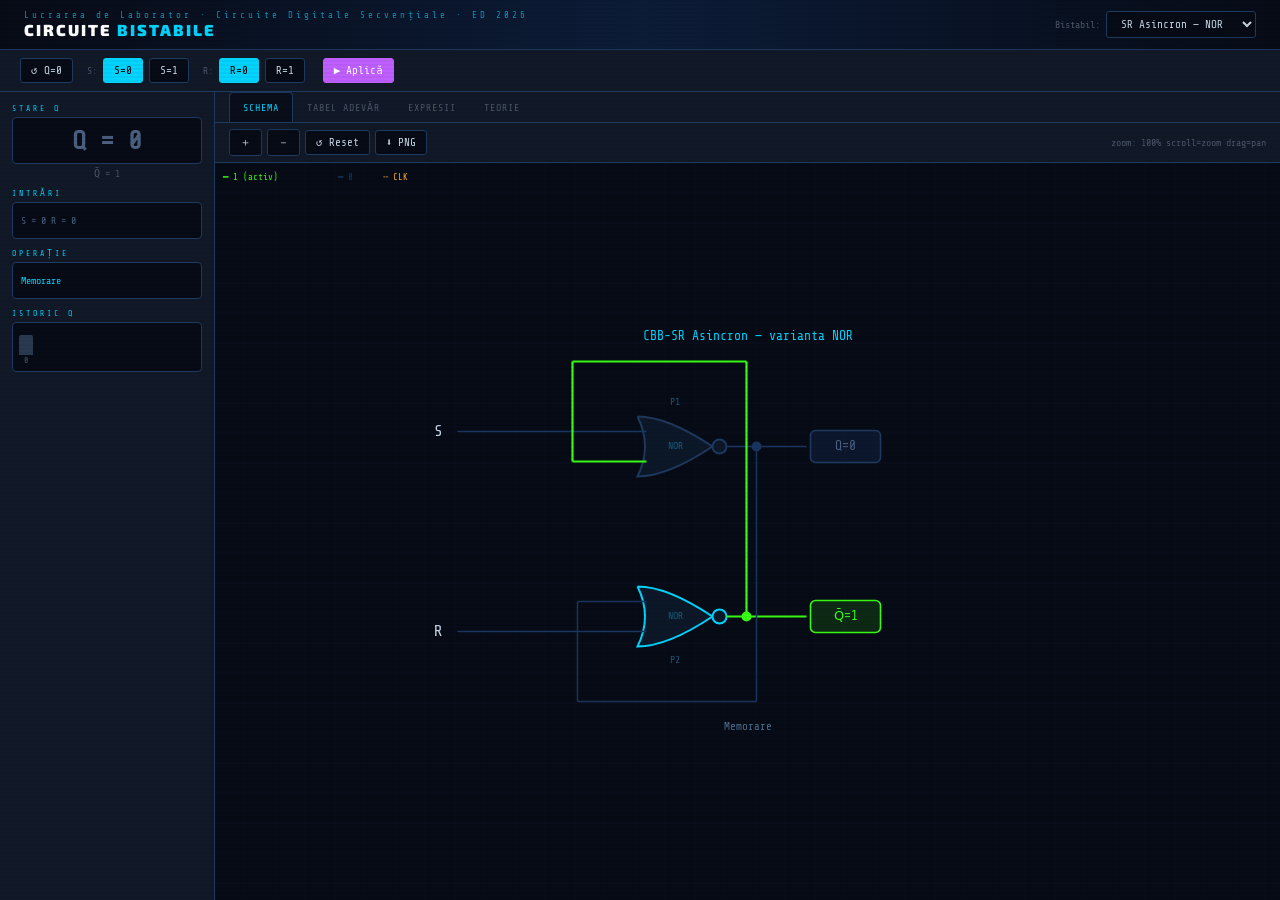
<file: ll4.html>
<!DOCTYPE html>
<html lang="ro">
<head>
<meta charset="UTF-8">
<meta name="viewport" content="width=device-width, initial-scale=1.0">
<title>Circuite Bistabile | ED 2026</title>
<style>
@import url('https://fonts.googleapis.com/css2?family=Share+Tech+Mono&family=Exo+2:wght@400;700;900&display=swap');
:root{--bg:#0a0e1a;--panel:#111827;--bd:#1e3a5f;--ac:#00d4ff;--ac2:#ff6b35;--ac3:#39ff14;--ac4:#bf5fff;--tx:#c8d6e5;--mu:#4a5568;}
*{box-sizing:border-box;margin:0;padding:0;}
body{background:var(--bg);color:var(--tx);font-family:'Exo 2',sans-serif;height:100vh;display:flex;flex-direction:column;overflow:hidden;}
body::before{content:'';position:fixed;inset:0;background:repeating-linear-gradient(0deg,transparent,transparent 2px,rgba(0,0,0,.04) 2px,rgba(0,0,0,.04) 4px);pointer-events:none;z-index:999;}
header{padding:10px 24px;border-bottom:1px solid var(--bd);background:linear-gradient(90deg,#070b16,#0c1c38,#070b16);display:flex;align-items:center;justify-content:space-between;flex-wrap:wrap;gap:8px;flex-shrink:0;}
.logo{font-size:9px;letter-spacing:3px;color:var(--ac);opacity:.7;font-family:'Share Tech Mono',monospace;}
h1{font-size:16px;font-weight:900;letter-spacing:2px;color:#fff;text-transform:uppercase;}
h1 span{color:var(--ac);}
.cbar{padding:8px 20px;border-bottom:1px solid var(--bd);background:var(--panel);display:flex;gap:6px;align-items:center;flex-wrap:wrap;flex-shrink:0;}
.clbl{font-family:'Share Tech Mono',monospace;font-size:10px;color:var(--mu);}
select,button{background:#070b15;border:1px solid var(--bd);color:var(--tx);font-family:'Share Tech Mono',monospace;font-size:11px;padding:5px 10px;border-radius:3px;cursor:pointer;outline:none;transition:all .15s;}
select:hover,button:hover{border-color:var(--ac);color:var(--ac);}
button.on{background:var(--ac);color:#000;border-color:var(--ac);}
button.ap{background:var(--ac4);color:#fff;border-color:var(--ac4);}
.body{display:flex;flex:1;overflow:hidden;}
.side{width:215px;flex-shrink:0;background:var(--panel);border-right:1px solid var(--bd);display:flex;flex-direction:column;overflow-y:auto;padding:12px;gap:10px;}
.stit{font-size:8px;letter-spacing:3px;text-transform:uppercase;color:var(--ac);font-family:'Share Tech Mono',monospace;margin-bottom:4px;}
.qd{font-size:26px;font-weight:900;font-family:'Share Tech Mono',monospace;text-align:center;padding:8px;background:#070b15;border:1px solid var(--bd);border-radius:4px;}
.ib{background:#070b15;border:1px solid var(--bd);border-radius:4px;padding:8px;font-family:'Share Tech Mono',monospace;font-size:10px;line-height:1.9;}
.content{flex:1;display:flex;flex-direction:column;overflow:hidden;}
.tabs{display:flex;border-bottom:1px solid var(--bd);background:var(--panel);flex-shrink:0;padding:0 14px;overflow-x:auto;}
.tab{padding:9px 13px;font-size:10px;letter-spacing:1px;text-transform:uppercase;font-family:'Share Tech Mono',monospace;cursor:pointer;border:1px solid transparent;border-bottom:none;border-radius:4px 4px 0 0;color:var(--mu);transition:all .15s;background:transparent;white-space:nowrap;}
.tab:hover{color:var(--tx);border-color:var(--bd);}
.tab.active{color:var(--ac);border-color:var(--bd);background:var(--bg);border-bottom:1px solid var(--bg);margin-bottom:-1px;}
.pane{display:none;flex:1;overflow:auto;padding:18px 22px;}
.pane.active{display:block;}
.spane{display:none;flex:1;flex-direction:column;overflow:hidden;}
.spane.active{display:flex;}
.stb{padding:6px 14px;background:var(--panel);border-bottom:1px solid var(--bd);display:flex;gap:5px;align-items:center;flex-shrink:0;flex-wrap:wrap;}
.sbody{flex:1;overflow:hidden;position:relative;background:#070b15;}
canvas{display:block;cursor:grab;}
canvas:active{cursor:grabbing;}
.zi{font-family:'Share Tech Mono',monospace;font-size:10px;color:var(--mu);margin-left:auto;}
.tt{border-collapse:collapse;font-family:'Share Tech Mono',monospace;font-size:12px;max-width:680px;}
.tt th{background:var(--bd);color:var(--ac);padding:6px 11px;text-align:center;font-size:9px;letter-spacing:1px;}
.tt td{padding:5px 11px;text-align:center;border:1px solid #1a2a3a;}
.tt tr:hover td{background:rgba(0,212,255,.04);}
.tt td.v0{color:var(--mu);}
.tt td.v1{color:var(--ac3);}
.tt td.vx{color:var(--ac2);font-style:italic;}
.tt tr.cur td{background:rgba(0,212,255,.13)!important;}
.ep{background:var(--panel);border:1px solid var(--bd);border-radius:5px;padding:14px 18px;max-width:720px;margin-bottom:10px;}
.er{display:flex;align-items:baseline;gap:8px;padding:5px 0;border-bottom:1px solid rgba(30,58,95,.5);font-family:'Share Tech Mono',monospace;font-size:12px;}
.er:last-child{border-bottom:none;}
.es{color:var(--ac4);min-width:80px;font-weight:bold;}
.wf{display:flex;gap:2px;align-items:flex-end;background:#070b15;border:1px solid var(--bd);border-radius:4px;padding:6px;min-height:50px;}
.wc{display:flex;flex-direction:column;align-items:center;gap:1px;font-size:8px;font-family:'Share Tech Mono',monospace;color:var(--mu);}
.wh{width:14px;height:20px;background:var(--ac3);border-radius:2px 2px 0 0;opacity:.85;}
.wl{width:14px;height:20px;background:#2a3a50;border-radius:2px 2px 0 0;}
</style>
</head>
<body>
<header>
  <div>
    <div class="logo">Lucrarea de Laborator · Circuite Digitale Secvențiale · ED 2026</div>
    <h1>Circuite <span>Bistabile</span></h1>
  </div>
  <div style="display:flex;gap:6px;align-items:center;flex-wrap:wrap">
    <span class="clbl">Bistabil:</span>
    <select id="sel" onchange="init(this.value)">
      <option value="SR_NOR">SR Asincron — NOR</option>
      <option value="SR_NAND">SR Asincron — NAND</option>
      <option value="SR_SYNC">SR Sincron</option>
      <option value="D_SYNC">D Sincron (Latch)</option>
      <option value="T_SYNC">T Sincron</option>
      <option value="JK_ASYNC">JK Asincron</option>
      <option value="JK_SYNC">JK Sincron</option>
    </select>
  </div>
</header>
<div class="cbar" id="cbar"></div>
<div class="body">
  <div class="side">
    <div>
      <div class="stit">Stare Q</div>
      <div class="qd" id="qd" style="color:#39ff14">Q = 0</div>
      <div style="margin-top:4px;font-family:'Share Tech Mono',monospace;font-size:10px;color:var(--mu);text-align:center" id="qbd">Q̄ = 1</div>
    </div>
    <div><div class="stit">Intrări</div><div class="ib" id="si">—</div></div>
    <div><div class="stit">Operație</div><div class="ib" id="so" style="color:var(--ac2)">—</div></div>
    <div><div class="stit">Istoric Q</div><div class="wf" id="wf"></div></div>
  </div>
  <div class="content">
    <div class="tabs">
      <button class="tab active" onclick="tab('tS',this)">Schema</button>
      <button class="tab" onclick="tab('tT',this)">Tabel Adevăr</button>
      <button class="tab" onclick="tab('tE',this)">Expresii</button>
      <button class="tab" onclick="tab('tI',this)">Teorie</button>
    </div>
    <div id="tS" class="spane active">
      <div class="stb">
        <button onclick="zoom(1.2)">＋</button>
        <button onclick="zoom(.83)">－</button>
        <button onclick="rst()">↺ Reset</button>
        <button onclick="savePng()">⬇ PNG</button>
        <span class="zi" id="zi">scroll=zoom · drag=pan</span>
      </div>
      <div class="sbody" id="sbody"><canvas id="cv"></canvas></div>
    </div>
    <div id="tT" class="pane"><div id="tt"></div></div>
    <div id="tE" class="pane"><div id="te"></div></div>
    <div id="tI" class="pane"><div id="ti"></div></div>
  </div>
</div>
<script>
// ═══════════════════════════════════
// CANVAS SETUP
// ═══════════════════════════════════
const cv=document.getElementById('cv'), cx=cv.getContext('2d');
let sc=1, tx=0, ty=0, drag=false, mx=0, my=0;
cv.addEventListener('mousedown',e=>{drag=true;mx=e.clientX;my=e.clientY;});
cv.addEventListener('mousemove',e=>{if(!drag)return;tx+=e.clientX-mx;ty+=e.clientY-my;mx=e.clientX;my=e.clientY;draw();});
cv.addEventListener('mouseup',()=>drag=false);
cv.addEventListener('mouseleave',()=>drag=false);
cv.addEventListener('wheel',e=>{e.preventDefault();sc=Math.min(5,Math.max(.2,sc*(e.deltaY<0?1.1:.91)));draw();},{passive:false});
function zoom(f){sc=Math.min(5,Math.max(.2,sc*f));draw();}
function rst(){sc=1;tx=0;ty=0;draw();}
function savePng(){const a=document.createElement('a');a.href=cv.toDataURL();a.download='bistabil_'+BT+'.png';a.click();}
function resize(){const b=document.getElementById('sbody');cv.width=b.clientWidth;cv.height=b.clientHeight;}
new ResizeObserver(()=>{resize();draw();}).observe(document.getElementById('sbody'));

// ═══════════════════════════════════
// STATE
// ═══════════════════════════════════
let BT='SR_NOR', Q=0, INP={}, HIST=[];

// ═══════════════════════════════════
// DRAWING HELPERS
// ═══════════════════════════════════
// All coordinates are in schema space (centered at 0,0).
// Canvas transform is applied once per draw().

const BG='#070b15', GBG='#0c1828';

// wire color / width based on signal value
function wCol(v){ return v===1?'#39ff14':v===0?'#1a3560':'#4a5568'; }
function wWid(v){ return v===1?2.2:1.5; }

// draw a wire segment
function seg(x1,y1,x2,y2,v){
  cx.beginPath(); cx.moveTo(x1,y1); cx.lineTo(x2,y2);
  cx.strokeStyle=wCol(v); cx.lineWidth=wWid(v); cx.setLineDash([]); cx.stroke();
}
// dashed segment (CLK signal)
function segD(x1,y1,x2,y2,v){
  cx.beginPath(); cx.moveTo(x1,y1); cx.lineTo(x2,y2);
  cx.strokeStyle=v?'#ffaa22':'#253060'; cx.lineWidth=1.4;
  cx.setLineDash([6,4]); cx.stroke(); cx.setLineDash([]);
}
// junction dot
function jdot(x,y,v){
  cx.beginPath(); cx.arc(x,y,5,0,Math.PI*2);
  cx.fillStyle=wCol(v); cx.fill();
}
// text label
function lbl(x,y,s,col,sz,al){
  cx.fillStyle=col||'#c8d6e5';
  cx.font=`${sz||11}px "Share Tech Mono"`;
  cx.textAlign=al||'center'; cx.textBaseline='middle';
  cx.fillText(s,x,y);
}
// output terminal (Q / Q̄ box)
function qBox(x,y,label,v){
  const W=70,H=32;
  cx.fillStyle=v?'rgba(57,255,20,.12)':'rgba(20,40,80,.4)';
  cx.strokeStyle=v?'#39ff14':'#1e3a5f'; cx.lineWidth=1.6;
  cx.beginPath(); cx.roundRect(x,y-H/2,W,H,5); cx.fill(); cx.stroke();
  lbl(x+W/2,y,label+'='+v, v?'#39ff14':'#4a6080', 13);
}
// grid
function grid(){
  cx.strokeStyle='rgba(30,58,95,.22)'; cx.lineWidth=.5;
  const s=30;
  for(let x=0;x<cv.width;x+=s){cx.beginPath();cx.moveTo(x,0);cx.lineTo(x,cv.height);cx.stroke();}
  for(let y=0;y<cv.height;y+=s){cx.beginPath();cx.moveTo(0,y);cx.lineTo(cv.width,y);cx.stroke();}
}

// ═══════════════════════════════════
// GATE DRAWING
// Each gate function draws the gate body and returns pin positions.
// lx,ly = left-center of gate body
// Returns { x1,y1 (top input pin), x2,y2 (bottom input pin), ox,oy (output pin) }
// ═══════════════════════════════════

// ── NOR gate: OR body + bubble ────
// W = body width (tip of OR to left edge), H = gate height, R = H/2
function NOR(lx,ly,W,H,v){
  const R=H/2, col=v?'#00d4ff':'#1e3a5f';
  // OR shape: curved back, pointed tip
  cx.beginPath();
  cx.moveTo(lx, ly-R);
  cx.quadraticCurveTo(lx+W*0.4, ly-R, lx+W, ly);
  cx.quadraticCurveTo(lx+W*0.4, ly+R, lx, ly+R);
  cx.quadraticCurveTo(lx+W*0.2, ly, lx, ly-R);
  cx.fillStyle=GBG; cx.strokeStyle=col; cx.lineWidth=2; cx.fill(); cx.stroke();
  // bubble
  const br=7;
  cx.beginPath(); cx.arc(lx+W+br,ly,br,0,Math.PI*2);
  cx.fillStyle=GBG; cx.strokeStyle=col; cx.lineWidth=2; cx.fill(); cx.stroke();
  // label
  lbl(lx+W*0.5, ly, 'NOR', '#1a5a7a', 10);
  // pin x offset from left due to curved back
  const px=lx+W*0.12;
  return {x1:px,y1:ly-R*0.5, x2:px,y2:ly+R*0.5, ox:lx+W+br*2,oy:ly};
}

// ── NAND gate: AND body + bubble ──
function NAND(lx,ly,W,H,v){
  const R=H/2, col=v?'#ff6b35':'#1e3a5f';
  // AND shape: flat left, semicircle right
  cx.beginPath();
  cx.moveTo(lx,    ly-R);
  cx.lineTo(lx+W-R,ly-R);
  cx.arc(lx+W-R,   ly, R, -Math.PI/2, Math.PI/2);
  cx.lineTo(lx,    ly+R);
  cx.closePath();
  cx.fillStyle=GBG; cx.strokeStyle=col; cx.lineWidth=2; cx.fill(); cx.stroke();
  // bubble
  const br=7;
  cx.beginPath(); cx.arc(lx+W+br,ly,br,0,Math.PI*2);
  cx.fillStyle=GBG; cx.strokeStyle=col; cx.lineWidth=2; cx.fill(); cx.stroke();
  lbl(lx+W*0.45, ly, 'NAND', '#7a4a1a', 10);
  return {x1:lx,y1:ly-R*0.45, x2:lx,y2:ly+R*0.45, ox:lx+W+br*2,oy:ly};
}

// ── AND gate (no bubble) ──
function AND(lx,ly,W,H,v){
  const R=H/2, col=v?'#39ff14':'#1e3a5f';
  cx.beginPath();
  cx.moveTo(lx,    ly-R);
  cx.lineTo(lx+W-R,ly-R);
  cx.arc(lx+W-R,   ly, R, -Math.PI/2, Math.PI/2);
  cx.lineTo(lx,    ly+R);
  cx.closePath();
  cx.fillStyle=GBG; cx.strokeStyle=col; cx.lineWidth=2; cx.fill(); cx.stroke();
  lbl(lx+W*0.45, ly, 'AND', '#2a5a2a', 10);
  return {x1:lx,y1:ly-R*0.45, x2:lx,y2:ly+R*0.45, ox:lx+W,oy:ly};
}

// ── NOT gate: triangle + bubble ──
function NOT(lx,ly,W,H,v){
  const R=H/2, col=v?'#bf5fff':'#1e3a5f', br=5;
  cx.beginPath();
  cx.moveTo(lx,   ly-R);
  cx.lineTo(lx+W, ly);
  cx.lineTo(lx,   ly+R);
  cx.closePath();
  cx.fillStyle=GBG; cx.strokeStyle=col; cx.lineWidth=2; cx.fill(); cx.stroke();
  cx.beginPath(); cx.arc(lx+W+br,ly,br,0,Math.PI*2);
  cx.fillStyle=GBG; cx.strokeStyle=col; cx.lineWidth=2; cx.fill(); cx.stroke();
  lbl(lx+W*0.45, ly, 'NOT', '#5a3a8a', 9);
  return {ix:lx,iy:ly, ox:lx+W+br*2,oy:ly};
}

// ── XOR gate ──
function XOR(lx,ly,W,H,v){
  const R=H/2, col=v?'#39ff14':'#1e3a5f';
  cx.beginPath();
  cx.moveTo(lx,ly-R);
  cx.quadraticCurveTo(lx+W*0.4,ly-R,lx+W,ly);
  cx.quadraticCurveTo(lx+W*0.4,ly+R,lx,ly+R);
  cx.quadraticCurveTo(lx+W*0.2,ly,lx,ly-R);
  cx.fillStyle=GBG; cx.strokeStyle=col; cx.lineWidth=2; cx.fill(); cx.stroke();
  // extra arc on back
  cx.beginPath();
  cx.moveTo(lx-8,ly-R);
  cx.quadraticCurveTo(lx-8+W*0.2,ly,lx-8,ly+R);
  cx.strokeStyle=col; cx.lineWidth=2; cx.stroke();
  lbl(lx+W*0.46, ly, 'XOR', '#1a5a4a', 10);
  const px=lx+W*0.14;
  return {x1:px,y1:ly-R*0.5, x2:px,y2:ly+R*0.5, ox:lx+W,oy:ly};
}

// ── D-Latch box ──
function DLatch(lx,ly,W,H,v){
  cx.fillStyle=GBG;
  cx.strokeStyle=v?'#3b82f6':'#1e3a5f'; cx.lineWidth=2;
  cx.beginPath(); cx.roundRect(lx,ly-H/2,W,H,7); cx.fill(); cx.stroke();
  // internal divider
  cx.beginPath(); cx.moveTo(lx,ly); cx.lineTo(lx+W,ly);
  cx.strokeStyle='#1e3a5f'; cx.lineWidth=.8; cx.stroke();
  lbl(lx+W/2,ly-H/4,'D — Latch','#bf5fff',11);
  // CLK triangle
  cx.beginPath(); cx.moveTo(lx,ly+8); cx.lineTo(lx+12,ly+H/4); cx.lineTo(lx,ly+H/2-8);
  cx.strokeStyle=v?'#ffaa22':'#1e3a5f'; cx.lineWidth=1.6; cx.stroke();
  return {
    din:{x:lx,y:ly-H/4},
    clk:{x:lx,y:ly+H/4},
    qo:{x:lx+W,y:ly-H/4},
    qbo:{x:lx+W,y:ly+H/4}
  };
}

// ═══════════════════════════════════
// SCHEMA FUNCTIONS
// Each draws in a local coordinate system.
// Canvas translates so (0,0) = centre of canvas.
// ═══════════════════════════════════

// ── 1. SR NOR ────────────────────────────────────────────────
// Two NOR gates cross-coupled.
// Layout:
//   S ──────────────────[NOR P1]────── Q ──→
//       ↑ Q̄ feedback  ↑                    ↓ Q feedback
//   R ──────────────────[NOR P2]────── Q̄──→
//
function sch_SR_NOR(){
  const S=INP.S, R=INP.R, Qb=1-Q;
  // Gate positions: lx,ly = left-centre
  const GW=75, GH=60;
  const P1lx=-110, P1ly=-85;
  const P2lx=-110, P2ly= 85;
  const p1=NOR(P1lx,P1ly,GW,GH,Q);
  const p2=NOR(P2lx,P2ly,GW,GH,Qb);
  lbl(P1lx+GW/2, P1ly-GH/2-14, 'P1', '#1a5a7a', 10);
  lbl(P2lx+GW/2, P2ly+GH/2+14, 'P2', '#1a5a7a', 10);

  // Input S → P1 pin1
  seg(-290,p1.y1, p1.x1,p1.y1, S);
  lbl(-305,p1.y1,'S',S?'#39ff14':'#c8d6e5',16,'right');

  // Input R → P2 pin2
  seg(-290,p2.y2, p2.x1,p2.y2, R);
  lbl(-305,p2.y2,'R',R?'#39ff14':'#c8d6e5',16,'right');

  // P1 output → Q terminal
  const Qx=p1.ox, Qt=Qx+80;
  seg(Qx,p1.oy, Qt,p1.oy, Q);
  qBox(Qt+4,p1.oy,'Q',Q);

  // P2 output → Q̄ terminal
  const Qbx=p2.ox, Qbt=Qbx+80;
  seg(Qbx,p2.oy, Qbt,p2.oy, Qb);
  qBox(Qbt+4,p2.oy,'Q̄',Qb);

  // Feedback Q → P2 pin1:  tap at Qx+30, go down to y=170, left to x=-170, up to p2.y1
  const f1x=Qx+30;
  jdot(f1x,p1.oy,Q);
  seg(f1x,p1.oy, f1x,170, Q);
  seg(f1x,170, -170,170, Q);
  seg(-170,170, -170,p2.y1, Q);
  seg(-170,p2.y1, p2.x1,p2.y1, Q);

  // Feedback Q̄ → P1 pin2:  tap at Qbx+20, go up to y=-170, left to x=-175, down to p1.y2
  const f2x=Qbx+20;
  jdot(f2x,p2.oy,Qb);
  seg(f2x,p2.oy, f2x,-170, Qb);
  seg(f2x,-170, -175,-170, Qb);
  seg(-175,-170, -175,p1.y2, Qb);
  seg(-175,p1.y2, p1.x1,p1.y2, Qb);

  lbl(0,-195,'CBB-SR Asincron — varianta NOR','#00d4ff',13);
  if(S&&R) lbl(0,195,'⚠  STARE INTERZISĂ — S=R=1','#e24b4a',12);
  else { const r=DEF.SR_NOR.compute(INP,Q); lbl(0,195,r.op,r.op.includes('Set')?'#39ff14':r.op.includes('Reset')?'#ff6b35':'#4a7090',11); }
}

// ── 2. SR NAND ───────────────────────────────────────────────
// Figura 3.6 din manual:
//   P (top):  pin1=S̄,  pin2=Q  (feedback de jos) → ieșire Q̄
//   Q_gate (bot): pin1=Q̄ (feedback de sus), pin2=R̄  → ieșire Q
//
//   S ──────────[NAND P]── Q̄ ──→
//          Q↑  ↑Q̄ feedback  ↓Q feedback
//   R ──────────[NAND Q]── Q  ──→
//
function sch_SR_NAND(){
  const S=INP.S, R=INP.R, Qb=1-Q;
  // NAND P (top): inputs S(pin1) + Q(pin2 feedback) → output = Q̄
  // NAND Q (bot): inputs Q̄(pin1 feedback) + R(pin2) → output = Q
  const GW=78, GH=60;
  const Plx=-115, Ply=-85;   // top gate → outputs Q̄
  const Glx=-115, Gly= 85;   // bottom gate → outputs Q

  // top NAND: outputs Q̄ (active when S=0 or Q=0)
  const pg=NAND(Plx,Ply,GW,GH,Qb);
  lbl(Plx+GW/2, Ply-GH/2-14, 'P', '#7a4a1a', 10);
  // bottom NAND: outputs Q
  const gg=NAND(Glx,Gly,GW,GH,Q);
  lbl(Glx+GW/2, Gly+GH/2+14, 'Q_g', '#7a4a1a', 10);

  // S → P pin1 (top input of top gate)
  seg(-290,pg.y1, pg.x1,pg.y1, S);
  lbl(-305,pg.y1,'S',S?'#39ff14':'#c8d6e5',16,'right');

  // R → Q_g pin2 (bottom input of bottom gate)
  seg(-290,gg.y2, gg.x1,gg.y2, R);
  lbl(-305,gg.y2,'R',R?'#39ff14':'#c8d6e5',16,'right');

  // P output = Q̄  →  terminal
  const Qbt=pg.ox+80;
  seg(pg.ox,pg.oy, Qbt,pg.oy, Qb);
  qBox(Qbt+4,pg.oy,'Q̄',Qb);

  // Q_g output = Q  → terminal
  const Qt=gg.ox+80;
  seg(gg.ox,gg.oy, Qt,gg.oy, Q);
  qBox(Qt+4,gg.oy,'Q',Q);

  // Cross-feedback 1: Q (from Q_g output) → P pin2 (bottom input of top gate)
  // route: tap on Q wire at x=gg.ox+30, go up to y=-170, go left to x=-175, down to P.y2
  const fQx=gg.ox+30;
  jdot(fQx,gg.oy,Q);
  seg(fQx,gg.oy,  fQx,-170,  Q);
  seg(fQx,-170,  -175,-170,  Q);
  seg(-175,-170, -175,pg.y2, Q);
  seg(-175,pg.y2, pg.x1,pg.y2, Q);

  // Cross-feedback 2: Q̄ (from P output) → Q_g pin1 (top input of bottom gate)
  // route: tap on Q̄ wire at x=pg.ox+20, go down to y=170, go left to x=-180, up to Q_g.y1
  const fQbx=pg.ox+20;
  jdot(fQbx,pg.oy,Qb);
  seg(fQbx,pg.oy,  fQbx,170,  Qb);
  seg(fQbx,170,  -180,170,    Qb);
  seg(-180,170,  -180,gg.y1,  Qb);
  seg(-180,gg.y1, gg.x1,gg.y1, Qb);

  lbl(0,-195,'CBB-SR Asincron — varianta NAND  (fig. 3.6)','#ff6b35',13);
  lbl(0,-178,'P→Q̄,  Q_gate→Q  |  Interzis: S=R=1 → Q=Q̄=1','#4a5568',9);
  if(S&&R) lbl(0,195,'⚠  STARE INTERZISĂ — S=R=1  (Q=Q̄=1)','#e24b4a',12);
  else { const r=DEF.SR_NAND.compute(INP,Q); lbl(0,195,r.op,r.op.includes('Set')?'#39ff14':r.op.includes('Reset')?'#ff6b35':'#4a7090',11); }
}

// ── 3. SR SYNC ───────────────────────────────────────────────
// Figura 3.8/3.9: SR asincron NAND + 2 NAND de validare CLK
//
//  S  ──[NAND P3]── s̄ ──[NAND P1]── Q̄ (miez)
//  CLK ─────────────┘          ↑↓ cross
//  CLK ─────────────┐          └──[NAND P2]── Q (miez)
//  R  ──[NAND P4]── r̄ ─────────────────────────
//
// Atenție: P3 → P1 pin1, P4 → P2 pin2
// Cross-coupling identic cu SR NAND: P1 out=Q̄ → P2 pin1; P2 out=Q → P1 pin2
//
function sch_SR_SYNC(){
  const S=INP.S, R=INP.R, CLK=INP.CLK, Qb=1-Q;
  // effective signals after validation
  // NAND(S,CLK)=0 only when S=1 AND CLK=1 → that's the active-low S̄_eff
  // for latch: when CLK=0, P3 output=1 always (blocked), latch memorizes
  // when CLK=1, P3 output = NAND(S,1) = NOT(S) = S̄_eff
  const P3out = CLK ? (S?0:1) : 1;   // NAND(S,CLK)
  const P4out = CLK ? (R?0:1) : 1;   // NAND(R,CLK)
  // latch memory: P1=NAND(P3out, P2out=Q); P2=NAND(P1out=Qb, P4out)
  // P1 output = Q̄, P2 output = Q (same as SR NAND topology)
  const GW=68, GH=48;

  // Validation gates P3, P4
  const P3lx=-230, P3ly=-85;
  const P4lx=-230, P4ly= 85;
  const p3=NAND(P3lx,P3ly,GW,GH,P3out===0?1:0);
  const p4=NAND(P4lx,P4ly,GW,GH,P4out===0?1:0);
  lbl(P3lx+GW/2, P3ly-GH/2-13, 'P3', '#3b82f6', 10);
  lbl(P4lx+GW/2, P4ly+GH/2+13, 'P4', '#3b82f6', 10);

  // Memory gates P1 (top→Q̄), P2 (bottom→Q)
  const P1lx=-35, P1ly=-85;
  const P2lx=-35, P2ly= 85;
  const p1=NAND(P1lx,P1ly,GW,GH,Qb);   // P1 → Q̄
  const p2=NAND(P2lx,P2ly,GW,GH,Q);    // P2 → Q
  lbl(P1lx+GW/2, P1ly-GH/2-13, 'P1', '#00d4ff', 10);
  lbl(P2lx+GW/2, P2ly+GH/2+13, 'P2', '#00d4ff', 10);

  // S → P3 pin1
  seg(-350,p3.y1, p3.x1,p3.y1, S);
  lbl(-365,p3.y1,'S',S?'#39ff14':'#c8d6e5',15,'right');
  // R → P4 pin2
  seg(-350,p4.y2, p4.x1,p4.y2, R);
  lbl(-365,p4.y2,'R',R?'#39ff14':'#c8d6e5',15,'right');

  // CLK → P3 pin2 and P4 pin1
  const CLKx=-350, CLKy=0;
  lbl(CLKx-12,CLKy,'CLK',CLK?'#ffaa22':'#c8d6e5',11,'right');
  segD(CLKx,CLKy, CLKx,p3.y2, CLK);
  segD(CLKx,p3.y2, p3.x1,p3.y2, CLK);
  segD(CLKx,CLKy, CLKx,p4.y1, CLK);
  segD(CLKx,p4.y1, p4.x1,p4.y1, CLK);
  jdot(CLKx,CLKy,CLK);

  // P3 out → P1 pin1 (orthogonal: right then up to pin1 level)
  seg(p3.ox,p3.oy, p3.ox+20,p3.oy, P3out===0?1:0);
  seg(p3.ox+20,p3.oy, p3.ox+20,p1.y1, P3out===0?1:0);
  seg(p3.ox+20,p1.y1, P1lx,p1.y1, P3out===0?1:0);

  // P4 out → P2 pin2 (orthogonal: right then down to pin2 level)
  seg(p4.ox,p4.oy, p4.ox+20,p4.oy, P4out===0?1:0);
  seg(p4.ox+20,p4.oy, p4.ox+20,p2.y2, P4out===0?1:0);
  seg(p4.ox+20,p2.y2, P2lx,p2.y2, P4out===0?1:0);

  // P1 output = Q̄
  const Qbt=p1.ox+90;
  seg(p1.ox,p1.oy, Qbt,p1.oy, Qb);
  qBox(Qbt+4,p1.oy,'Q̄',Qb);

  // P2 output = Q
  const Qt=p2.ox+90;
  seg(p2.ox,p2.oy, Qt,p2.oy, Q);
  qBox(Qt+4,p2.oy,'Q',Q);

  // Cross-coupling (same as SR NAND):
  // Q (from P2) → P1 pin2
  const fQx=p2.ox+30; jdot(fQx,p2.oy,Q);
  seg(fQx,p2.oy, fQx,-170, Q);
  seg(fQx,-170, -10,-170, Q);
  seg(-10,-170, -10,p1.y2, Q);
  seg(-10,p1.y2, P1lx,p1.y2, Q);

  // Q̄ (from P1) → P2 pin1
  const fQbx=p1.ox+20; jdot(fQbx,p1.oy,Qb);
  seg(fQbx,p1.oy, fQbx,170, Qb);
  seg(fQbx,170, -15,170, Qb);
  seg(-15,170, -15,p2.y1, Qb);
  seg(-15,p2.y1, P2lx,p2.y1, Qb);

  lbl(0,-205,'CBB-SR Sincron — NAND de validare (P3,P4) + miez SR-NAND (P1,P2)  (fig. 3.9)','#00d4ff',13);
  const r=DEF.SR_SYNC.compute(INP,Q);
  lbl(0,200,r.op,r.op.includes('INTERZIS')?'#e24b4a':CLK?'#00d4ff':'#4a6080',11);
}

// ── 4. D SYNC ────────────────────────────────────────────────
// SR Sync + NOT on input: R = NOT(D), so forbidden state impossible.
//
//  D ──┬─────────────────────── P3 ──┐
//       └── NOT ── D̄ ─────── P4 ──┤  NAND latch
//  CLK ────────────────────── P3,P4  P1,P2 → Q, Q̄
//
function sch_D_SYNC(){
  const D=INP.D, CLK=INP.CLK, Db=1-D, Qb=1-Q;
  const GW=70, GH=50;

  // NOT gate for D̄
  const NOTlx=-255, NOTly=78;
  const nt=NOT(NOTlx,NOTly,36,24,Db);
  lbl(NOTlx+18, NOTly+20, 'NOT', '#5a3a8a', 9);

  // D input wire, junction splits to NOT and up to P3 pin1
  const Din=-340;
  seg(Din,NOTly, nt.ix,NOTly, D);
  lbl(Din-12,NOTly,'D',D?'#39ff14':'#c8d6e5',15,'right');
  jdot(Din+20,NOTly,D);
  seg(Din+20,NOTly, Din+20,p3y1(), D); // vertical stub up

  // CLK
  lbl(Din-12,-5,'CLK',CLK?'#ffaa22':'#c8d6e5',11,'right');

  // Validation gates P3=NAND(D,CLK), P4=NAND(D̄,CLK)
  const P3lx=-170, P3ly=-80;
  const P4lx=-170, P4ly= 78;
  const p3=NAND(P3lx,P3ly,GW,GH,D&CLK);
  const p4=NAND(P4lx,P4ly,GW,GH,Db&CLK);
  lbl(P3lx+GW/2, P3ly-GH/2-13, 'P3', '#3b82f6', 10);
  lbl(P4lx+GW/2, P4ly+GH/2+13, 'P4', '#3b82f6', 10);

  // D → P3 pin1 (vertical from junction)
  seg(Din+20,NOTly, Din+20,p3.y1, D);
  seg(Din+20,p3.y1, P3lx,p3.y1, D);
  // CLK → P3 pin2
  segD(Din,-5, Din,p3.y2, CLK); segD(Din,p3.y2, P3lx,p3.y2, CLK);
  jdot(Din,-5,CLK);
  // D̄ → P4 pin2
  seg(nt.ox,NOTly, P4lx,p4.y2, Db);
  // CLK → P4 pin1
  segD(Din,-5, Din,p4.y1, CLK); segD(Din,p4.y1, P4lx,p4.y1, CLK);

  // Memory P1, P2
  const P1lx=-10, P1ly=-80;
  const P2lx=-10, P2ly= 78;
  const p1=NAND(P1lx,P1ly,GW,GH,Q);
  const p2=NAND(P2lx,P2ly,GW,GH,Qb);
  lbl(P1lx+GW/2, P1ly-GH/2-13, 'P1', '#00d4ff', 10);
  lbl(P2lx+GW/2, P2ly+GH/2+13, 'P2', '#00d4ff', 10);

  seg(p3.ox,p3.oy, P1lx,p1.y1, D&CLK?1:0);
  seg(p4.ox,p4.oy, P2lx,p2.y2, Db&CLK?1:0);

  const Qt=p1.ox+80, Qbt=p2.ox+80;
  seg(p1.ox,p1.oy, Qt,p1.oy, Q); qBox(Qt+4,p1.oy,'Q',Q);
  seg(p2.ox,p2.oy, Qbt,p2.oy, Qb); qBox(Qbt+4,p2.oy,'Q̄',Qb);

  const f1x=p1.ox+30; jdot(f1x,p1.oy,Q);
  seg(f1x,p1.oy, f1x,155, Q); seg(f1x,155, 0,155, Q);
  seg(0,155, 0,p2.y1, Q); seg(0,p2.y1, P2lx,p2.y1, Q);

  const f2x=p2.ox+20; jdot(f2x,p2.oy,Qb);
  seg(f2x,p2.oy, f2x,-155, Qb); seg(f2x,-155, -5,-155, Qb);
  seg(-5,-155, -5,p1.y2, Qb); seg(-5,p1.y2, P1lx,p1.y2, Qb);

  lbl(0,-200,'CBB-D Sincron (Latch) — SR-NAND + NOT pe intrare D','#bf5fff',13);
  lbl(0,200,CLK?`CLK=1 → Qn+1=D=${D}`:'CLK=0 → date blocate', CLK?'#bf5fff':'#4a6080',11);
}
function p3y1(){return -80-50*0.45;} // helper for D_SYNC

// ── 5. T SYNC ────────────────────────────────────────────────
// XOR gate + full D-Latch drawn as 4 NAND gates (same as D_SYNC)
//
//            ┌─[NAND P3(D·CLK)]──┐
//  T─[XOR]──D┤                    ├─[NAND P1]── Q
//  Q─(feedback)                   │      ↑↓ cross-coupling
//  D̄─[NOT]──┤                    └─[NAND P2]── Q̄
//            └─[NAND P4(D̄·CLK)]─┘
//  CLK ──────────────────────────────────────────
//
function sch_T_SYNC(){
  const T=INP.T, CLK=INP.CLK, DIN=T^Q, Qb=1-Q;
  const GW=65, GH=48;

  lbl(0,-235,'CBB-T Sincron — XOR + D-Latch (4× NAND) cu reacție Q→XOR','#39ff14',13);

  // ── XOR gate ──────────────────────────────
  const XGW=62, XGH=50;
  const Xlx=-345, Xly=0;
  const xg=XOR(Xlx,Xly,XGW,XGH,DIN);

  // T → XOR pin1
  seg(-445,xg.y1, xg.x1,xg.y1, T);
  lbl(-460,xg.y1,'T',T?'#39ff14':'#c8d6e5',15,'right');
  // Q feedback → XOR pin2 (comes from far right, routed under)

  // ── NOT gate for D̄ ─────────────────────
  const NOTlx=-255, NOTly=72;
  const nt=NOT(NOTlx,NOTly,34,22,1-DIN);

  // XOR output = D_in → splits: up to P3 pin1, and down to NOT
  const D_jx=-265, D_jy=0;
  seg(xg.ox, xg.oy, D_jx, D_jy, DIN);         // XOR out → junction
  jdot(D_jx, D_jy, DIN);
  seg(D_jx, D_jy, D_jx, NOTly, DIN);           // junction → NOT input
  seg(D_jx, NOTly, nt.ix, NOTly, DIN);

  // ── CLK position ──────────────────────
  const CLKx=-445, CLKy=50;
  lbl(CLKx-12, CLKy,'CLK', CLK?'#ffaa22':'#c8d6e5', 11,'right');

  // ── NAND P3 = NAND(D, CLK) ────────────
  const P3lx=-185, P3ly=-80;
  const p3=NAND(P3lx,P3ly,GW,GH,DIN&CLK);
  lbl(P3lx+GW/2, P3ly-GH/2-13,'P3','#3b82f6',10);

  // D → P3 pin1: from junction go up
  seg(D_jx, D_jy,   D_jx, p3.y1, DIN);
  seg(D_jx, p3.y1,  P3lx, p3.y1, DIN);
  // CLK → P3 pin2
  segD(CLKx, CLKy, CLKx, p3.y2, CLK);
  segD(CLKx, p3.y2, P3lx, p3.y2, CLK);
  jdot(CLKx, CLKy, CLK);

  // ── NAND P4 = NAND(D̄, CLK) ───────────
  const P4lx=-185, P4ly=72;
  const p4=NAND(P4lx,P4ly,GW,GH,(1-DIN)&CLK);
  lbl(P4lx+GW/2, P4ly+GH/2+13,'P4','#3b82f6',10);

  // D̄ → P4 pin2
  seg(nt.ox, NOTly, P4lx, p4.y2, 1-DIN);
  // CLK → P4 pin1
  segD(CLKx, CLKy, CLKx, p4.y1, CLK);
  segD(CLKx, p4.y1, P4lx, p4.y1, CLK);

  // ── NAND P1 (memory top) ──────────────
  const P1lx=-45, P1ly=-80;
  const p1=NAND(P1lx,P1ly,GW,GH,Q);
  lbl(P1lx+GW/2, P1ly-GH/2-13,'P1','#00d4ff',10);

  // ── NAND P2 (memory bottom) ───────────
  const P2lx=-45, P2ly=72;
  const p2=NAND(P2lx,P2ly,GW,GH,Qb);
  lbl(P2lx+GW/2, P2ly+GH/2+13,'P2','#00d4ff',10);

  // P3 → P1 pin1
  seg(p3.ox, p3.oy, P1lx, p1.y1, DIN&CLK?1:0);
  // P4 → P2 pin2
  seg(p4.ox, p4.oy, P2lx, p2.y2, (1-DIN)&CLK?1:0);

  // ── Outputs Q, Q̄ ──────────────────────
  const Qt=p1.ox+90, Qbt=p2.ox+90;
  seg(p1.ox, p1.oy, Qt, p1.oy, Q); qBox(Qt+4, p1.oy,'Q',Q);
  seg(p2.ox, p2.oy, Qbt, p2.oy, Qb); qBox(Qbt+4, p2.oy,'Q̄',Qb);

  // ── Latch cross-coupling Q→P2 pin1 ────
  const f1x=p1.ox+32; jdot(f1x, p1.oy, Q);
  seg(f1x, p1.oy, f1x, 155, Q);
  seg(f1x, 155, -25, 155, Q);
  seg(-25, 155, -25, p2.y1, Q);
  seg(-25, p2.y1, P2lx, p2.y1, Q);

  // ── Latch cross-coupling Q̄→P1 pin2 ───
  const f2x=p2.ox+22; jdot(f2x, p2.oy, Qb);
  seg(f2x, p2.oy, f2x, -155, Qb);
  seg(f2x, -155, -30, -155, Qb);
  seg(-30, -155, -30, p1.y2, Qb);
  seg(-30, p1.y2, P1lx, p1.y2, Qb);

  // ── Feedback Q → XOR pin2 (big loop under everything) ──
  const fbx=Qt-15; jdot(fbx, p1.oy, Q);
  seg(fbx, p1.oy, fbx, 200, Q);       // down
  seg(fbx, 200, -430, 200, Q);         // far left
  seg(-430, 200, -430, xg.y2, Q);      // up to XOR pin2 level
  seg(-430, xg.y2, xg.x1, xg.y2, Q);  // into XOR pin2
  lbl(-438, 185,'Q', Q?'#39ff14':'#4a6080',9,'right');

  const r=DEF.T_SYNC.compute(INP,Q);
  lbl(0,225,r.op,r.op.includes('Toggle')?'#bf5fff':CLK?'#39ff14':'#4a6080',11);
}

// ── 6. JK ASYNC ──────────────────────────────────────────────
// SR NOR + AND gates: S=J·Q̄, R=K·Q
//
//  J ──[AND]── S ──[NOR P1]── Q
//  Q̄ ──┘                         ↓ Q feedback
//  Q ──┐                     [NOR P2]── Q̄
//  K ──[AND]── R ──────────────┘
//
function sch_JK_ASYNC(){
  const J=INP.J, K=INP.K, Qb=1-Q;
  const Sn=J&Qb, Rn=K&Q;
  const AGW=65, AGH=50, NGW=75, NGH=60;

  // AND gate for S=J·Q̄
  const ASlx=-220, ASly=-90;
  const as=AND(ASlx,ASly,AGW,AGH,Sn);
  lbl(ASlx+AGW/2,ASly-AGH/2-13,'AND','#3a5a2a',9);
  lbl(ASlx+AGW/2,ASly+AGH/2+11,'S=J·Q̄','#2a4a20',8);

  // AND gate for R=K·Q
  const ARlx=-220, ARly= 90;
  const ar=AND(ARlx,ARly,AGW,AGH,Rn);
  lbl(ARlx+AGW/2,ARly+AGH/2+13,'AND','#3a5a2a',9);
  lbl(ARlx+AGW/2,ARly-AGH/2-13,'R=K·Q','#2a4a20',8);

  // NOR latch P1, P2
  const P1lx=-30, P1ly=-90;
  const P2lx=-30, P2ly= 90;
  const p1=NOR(P1lx,P1ly,NGW,NGH,Q);
  const p2=NOR(P2lx,P2ly,NGW,NGH,Qb);
  lbl(P1lx+NGW/2,P1ly-NGH/2-13,'NOR P1','#1a5a7a',9);
  lbl(P2lx+NGW/2,P2ly+NGH/2+13,'NOR P2','#1a5a7a',9);

  // J → AND_S pin1
  seg(-340,as.y1, as.x1,as.y1, J);
  lbl(-355,as.y1,'J',J?'#39ff14':'#c8d6e5',15,'right');
  // K → AND_R pin2
  seg(-340,ar.y2, ar.x1,ar.y2, K);
  lbl(-355,ar.y2,'K',K?'#39ff14':'#c8d6e5',15,'right');

  // AND_S → NOR P1 pin1
  seg(as.ox,as.oy, p1.x1,p1.y1, Sn);
  // AND_R → NOR P2 pin2
  seg(ar.ox,ar.oy, p2.x1,p2.y2, Rn);

  // Outputs
  const Qt=p1.ox+80, Qbt=p2.ox+80;
  seg(p1.ox,p1.oy, Qt,p1.oy, Q); qBox(Qt+4,p1.oy,'Q',Q);
  seg(p2.ox,p2.oy, Qbt,p2.oy, Qb); qBox(Qbt+4,p2.oy,'Q̄',Qb);

  // NOR latch cross-coupling Q→P2 pin1
  const f1x=p1.ox+30; jdot(f1x,p1.oy,Q);
  seg(f1x,p1.oy, f1x,160, Q);
  seg(f1x,160, 0,160, Q);
  seg(0,160, 0,p2.y1, Q);
  seg(0,p2.y1, p2.x1,p2.y1, Q);

  // Q̄ → P1 pin2
  const f2x=p2.ox+20; jdot(f2x,p2.oy,Qb);
  seg(f2x,p2.oy, f2x,-160, Qb);
  seg(f2x,-160, -5,-160, Qb);
  seg(-5,-160, -5,p1.y2, Qb);
  seg(-5,p1.y2, p1.x1,p1.y2, Qb);

  // JK feedback: Q̄→AND_S pin2 (from NOR P2 output, loop around bottom)
  const fbQbx=Qbt-15; jdot(fbQbx,p2.oy,Qb);
  seg(fbQbx,p2.oy, fbQbx,195, Qb);
  seg(fbQbx,195, -285,195, Qb);
  seg(-285,195, -285,as.y2, Qb);
  seg(-285,as.y2, as.x1,as.y2, Qb);
  lbl(-292,as.y2,'Q̄',Qb?'#39ff14':'#4a6080',9,'right');

  // JK feedback: Q→AND_R pin1 (from NOR P1 output, loop around top)
  const fbQx=Qt-20; jdot(fbQx,p1.oy,Q);
  seg(fbQx,p1.oy, fbQx,-200, Q);
  seg(fbQx,-200, -290,-200, Q);
  seg(-290,-200, -290,ar.y1, Q);
  seg(-290,ar.y1, ar.x1,ar.y1, Q);
  lbl(-297,ar.y1,'Q',Q?'#39ff14':'#4a6080',9,'right');

  lbl(0,-215,'CBB-JK Asincron — SR NOR cu AND: S=J·Q̄, R=K·Q','#ff6b35',13);
  const r=DEF.JK_ASYNC.compute(INP,Q);
  lbl(0,215,r.op,r.op.includes('Toggle')?'#bf5fff':r.op.includes('Set')?'#39ff14':r.op.includes('Reset')?'#ff6b35':'#4a7090',12);
}

// ── 7. JK SYNC ───────────────────────────────────────────────
// JK Async + CLK validation (AND gates with CLK).
// S_eff = J · Q̄ · CLK  (two cascaded ANDs)
// R_eff = K · Q  · CLK
//
function sch_JK_SYNC(){
  const J=INP.J, K=INP.K, CLK=INP.CLK, Qb=1-Q;
  const Sn=J&Qb&CLK, Rn=K&Q&CLK;
  const AGW=62, AGH=46, NGW=72, NGH=58;

  // Stage-1 AND: J·Q̄ (top)
  const A1lx=-285, A1ly=-100;
  const a1=AND(A1lx,A1ly,AGW,AGH,J&Qb);
  lbl(A1lx+AGW/2,A1ly-AGH/2-12,'AND','#3a5a2a',9);

  // Stage-2 AND: (J·Q̄)·CLK = S_eff (top)
  const A2lx=-190, A2ly=-100;
  const a2=AND(A2lx,A2ly,AGW,AGH,Sn);
  lbl(A2lx+AGW/2,A2ly-AGH/2-12,'AND','#3a5a2a',9);
  lbl(A2lx+AGW/2,A2ly+AGH/2+11,'S_eff','#2a6a40',8);

  // Stage-1 AND: K·Q (bottom)
  const A3lx=-285, A3ly=100;
  const a3=AND(A3lx,A3ly,AGW,AGH,K&Q);
  lbl(A3lx+AGW/2,A3ly+AGH/2+12,'AND','#3a5a2a',9);

  // Stage-2 AND: (K·Q)·CLK = R_eff (bottom)
  const A4lx=-190, A4ly=100;
  const a4=AND(A4lx,A4ly,AGW,AGH,Rn);
  lbl(A4lx+AGW/2,A4ly+AGH/2+12,'AND','#3a5a2a',9);
  lbl(A4lx+AGW/2,A4ly-AGH/2-13,'R_eff','#6a2a2a',8);

  // NOR latch P1, P2
  const P1lx=-10, P1ly=-100;
  const P2lx=-10, P2ly= 100;
  const p1=NOR(P1lx,P1ly,NGW,NGH,Q);
  const p2=NOR(P2lx,P2ly,NGW,NGH,Qb);
  lbl(P1lx+NGW/2,P1ly-NGH/2-12,'NOR P1','#1a5a7a',9);
  lbl(P2lx+NGW/2,P2ly+NGH/2+12,'NOR P2','#1a5a7a',9);

  // Inputs J, K
  seg(-380,a1.y1, a1.x1,a1.y1, J);
  lbl(-395,a1.y1,'J',J?'#39ff14':'#c8d6e5',15,'right');
  seg(-380,a3.y2, a3.x1,a3.y2, K);
  lbl(-395,a3.y2,'K',K?'#39ff14':'#c8d6e5',15,'right');

  // CLK → A2 pin2 and A4 pin2
  lbl(-395,0,'CLK',CLK?'#ffaa22':'#c8d6e5',11,'right');
  segD(-380,0, -380,a2.y2, CLK); segD(-380,a2.y2, A2lx,a2.y2, CLK);
  segD(-380,0, -380,a4.y1, CLK); segD(-380,a4.y1, A4lx,a4.y1, CLK);
  jdot(-380,0,CLK);

  // Stage chain
  seg(a1.ox,a1.oy, A2lx,a2.y1, J&Qb?1:0);
  seg(a3.ox,a3.oy, A4lx,a4.y2, K&Q?1:0);

  // AND_eff → NOR
  seg(a2.ox,a2.oy, P1lx,p1.y1, Sn);
  seg(a4.ox,a4.oy, P2lx,p2.y2, Rn);

  // Outputs
  const Qt=p1.ox+80, Qbt=p2.ox+80;
  seg(p1.ox,p1.oy, Qt,p1.oy, Q); qBox(Qt+4,p1.oy,'Q',Q);
  seg(p2.ox,p2.oy, Qbt,p2.oy, Qb); qBox(Qbt+4,p2.oy,'Q̄',Qb);

  // NOR cross-coupling
  const f1x=p1.ox+30; jdot(f1x,p1.oy,Q);
  seg(f1x,p1.oy, f1x,168, Q); seg(f1x,168, 0,168, Q);
  seg(0,168, 0,p2.y1, Q); seg(0,p2.y1, p2.x1,p2.y1, Q);

  const f2x=p2.ox+20; jdot(f2x,p2.oy,Qb);
  seg(f2x,p2.oy, f2x,-168, Qb); seg(f2x,-168, -5,-168, Qb);
  seg(-5,-168, -5,p1.y2, Qb); seg(-5,p1.y2, p1.x1,p1.y2, Qb);

  // JK feedback: Q̄ → A1 pin2
  const fbQbx=Qbt-15; jdot(fbQbx,p2.oy,Qb);
  seg(fbQbx,p2.oy, fbQbx,205, Qb);
  seg(fbQbx,205, -320,205, Qb);
  seg(-320,205, -320,a1.y2, Qb);
  seg(-320,a1.y2, a1.x1,a1.y2, Qb);
  lbl(-328,a1.y2,'Q̄',Qb?'#39ff14':'#4a6080',9,'right');

  // JK feedback: Q → A3 pin1
  const fbQx=Qt-20; jdot(fbQx,p1.oy,Q);
  seg(fbQx,p1.oy, fbQx,-210, Q);
  seg(fbQx,-210, -325,-210, Q);
  seg(-325,-210, -325,a3.y1, Q);
  seg(-325,a3.y1, a3.x1,a3.y1, Q);
  lbl(-333,a3.y1,'Q',Q?'#39ff14':'#4a6080',9,'right');

  lbl(0,-225,'CBB-JK Sincron — AND(J,Q̄,CLK) + AND(K,Q,CLK) + NOR latch','#ff6b35',13);
  const r=DEF.JK_SYNC.compute(INP,Q);
  lbl(0,225,r.op,r.op.includes('Toggle')?'#bf5fff':CLK?(r.op.includes('Set')?'#39ff14':r.op.includes('Reset')?'#ff6b35':'#00d4ff'):'#4a6080',12);
}

// ═══════════════════════════════════
// DATA DEFINITIONS
// ═══════════════════════════════════
const DEF={
  SR_NOR:{
    name:'SR Asincron — NOR', ins:['S','R'], init:{S:0,R:0},
    compute(p,q){
      if(p.S&&p.R)return{q1:'x',op:'⚠ INTERZIS: S=R=1'};
      if(!p.S&&!p.R)return{q1:q,op:'Memorare'};
      if(p.S)return{q1:1,op:'Set → Q=1'};
      return{q1:0,op:'Reset → Q=0'};
    },
    truth:[{i:{S:0,R:0},q1:'Qn',op:'Memorare'},{i:{S:0,R:1},q1:0,op:'Reset'},{i:{S:1,R:0},q1:1,op:'Set'},{i:{S:1,R:1},q1:'x',op:'INTERZIS'}],
    eq:'Qn+1 = Sn + R̄n·Qn',
    expr:`<div class="er"><span class="es">Qn+1</span><span style="color:#39ff14">= S + <span style="text-decoration:overline;color:#ff6b35">R</span>·Q</span></div><div class="er"><span class="es">P1 (NOR)</span><span>= NOR(S, Q̄) → Q</span></div><div class="er"><span class="es">P2 (NOR)</span><span>= NOR(R, Q) → Q̄</span></div><div class="er"><span class="es">Interzis</span><span style="color:#e24b4a">S=R=1 → Q=Q̄=0</span></div>`,
    info:`<h3 style="color:var(--ac);margin-bottom:8px">SR Asincron — NOR</h3><p>Două porți <b>NOR</b> cu reacție încrucișată. Q și Q̄ sunt complementare în funcționare normală.</p><br><p>S=R=1 forțează ambele ieșiri la 0 → stare interzisă. La tranziția 11→00 starea finală este imprevizibilă (race condition).</p>`
  },
  SR_NAND:{
    name:'SR Asincron — NAND', ins:['S','R'], init:{S:0,R:0},
    compute(p,q){
      if(p.S&&p.R)return{q1:'x',op:'⚠ INTERZIS: S=R=1'};
      if(!p.S&&!p.R)return{q1:q,op:'Memorare'};
      if(p.S)return{q1:1,op:'Set → Q=1'};
      return{q1:0,op:'Reset → Q=0'};
    },
    truth:[{i:{S:0,R:0},q1:'Qn',op:'Memorare'},{i:{S:0,R:1},q1:0,op:'Reset'},{i:{S:1,R:0},q1:1,op:'Set'},{i:{S:1,R:1},q1:'x',op:'INTERZIS'}],
    eq:'Qn+1 = Sn + R̄n·Qn  (echivalent NOR)',
    expr:`<div class="er"><span class="es">Qn+1</span><span style="color:#39ff14">= S + <span style="text-decoration:overline;color:#ff6b35">R</span>·Q</span></div><div class="er"><span class="es">P1 (NAND)</span><span>= NAND(S, Q̄) → Q</span></div><div class="er"><span class="es">P2 (NAND)</span><span>= NAND(R, Q) → Q̄</span></div><div class="er"><span class="es">Interzis</span><span style="color:#e24b4a">S=R=1 → Q=Q̄=1</span></div>`,
    info:`<h3 style="color:var(--ac2);margin-bottom:8px">SR Asincron — NAND</h3><p>Două porți <b>NAND</b> cu reacție încrucișată. Ecuația e identică cu NOR. La S=R=1 → Q=Q̄=1 (interzis).</p>`
  },
  SR_SYNC:{
    name:'SR Sincron', ins:['S','R','CLK'], init:{S:0,R:0,CLK:0},
    compute(p,q){
      if(!p.CLK)return{q1:q,op:'CLK=0 → Circuit blocat'};
      if(p.S&&p.R)return{q1:'x',op:'⚠ INTERZIS la CLK=1'};
      if(!p.S&&!p.R)return{q1:q,op:'Memorare'};
      if(p.S)return{q1:1,op:'Set → Q=1'};
      return{q1:0,op:'Reset → Q=0'};
    },
    truth:[{i:{CLK:0,S:'×',R:'×'},q1:'Qn',op:'Blocat'},{i:{CLK:1,S:0,R:0},q1:'Qn',op:'Memorare'},{i:{CLK:1,S:0,R:1},q1:0,op:'Reset'},{i:{CLK:1,S:1,R:0},q1:1,op:'Set'},{i:{CLK:1,S:1,R:1},q1:'x',op:'INTERZIS'}],
    eq:'Qn+1 = Sn + R̄n·Qn  (la CLK=1)',
    expr:`<div class="er"><span class="es">Qn+1</span><span style="color:#39ff14">= S + <span style="text-decoration:overline;color:#ff6b35">R</span>·Q  (la CLK=1)</span></div><div class="er"><span class="es">CLK=0</span><span style="color:var(--mu)">Circuit blocat — Qn+1=Qn</span></div><div class="er"><span class="es">P3</span><span>= NAND(S, CLK) — validare S</span></div><div class="er"><span class="es">P4</span><span>= NAND(R, CLK) — validare R</span></div>`,
    info:`<h3 style="color:var(--ac);margin-bottom:8px">SR Sincron</h3><p>SR asincron NAND + 2 porți <b>NAND de validare</b> (P3, P4) controlate de CLK. CLK=0 → porțile P3,P4 blochează intrările. CLK=1 → S și R ajung la miezul SR.</p>`
  },
  D_SYNC:{
    name:'D Sincron — Latch', ins:['D','CLK'], init:{D:0,CLK:0},
    compute(p,q){if(!p.CLK)return{q1:q,op:'CLK=0 → Blocare date'};return{q1:p.D,op:`CLK=1 → Qn+1=D=${p.D}`};},
    truth:[{i:{CLK:0,D:'×'},q1:'Qn',op:'Blocat'},{i:{CLK:1,D:0},q1:0,op:'Memorează D=0'},{i:{CLK:1,D:1},q1:1,op:'Memorează D=1'}],
    eq:'Qn+1 = Dn  (la CLK activ)',
    expr:`<div class="er"><span class="es">Qn+1</span><span style="color:#bf5fff">= Dn  (la CLK=1)</span></div><div class="er"><span class="es">Sn</span><span>= CLK·Dn</span></div><div class="er"><span class="es">Rn</span><span>= CLK·<span style="text-decoration:overline">Dn</span></span></div><div class="er"><span class="es">D=DELAY</span><span style="color:var(--mu)">R=NOT(D) → stare interzisă imposibilă</span></div>`,
    info:`<h3 style="color:var(--ac4);margin-bottom:8px">D Sincron — Latch</h3><p>D = <b>Delay</b>. SR Sincron + NOT pe intrare: R=NOT(D) → S·R=0 mereu → fără stare interzisă. CLK=0: blocat. CLK=1: Qn+1=D.</p>`
  },
  T_SYNC:{
    name:'T Sincron', ins:['T','CLK'], init:{T:0,CLK:0},
    compute(p,q){if(!p.CLK)return{q1:q,op:'CLK=0 → Blocat'};if(!p.T)return{q1:q,op:'T=0 → Memorare'};return{q1:1-q,op:`Toggle! ${q}→${1-q}`};},
    truth:[{i:{CLK:'↑',T:0},q1:'Qn',op:'Memorare'},{i:{CLK:'↑',T:1},q1:'Q̄n',op:'Toggle'}],
    eq:'Qn+1 = Qn ⊕ Tn',
    expr:`<div class="er"><span class="es">Qn+1</span><span style="color:#39ff14">= Qn ⊕ Tn</span></div><div class="er"><span class="es">D intern</span><span>= T ⊕ Q  (XOR)</span></div><div class="er"><span class="es">T=0</span><span>Memorare</span></div><div class="er"><span class="es">T=1</span><span style="color:#bf5fff">Toggle: Qn+1=Q̄n</span></div>`,
    info:`<h3 style="color:var(--ac3);margin-bottom:8px">T Sincron</h3><p>T = <b>Toggle</b>. D-Latch + XOR feedback: D_in = T⊕Q. T=1 → comutare la fiecare front CLK. Utilizat în numărătoare și divizoare de frecvență.</p>`
  },
  JK_ASYNC:{
    name:'JK Asincron', ins:['J','K'], init:{J:0,K:0},
    compute(p,q){const S=p.J&(1-q),R=p.K&q;if(!S&&!R)return{q1:q,op:'Memorare'};if(S&&!R)return{q1:1,op:'Set'};if(!S&&R)return{q1:0,op:'Reset'};return{q1:1-q,op:`Toggle! ${q}→${1-q}`};},
    truth:[{i:{J:0,K:0},q1:'Qn',op:'Memorare'},{i:{J:0,K:1},q1:0,op:'Reset'},{i:{J:1,K:0},q1:1,op:'Set'},{i:{J:1,K:1},q1:'Q̄n',op:'Toggle'}],
    eq:'Qn+1 = Jn·Q̄n + K̄n·Qn',
    expr:`<div class="er"><span class="es">Qn+1</span><span style="color:#39ff14">= J·<span style="text-decoration:overline">Q</span> + <span style="text-decoration:overline;color:#ff6b35">K</span>·Q</span></div><div class="er"><span class="es">S = J·Q̄</span><span>(poartă AND sus)</span></div><div class="er"><span class="es">R = K·Q</span><span>(poartă AND jos)</span></div><div class="er"><span class="es">J=K=1</span><span style="color:#bf5fff">Toggle — fără stare interzisă!</span></div>`,
    info:`<h3 style="color:var(--ac2);margin-bottom:8px">JK Asincron</h3><p>SR NOR + AND gates: S=J·Q̄, R=K·Q. J=K=1 → S=Q̄, R=Q → toggle (fără stare interzisă). Risc de oscilație la J=K=1 asincron.</p>`
  },
  JK_SYNC:{
    name:'JK Sincron', ins:['J','K','CLK'], init:{J:0,K:0,CLK:0},
    compute(p,q){if(!p.CLK)return{q1:q,op:'CLK=0 → Blocat'};const S=p.J&(1-q),R=p.K&q;if(!S&&!R)return{q1:q,op:'Memorare'};if(S&&!R)return{q1:1,op:'Set'};if(!S&&R)return{q1:0,op:'Reset'};return{q1:1-q,op:`Toggle! ${q}→${1-q}`};},
    truth:[{i:{CLK:0,J:'×',K:'×'},q1:'Qn',op:'Blocat'},{i:{CLK:'↑',J:0,K:0},q1:'Qn',op:'Memorare'},{i:{CLK:'↑',J:0,K:1},q1:0,op:'Reset'},{i:{CLK:'↑',J:1,K:0},q1:1,op:'Set'},{i:{CLK:'↑',J:1,K:1},q1:'Q̄n',op:'Toggle'}],
    eq:'Qn+1 = Jn·Q̄n + K̄n·Qn  (la CLK↑)',
    expr:`<div class="er"><span class="es">Qn+1</span><span style="color:#39ff14">= J·<span style="text-decoration:overline">Q</span> + <span style="text-decoration:overline;color:#ff6b35">K</span>·Q  (la CLK↑)</span></div><div class="er"><span class="es">S_eff</span><span>= J·Q̄·CLK  (2× AND)</span></div><div class="er"><span class="es">R_eff</span><span>= K·Q·CLK  (2× AND)</span></div><div class="er"><span class="es">J=K=1,CLK↑</span><span style="color:#bf5fff">Toggle</span></div>`,
    info:`<h3 style="color:var(--ac2);margin-bottom:8px">JK Sincron — Universal</h3><p>Cel mai complet bistabil: Set, Reset, Memorare, Toggle. Fără stare interzisă. Comutare pe frontul CLK. J=K → bistabil T. J=NOT(K) → bistabil D.</p>`
  }
};

// ═══════════════════════════════════
// MAIN DRAW
// ═══════════════════════════════════
function draw(){
  if(!document.getElementById('tS').classList.contains('active'))return;
  cx.clearRect(0,0,cv.width,cv.height);
  cx.fillStyle=BG; cx.fillRect(0,0,cv.width,cv.height);
  grid();
  cx.save();
  cx.translate(tx+cv.width/2, ty+cv.height/2);
  cx.scale(sc,sc);
  cx.shadowBlur=0; cx.setLineDash([]);
  ({SR_NOR:sch_SR_NOR,SR_NAND:sch_SR_NAND,SR_SYNC:sch_SR_SYNC,
    D_SYNC:sch_D_SYNC,T_SYNC:sch_T_SYNC,
    JK_ASYNC:sch_JK_ASYNC,JK_SYNC:sch_JK_SYNC})[BT]();
  // Legend
  const lx0=-cv.width/sc/2+8, ly0=-cv.height/sc/2+14;
  lbl(lx0,ly0,'━ 1 (activ)','#39ff14',9,'left');
  lbl(lx0+115,ly0,'━ 0','#1a3560',9,'left');
  lbl(lx0+160,ly0,'╌ CLK','#ffaa22',9,'left');
  cx.restore();
  document.getElementById('zi').textContent=`zoom: ${Math.round(sc*100)}%  scroll=zoom  drag=pan`;
}

// ═══════════════════════════════════
// CTRL BAR
// ═══════════════════════════════════
function buildCtrl(){
  const bar=document.getElementById('cbar'); bar.innerHTML='';
  INP={...DEF[BT].init};
  const rb=document.createElement('button'); rb.textContent='↺ Q=0';
  rb.onclick=()=>{Q=0;HIST=[];upd();}; bar.appendChild(rb);
  DEF[BT].ins.forEach(k=>{
    const sl=document.createElement('span'); sl.className='clbl'; sl.style.marginLeft='8px';
    sl.textContent=k+':'; bar.appendChild(sl);
    if(k==='CLK'){
      const b=document.createElement('button'); b.id='bCLK'; b.textContent='CLK=0';
      b.onclick=()=>{INP.CLK^=1;b.textContent='CLK='+INP.CLK;b.className=INP.CLK?'on':'';upd();};
      bar.appendChild(b);
    } else {
      [0,1].forEach(v=>{
        const b=document.createElement('button');
        b.textContent=k+'='+v; b.id='bi_'+k+'_'+v;
        if(INP[k]===v)b.className='on';
        b.onclick=()=>{INP[k]=v;[0,1].forEach(u=>{const x=document.getElementById('bi_'+k+'_'+u);if(x)x.className=u===v?'on':'';});upd();};
        bar.appendChild(b);
      });
    }
  });
  const ap=document.createElement('button'); ap.textContent='▶ Aplică'; ap.className='ap'; ap.style.marginLeft='12px';
  ap.onclick=()=>{
    const r=DEF[BT].compute(INP,Q);
    if(r.q1==='x'){document.getElementById('so').textContent=r.op;document.getElementById('so').style.color='#e24b4a';return;}
    HIST.push(Q); if(HIST.length>18)HIST.shift();
    Q=typeof r.q1==='number'?r.q1:Q; upd();
  };
  bar.appendChild(ap);
}

// ═══════════════════════════════════
// SIDEBAR UPDATE
// ═══════════════════════════════════
function upd(){
  const r=DEF[BT].compute(INP,Q);
  document.getElementById('qd').textContent='Q = '+Q;
  document.getElementById('qd').style.color=Q?'#39ff14':'#4a6080';
  document.getElementById('qbd').textContent='Q̄ = '+(1-Q);
  let si='';
  Object.entries(INP).forEach(([k,v])=>{ si+=`<span style="color:${v?'#39ff14':'#4a6080'}">${k} = ${v}</span>\n`; });
  document.getElementById('si').innerHTML=si;
  const so=document.getElementById('so'); so.textContent=r.op;
  so.style.color=r.op.includes('INTERZIS')?'#e24b4a':r.op.includes('Toggle')?'#bf5fff':r.op.includes('Set')?'#39ff14':r.op.includes('Reset')?'#ff6b35':'#00d4ff';
  const wf=document.getElementById('wf'); wf.innerHTML='';
  [...HIST,Q].forEach(v=>{
    const c=document.createElement('div'); c.className='wc';
    const b=document.createElement('div'); b.className=v?'wh':'wl';
    const l=document.createElement('div'); l.textContent=v;
    c.appendChild(b); c.appendChild(l); wf.appendChild(c);
  });
  draw();
  if(document.getElementById('tT').classList.contains('active'))renderTT();
}

// ═══════════════════════════════════
// TRUTH TABLE
// ═══════════════════════════════════
function renderTT(){
  const d=DEF[BT], rows=d.truth, keys=Object.keys(rows[0].i);
  let h=`<h3 style="color:var(--ac);margin-bottom:10px;font-family:'Share Tech Mono',monospace;font-size:12px">${d.name} — Tabel de tranziție</h3>`;
  h+=`<table class="tt"><thead><tr>`;keys.forEach(k=>h+=`<th>${k}</th>`);
  h+=`<th>Qn</th><th>Qn+1</th><th>Operație</th></tr></thead><tbody>`;
  [0,1].forEach(qn=>{
    rows.forEach(r=>{
      const isX=r.q1==='x';
      const match=keys.every(k=>{const rv=r.i[k];return rv==='×'||rv===INP[k];});
      const cur=match&&qn===Q&&!isX;
      h+=`<tr class="${cur?'cur':''}">`;
      keys.forEach(k=>{const v=r.i[k];h+=`<td class="${v===1?'v1':v===0?'v0':'vx'}">${v==='×'?'×':v}</td>`;});
      const q1s=r.q1==='Qn'?'Qn':r.q1==='Q̄n'?'Q̄n':r.q1==='x'?'×':String(r.q1);
      h+=`<td class="${qn?'v1':'v0'}">${qn}</td><td class="${isX?'vx':r.q1===1?'v1':'v0'}">${q1s}</td>`;
      h+=`<td style="text-align:left;padding-left:12px;color:${isX?'#e24b4a':'var(--mu)'}">${r.op}</td></tr>`;
    });
  });
  h+=`</tbody></table>`;
  document.getElementById('tt').innerHTML=h;
}

// ═══════════════════════════════════
// EXPRESSIONS + THEORY
// ═══════════════════════════════════
function renderExpr(){
  const d=DEF[BT];
  document.getElementById('te').innerHTML=
    `<div class="ep"><div class="er"><span class="es" style="color:var(--ac)">Ecuație</span><span style="color:var(--ac)">${d.eq}</span></div></div>`+
    `<div class="ep">${d.expr}</div>`;
}
function renderInfo(){
  document.getElementById('ti').innerHTML=`<div style="max-width:660px;line-height:2;font-size:14px">${DEF[BT].info}</div>`;
}

// ═══════════════════════════════════
// TABS
// ═══════════════════════════════════
function tab(id,btn){
  document.querySelectorAll('.pane,.spane').forEach(t=>t.classList.remove('active'));
  document.querySelectorAll('.tab').forEach(t=>t.classList.remove('active'));
  document.getElementById(id).classList.add('active'); btn.classList.add('active');
  if(id==='tS'){resize();draw();}
  if(id==='tT')renderTT();
  if(id==='tE')renderExpr();
  if(id==='tI')renderInfo();
}

// ═══════════════════════════════════
// INIT
// ═══════════════════════════════════
function init(t){
  BT=t; Q=0; HIST=[]; INP={...DEF[t].init};
  buildCtrl(); renderTT(); renderExpr(); renderInfo();
  resize(); upd();
}
init('SR_NOR');
</script>
</body>
</html>
</file>
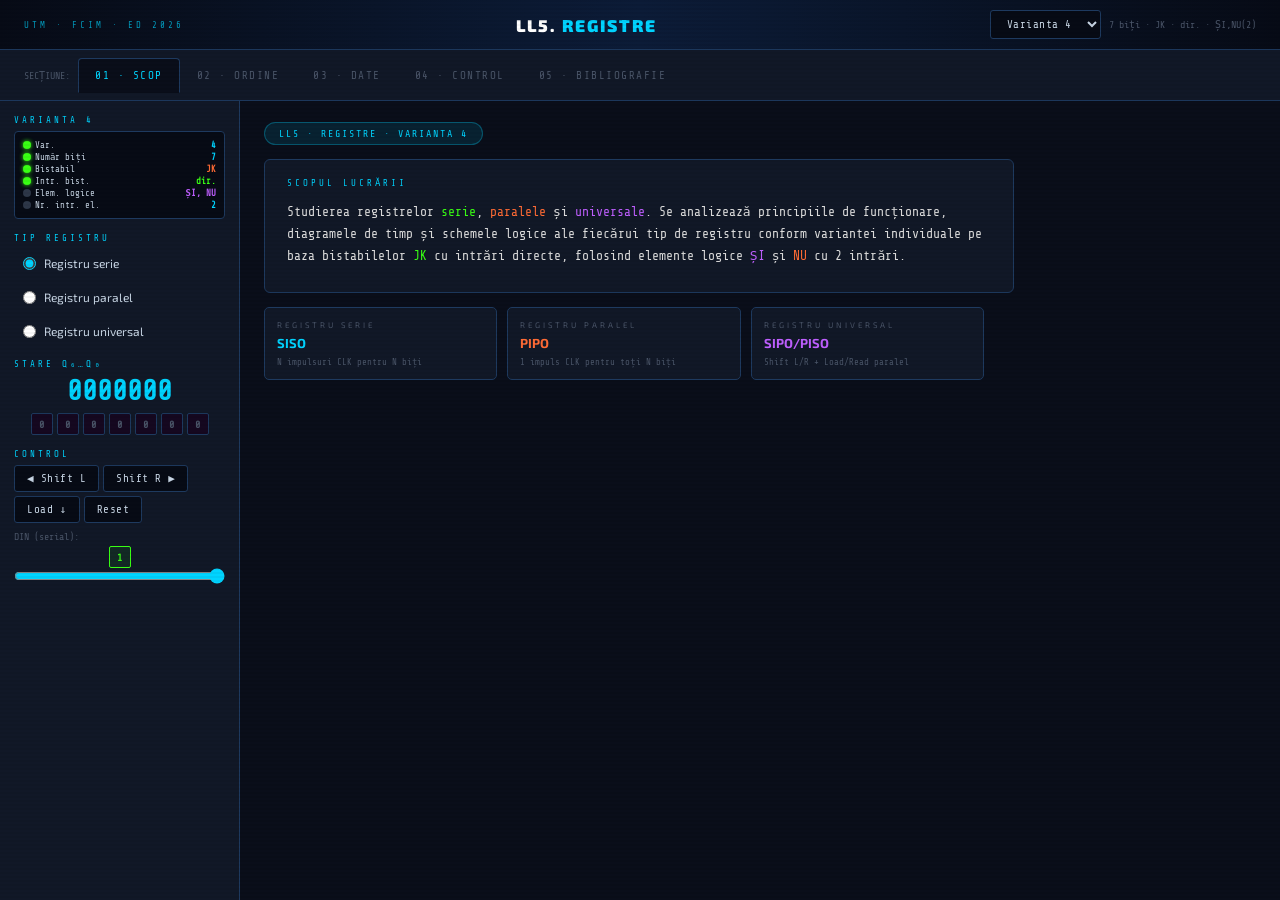
<file: ll5.html>
<!DOCTYPE html>
<html lang="ro">
<head>
<meta charset="UTF-8">
<meta name="viewport" content="width=device-width, initial-scale=1.0">
<title>LL5. Registre | ED 2026</title>
<link rel="stylesheet" href="style.css">
</head>
<body>

<!-- ═══════════════════════════════════════════════════════ HEADER -->
<header>
  <div class="hdr-logo">UTM · FCIM · ED 2026</div>
  <h1>LL5. <span>Registre</span></h1>
  <div class="hdr-right">
    <select id="varSel" onchange="applyVariant()">
      <option value="4">Varianta 4</option>
    </select>
    <span class="clbl" id="varinfo">7 biți · JK · dir. · ȘI,NU(2)</span>
  </div>
</header>

<!-- ═══════════════════════════════════════════════════════ CTRL BAR (TABS) -->
<div class="ctrl-bar">
  <span class="clbl">SECȚIUNE:</span>
  <div class="tabs" style="border:none;padding:0;background:transparent;">
    <button class="tab active" onclick="showTab('tabScop',this)">01 · Scop</button>
    <button class="tab" onclick="showTab('tabOrdine',this)">02 · Ordine</button>
    <button class="tab" onclick="showTab('tabDate',this)">03 · Date</button>
    <button class="tab" onclick="showTab('tabControl',this)">04 · Control</button>
    <button class="tab" onclick="showTab('tabBiblio',this)">05 · Bibliografie</button>
  </div>
</div>

<!-- ═══════════════════════════════════════════════════════ BODY -->
<div class="app-body">

  <!-- ─── SIDEBAR ─── -->
  <div class="sidebar">

    <div>
      <div class="sec-title">Varianta 4</div>
      <div class="circuit-preview">
        <div class="io-lines" style="width:100%;">
          <div class="io-line">
            <div class="io-dot active"></div>
            <span>Var.</span>
            <span style="margin-left:auto;color:var(--accent);font-weight:700;">4</span>
          </div>
          <div class="io-line">
            <div class="io-dot active"></div>
            <span>Număr biți</span>
            <span style="margin-left:auto;color:var(--accent);font-weight:700;">7</span>
          </div>
          <div class="io-line">
            <div class="io-dot active"></div>
            <span>Bistabil</span>
            <span style="margin-left:auto;color:var(--accent2);font-weight:700;">JK</span>
          </div>
          <div class="io-line">
            <div class="io-dot active"></div>
            <span>Intr. bist.</span>
            <span style="margin-left:auto;color:var(--accent3);font-weight:700;">dir.</span>
          </div>
          <div class="io-line">
            <div class="io-dot inactive"></div>
            <span>Elem. logice</span>
            <span style="margin-left:auto;color:var(--accent4);font-weight:700;">ȘI, NU</span>
          </div>
          <div class="io-line">
            <div class="io-dot inactive"></div>
            <span>Nr. intr. el.</span>
            <span style="margin-left:auto;color:var(--accent);font-weight:700;">2</span>
          </div>
        </div>
      </div>
    </div>

    <div>
      <div class="sec-title">Tip registru</div>
      <div class="radio-group">
        <label class="radio-label">
          <input type="radio" name="regType" value="serie" checked onchange="drawSchema()">
          Registru serie
        </label>
        <label class="radio-label">
          <input type="radio" name="regType" value="paralel" onchange="drawSchema()">
          Registru paralel
        </label>
        <label class="radio-label">
          <input type="radio" name="regType" value="universal" onchange="drawSchema()">
          Registru universal
        </label>
      </div>
    </div>

    <div>
      <div class="sec-title">Stare Q₆…Q₀</div>
      <div class="dnum" id="regState">0000000</div>
      <div class="addr-row" style="margin-top:6px;" id="bitRow">
        <div class="addr-bit b0">0</div>
        <div class="addr-bit b0">0</div>
        <div class="addr-bit b0">0</div>
        <div class="addr-bit b0">0</div>
        <div class="addr-bit b0">0</div>
        <div class="addr-bit b0">0</div>
        <div class="addr-bit b0">0</div>
      </div>
    </div>

    <div>
      <div class="sec-title">Control</div>
      <div style="display:flex;gap:4px;flex-wrap:wrap;">
        <button onclick="shiftLeft()">◀ Shift L</button>
        <button onclick="shiftRight()">Shift R ▶</button>
        <button onclick="loadWord()">Load ↓</button>
        <button onclick="resetReg()">Reset</button>
      </div>
      <div style="margin-top:8px;">
        <div class="clbl" style="margin-bottom:4px;">DIN (serial):</div>
        <div class="addr-row">
          <div class="addr-bit b1" id="din">1</div>
        </div>
        <input type="range" min="0" max="1" value="1" id="dinSlider"
               oninput="document.getElementById('din').textContent=this.value;document.getElementById('din').className='addr-bit '+(this.value==='1'?'b1':'b0')">
      </div>
    </div>

  </div><!-- /sidebar -->

  <!-- ─── CONTENT ─── -->
  <div class="content">

    <!-- ══ TAB 01: SCOP ══ -->
    <div class="tab-pane active" id="tabScop">

      <div class="variant-badge">LL5 · REGISTRE · VARIANTA 4</div>

      <div class="expr-panel">
        <div class="sec-title">Scopul lucrării</div>
        <div class="expr-row" style="border-bottom:none;">
          <span class="ebody">
            Studierea registrelor
            <span class="var">serie</span>,
            <span style="color:var(--accent2);">paralele</span> și
            <span style="color:var(--accent4);">universale</span>.
            Se analizează principiile de funcționare, diagramele de timp
            și schemele logice ale fiecărui tip de registru conform variantei individuale
            pe baza bistabilelor <span class="var">JK</span> cu intrări directe,
            folosind elemente logice <span style="color:var(--accent4);">ȘI</span> și
            <span style="color:var(--accent2);">NU</span> cu 2 intrări.
          </span>
        </div>
      </div>

      <div class="info-grid" style="max-width:720px;grid-template-columns:1fr 1fr 1fr;">
        <div class="info-card">
          <div class="info-card-lbl">Registru serie</div>
          <div class="info-card-val" style="color:var(--accent);">SISO</div>
          <div class="clbl" style="margin-top:6px;font-size:9px;">N impulsuri CLK pentru N biți</div>
        </div>
        <div class="info-card">
          <div class="info-card-lbl">Registru paralel</div>
          <div class="info-card-val" style="color:var(--accent2);">PIPO</div>
          <div class="clbl" style="margin-top:6px;font-size:9px;">1 impuls CLK pentru toți N biți</div>
        </div>
        <div class="info-card">
          <div class="info-card-lbl">Registru universal</div>
          <div class="info-card-val" style="color:var(--accent4);">SIPO/PISO</div>
          <div class="clbl" style="margin-top:6px;font-size:9px;">Shift L/R + Load/Read paralel</div>
        </div>
      </div>

    </div><!-- /tabScop -->

    <!-- ══ TAB 02: ORDINE ══ -->
    <div class="tab-pane" id="tabOrdine">

      <div class="variant-badge">ORDINEA ÎNDEPLINIRII</div>

      <div class="expr-panel">
        <div class="sec-title">Pași de lucru</div>

        <div class="expr-row">
          <span class="eseg">01</span>
          <span class="eeq">→</span>
          <span class="ebody">Se realizează schema
            <span class="var">registrului serie</span>
            conform variantei (7 biți, JK, intrări directe, ȘI-NU cu fan-in 2).
          </span>
        </div>

        <div class="expr-row">
          <span class="eseg" style="color:var(--accent2);">02</span>
          <span class="eeq">→</span>
          <span class="ebody">Se realizează schema
            <span style="color:var(--accent2);">registrului paralel</span>
            conform variantei.
          </span>
        </div>

        <div class="expr-row">
          <span class="eseg" style="color:var(--accent4);">03</span>
          <span class="eeq">→</span>
          <span class="ebody">Se realizează schema
            <span style="color:var(--accent4);">registrului universal</span>
            conform variantei.
          </span>
        </div>

        <div class="expr-row">
          <span class="eseg" style="color:var(--accent3);">04</span>
          <span class="eeq">→</span>
          <span class="ebody">Se realizează în programa
            <a href="https://moodle.utm.md/mod/resource/view.php?id=31941"
               style="color:var(--accent);text-decoration:none;" target="_blank">
              Circuit Maker ↗
            </a>
            schema logică a registrelor.
          </span>
        </div>

        <div class="expr-row">
          <span class="eseg" style="color:var(--muted);">05</span>
          <span class="eeq">→</span>
          <span class="ebody">Se va realiza darea de seamă cu includerea rezultatelor obținute.</span>
        </div>

      </div>
    </div><!-- /tabOrdine -->

    <!-- ══ TAB 03: DATE ══ -->
    <div class="tab-pane" id="tabDate">

      <div class="variant-badge">TABELUL 1 · DATE PENTRU LUCRARE</div>

      <div class="tables-row">
        <table class="truth-table" style="max-width:380px;">
          <thead>
            <tr>
              <th style="text-align:left;">Parametru</th>
              <th>Valoare</th>
            </tr>
          </thead>
          <tbody>
            <tr>
              <td style="text-align:left;">Var.</td>
              <td class="v1">4</td>
            </tr>
            <tr>
              <td style="text-align:left;color:var(--accent);">Număr. de biți</td>
              <td class="v1">7</td>
            </tr>
            <tr>
              <td style="text-align:left;color:var(--accent2);">Bistabil</td>
              <td style="color:var(--accent2);font-weight:700;">JK</td>
            </tr>
            <tr>
              <td style="text-align:left;color:var(--accent3);">Intr. bist.</td>
              <td style="color:var(--accent3);">dir.</td>
            </tr>
            <tr>
              <td style="text-align:left;color:var(--accent4);">Elemente logice</td>
              <td style="color:var(--accent4);">ȘI, NU</td>
            </tr>
            <tr>
              <td style="text-align:left;">Num. intr. elem. logice</td>
              <td class="v1">2</td>
            </tr>
          </tbody>
        </table>
      </div>

      <!-- TRUTH TABLES -->
      <div class="tables-row" style="margin-top:22px;align-items:flex-start;flex-wrap:wrap;gap:24px;">

        <!-- JK bistabil truth table -->
        <div>
          <div class="sec-title" style="margin-bottom:8px;">Tabelul 2 · Bistabil JK — tabel de adevăr</div>
          <table class="truth-table" style="min-width:320px;">
            <thead>
              <tr>
                <th>J</th><th>K</th><th>Qₙ</th><th>Qₙ₊₁</th><th>Operație</th>
              </tr>
            </thead>
            <tbody>
              <tr><td class="v0">0</td><td class="v0">0</td><td class="vx">Q</td><td class="vx">Q</td><td style="text-align:left;color:var(--muted);padding-left:10px;">Menținere</td></tr>
              <tr><td class="v0">0</td><td class="v1">1</td><td class="vx">Q</td><td class="v0">0</td><td style="text-align:left;color:var(--accent2);padding-left:10px;">Resetare</td></tr>
              <tr><td class="v1">1</td><td class="v0">0</td><td class="vx">Q</td><td class="v1">1</td><td style="text-align:left;color:var(--accent3);padding-left:10px;">Setare</td></tr>
              <tr><td class="v1">1</td><td class="v1">1</td><td class="v0">0</td><td class="v1">1</td><td style="text-align:left;color:var(--accent4);padding-left:10px;">Comutare ↑</td></tr>
              <tr><td class="v1">1</td><td class="v1">1</td><td class="v1">1</td><td class="v0">0</td><td style="text-align:left;color:var(--accent4);padding-left:10px;">Comutare ↓</td></tr>
            </tbody>
          </table>
        </div>

        <!-- Registru serie shift table -->
        <div>
          <div class="sec-title" style="margin-bottom:8px;">Tabelul 3 · Registru serie — tranziții (Din=1)</div>
          <table class="truth-table" style="min-width:380px;">
            <thead>
              <tr>
                <th>CLK</th><th>Din</th><th>Q₆</th><th>Q₅</th><th>Q₄</th><th>Q₃</th><th>Q₂</th><th>Q₁</th><th>Q₀</th>
              </tr>
            </thead>
            <tbody id="tblSerie">
              <!-- generated by JS -->
            </tbody>
          </table>
        </div>

        <!-- Universal mode table -->
        <div>
          <div class="sec-title" style="margin-bottom:8px;">Tabelul 4 · Registru universal — moduri</div>
          <table class="truth-table" style="min-width:300px;">
            <thead>
              <tr><th>S₁</th><th>S₀</th><th>Mod</th><th>Operație</th></tr>
            </thead>
            <tbody>
              <tr><td class="v0">0</td><td class="v0">0</td><td style="color:var(--muted);">Hold</td><td style="text-align:left;color:var(--muted);padding-left:10px;">Menținere stare</td></tr>
              <tr><td class="v0">0</td><td class="v1">1</td><td style="color:var(--accent2);">Shift R</td><td style="text-align:left;color:var(--accent2);padding-left:10px;">Deplasare dreapta</td></tr>
              <tr><td class="v1">1</td><td class="v0">0</td><td style="color:var(--accent);">Shift L</td><td style="text-align:left;color:var(--accent);padding-left:10px;">Deplasare stânga</td></tr>
              <tr><td class="v1">1</td><td class="v1">1</td><td style="color:var(--accent3);">Load</td><td style="text-align:left;color:var(--accent3);padding-left:10px;">Încărcare paralelă</td></tr>
            </tbody>
          </table>
        </div>

      </div><!-- /tables-row -->

      <!-- Schema canvas -->
      <div style="margin-top:22px;">
        <div class="sec-title" style="margin-bottom:10px;" id="schemaTitle">Schema registrului serie — 7 biți JK</div>
        <canvas id="cvSchema" width="820" height="200"
          style="border:1px solid var(--border);border-radius:4px;background:#070b15;max-width:100%;display:block;">
        </canvas>
        <div style="margin-top:8px;">
          <button onclick="exportPNG()">⬇ Export PNG</button>
        </div>
      </div>

    </div><!-- /tabDate -->

    <!-- ══ TAB 04: CONTROL ══ -->
    <div class="tab-pane" id="tabControl">

      <div class="variant-badge">ÎNTREBĂRI DE CONTROL</div>

      <div class="expr-panel">

        <div class="expr-row">
          <span class="eseg">Q1</span>
          <span class="eeq">—</span>
          <span class="ebody">Clasificarea registrelor.</span>
        </div>
        <div style="padding:6px 0 12px 56px;font-size:12px;line-height:1.8;color:var(--muted);border-bottom:1px solid rgba(30,58,95,.4);">
          După modul de transfer:
          <span style="color:var(--accent);">serie-serie (SISO)</span>,
          <span style="color:var(--accent2);">paralel-paralel (PIPO)</span>,
          <span style="color:var(--accent3);">serie-paralel (SIPO)</span>,
          <span style="color:var(--accent4);">paralel-serie (PISO)</span>
          și <span style="color:#fff;">universale</span>.
          După direcția shiftului: unidirecționale și bidirecționale.
        </div>

        <div class="expr-row">
          <span class="eseg">Q2</span>
          <span class="eeq">—</span>
          <span class="ebody">Principiile de funcționare ale registrelor.</span>
        </div>
        <div style="padding:6px 0 12px 56px;font-size:12px;line-height:1.8;color:var(--muted);border-bottom:1px solid rgba(30,58,95,.4);">
          Un registru este format din <span style="color:var(--accent);">N bistabile JK</span> conectate în cascadă.
          La frontul activ al <span style="color:var(--accent3);">CLK</span>, starea fiecărui bistabil
          se actualizează conform intrărilor J și K:
          J=1,K=0 → Setare; J=0,K=1 → Resetare; J=K=1 → Comutare; J=K=0 → Menținere.
        </div>

        <div class="expr-row">
          <span class="eseg">Q3</span>
          <span class="eeq">—</span>
          <span class="ebody">Explicați diagramele în timp ale registrelor serie și paralele.</span>
        </div>
        <div style="padding:6px 0 12px 56px;font-size:12px;line-height:1.8;color:var(--muted);border-bottom:1px solid rgba(30,58,95,.4);">
          <span style="color:var(--accent);">Serie:</span> la fiecare CLK bitul de la intrare
          se deplasează un rang spre dreapta — sunt necesare 7 impulsuri pentru a încărca 7 biți.
          <span style="color:var(--accent2);">Paralel:</span> la un singur CLK toți cei 7 biți
          sunt capturați simultan; diagramele de timp arată tranziție sincronă pe toate ieșirile Q₀…Q₆.
        </div>

        <div class="expr-row">
          <span class="eseg">Q4</span>
          <span class="eeq">—</span>
          <span class="ebody">Demonstrați funcționalitatea registrelor realizate.</span>
        </div>
        <div style="padding:6px 0 4px 56px;font-size:12px;line-height:1.8;color:var(--muted);">
          Se aplică semnalele CLK în
          <span style="color:var(--accent);">Circuit Maker</span>
          și se observă evoluția ieșirilor Q₀…Q₆,
          verificând concordanța cu tabelele de adevăr și diagramele de timp teoretice
          ale bistabilului <span style="color:var(--accent2);">JK</span> cu intrări directe.
        </div>

      </div>
    </div><!-- /tabControl -->

    <!-- ══ TAB 05: BIBLIOGRAFIE ══ -->
    <div class="tab-pane" id="tabBiblio">

      <div class="variant-badge">BIBLIOGRAFIE</div>

      <div class="expr-panel">

        <div class="expr-row">
          <span class="eseg" style="color:var(--muted);font-size:11px;">[1]</span>
          <span class="ebody">
            Anatol Alexei —
            <span class="var">Note de curs „Electronica digitală"</span>.
          </span>
        </div>

        <div class="expr-row">
          <span class="eseg" style="color:var(--muted);font-size:11px;">[2]</span>
          <span class="ebody">
            Gheorghe Toacșe, Dan Nicula —
            <span style="color:var(--accent2);">„Electronica digitală"</span>,
            Editura tehnică, București, 2005.
          </span>
        </div>

        <div class="expr-row">
          <span class="eseg" style="color:var(--muted);font-size:11px;">[3]</span>
          <span class="ebody">
            John Wakerly —
            <span style="color:var(--accent3);">„Circuite digitale: principii și practice folosite în proiectare"</span>,
            Teora, București, 2002.
          </span>
        </div>

        <div class="expr-row">
          <span class="eseg" style="color:var(--muted);font-size:11px;">[4]</span>
          <span class="ebody">
            Mihaela Lupea, Andreea Mihiș —
            <span style="color:var(--accent4);">„Logici clasice și circuite logice"</span>,
            Editura albastră, Cluj-Napoca, 2008.
          </span>
        </div>

        <div class="expr-row">
          <span class="eseg" style="color:var(--muted);font-size:11px;">[5]</span>
          <span class="ebody">
            I. Spânulescu, S. Spânulescu —
            <span class="var">„Circuite integrate digitale și sisteme cu microprocesoare"</span>,
            Editura Victor, București, 1996.
          </span>
        </div>

      </div>
    </div><!-- /tabBiblio -->

  </div><!-- /content -->
</div><!-- /app-body -->

<script>
// ════════════════════════════════════════════
//  STATE
// ════════════════════════════════════════════
const N = 7;
let bits = new Array(N).fill(0); // Q0..Q6, index 0 = Q0

// ════════════════════════════════════════════
//  SIDEBAR CONTROLS
// ════════════════════════════════════════════
function renderState() {
  document.getElementById('regState').textContent = [...bits].reverse().join('');
  const row = document.getElementById('bitRow');
  row.innerHTML = '';
  for (let i = N-1; i >= 0; i--) {
    const d = document.createElement('div');
    d.className = 'addr-bit ' + (bits[i] ? 'b1' : 'b0');
    d.textContent = bits[i];
    row.appendChild(d);
  }
  drawSchema();
  buildSerieTable();
}

function getType() {
  return document.querySelector('input[name="regType"]:checked').value;
}

function shiftLeft() {
  // serie: Din → Q0, Q0→Q1, …, Q5→Q6 (shift right in array = data moves left visually)
  const din = parseInt(document.getElementById('dinSlider').value);
  bits = [din, ...bits.slice(0, N-1)];
  renderState();
}
function shiftRight() {
  const din = parseInt(document.getElementById('dinSlider').value);
  bits = [...bits.slice(1), din];
  renderState();
}
function loadWord() {
  // parallel load — all bits at once
  bits = [1, 0, 1, 1, 0, 1, 0];
  renderState();
}
function resetReg() {
  bits = new Array(N).fill(0);
  renderState();
}

// ════════════════════════════════════════════
//  TAB SWITCHING
// ════════════════════════════════════════════
function showTab(id, btn) {
  document.querySelectorAll('.tab-pane').forEach(p => p.classList.remove('active'));
  document.querySelectorAll('.tab').forEach(b => b.classList.remove('active'));
  document.getElementById(id).classList.add('active');
  btn.classList.add('active');
  if (id === 'tabDate') { drawSchema(); buildSerieTable(); }
}

// ════════════════════════════════════════════
//  DRAW ROUTER — called on radio change too
// ════════════════════════════════════════════
function drawSchema() {
  const type = getType();
  const titles = {
    serie:     'Schema registrului SERIE (SISO) — 7 biți JK · intrări directe',
    paralel:   'Schema registrului PARALEL (PIPO) — 7 biți JK · intrări directe',
    universal: 'Schema registrului UNIVERSAL — 7 biți JK · Shift L/R + Load/Read'
  };
  const el = document.getElementById('schemaTitle');
  if (el) el.textContent = titles[type];

  if (type === 'serie')     drawSerie();
  else if (type === 'paralel')   drawParalel();
  else                           drawUniversal();
}

// ════════════════════════════════════════════
//  HELPERS
// ════════════════════════════════════════════
function prepCanvas() {
  const cv = document.getElementById('cvSchema');
  const ctx = cv.getContext('2d');
  const W = cv.width, H = cv.height;
  ctx.clearRect(0, 0, W, H);
  ctx.fillStyle = '#070b15';
  ctx.fillRect(0, 0, W, H);
  // dot grid
  ctx.fillStyle = 'rgba(30,58,95,0.25)';
  for (let x = 10; x < W; x += 20)
    for (let y = 10; y < H; y += 20)
      ctx.fillRect(x, y, 1, 1);
  return { cv, ctx, W, H };
}

function arrow(ctx, x1, y1, x2, y2, color, size=5) {
  const angle = Math.atan2(y2-y1, x2-x1);
  ctx.strokeStyle = color; ctx.lineWidth = 1.5;
  ctx.beginPath(); ctx.moveTo(x1,y1); ctx.lineTo(x2,y2); ctx.stroke();
  ctx.fillStyle = color;
  ctx.beginPath();
  ctx.moveTo(x2, y2);
  ctx.lineTo(x2 - size*Math.cos(angle-0.4), y2 - size*Math.sin(angle-0.4));
  ctx.lineTo(x2 - size*Math.cos(angle+0.4), y2 - size*Math.sin(angle+0.4));
  ctx.closePath(); ctx.fill();
}

function drawBox(ctx, x, y, bw, bh, q, label, sub) {
  ctx.strokeStyle = q ? '#39ff14' : '#1e3a5f';
  ctx.lineWidth = 1.5;
  ctx.fillStyle = q ? 'rgba(57,255,20,0.08)' : 'rgba(17,24,39,0.9)';
  ctx.beginPath(); ctx.roundRect(x, y, bw, bh, 3); ctx.fill(); ctx.stroke();

  ctx.textAlign = 'center';
  ctx.fillStyle = '#4a5568'; ctx.font = '8px "Share Tech Mono"';
  ctx.fillText('BISTABIL', x + bw/2, y + 13);

  ctx.fillStyle = q ? '#39ff14' : '#4a5568';
  ctx.font = 'bold 12px "Share Tech Mono"';
  ctx.fillText(label, x + bw/2, y + 30);

  ctx.fillStyle = q ? '#39ff14' : '#4a5568';
  ctx.font = '9px "Share Tech Mono"';
  ctx.fillText(sub, x + bw/2, y + 46);
}

function clkBus(ctx, W, startX, totalW, clkY) {
  ctx.strokeStyle = '#1e3a5f'; ctx.lineWidth = 1; ctx.setLineDash([4,4]);
  ctx.beginPath(); ctx.moveTo(startX-20, clkY); ctx.lineTo(startX+totalW+20, clkY); ctx.stroke();
  ctx.setLineDash([]);
  ctx.fillStyle = '#4a5568'; ctx.font = '8px "Share Tech Mono"'; ctx.textAlign = 'left';
  ctx.fillText('CLK ►', startX - 40, clkY + 3);
}

function legend(ctx, H, entries) {
  let lx = 6;
  entries.forEach(([color, text]) => {
    ctx.fillStyle = color; ctx.font = '8px "Share Tech Mono"'; ctx.textAlign = 'left';
    ctx.fillText(text, lx, H - 6);
    lx += ctx.measureText(text).width + 14;
  });
}

// ════════════════════════════════════════════
//  DRAW SERIE
// ════════════════════════════════════════════
function drawSerie() {
  const { cv, ctx, W, H } = prepCanvas();
  const bw = 82, bh = 60, gap = 14;
  const totalW = N*bw + (N-1)*gap;
  const startX = (W - totalW) / 2;
  const startY = 20;
  const clkY = startY + bh + 18;

  clkBus(ctx, W, startX, totalW, clkY);

  // Din arrow
  arrow(ctx, startX-44, startY+bh/2, startX-1, startY+bh/2, '#00d4ff');
  ctx.fillStyle='#00d4ff'; ctx.font='9px "Share Tech Mono"'; ctx.textAlign='center';
  ctx.fillText('Din', startX-52, startY+bh/2-6);

  for (let i = 0; i < N; i++) {
    const x = startX + i*(bw+gap);
    const q = bits[N-1-i]; // Q6 leftmost

    // wire to next cell
    if (i < N-1) {
      arrow(ctx, x+bw, startY+bh/2, x+bw+gap, startY+bh/2, q ? '#39ff14' : '#1e3a5f');
    }

    // CLK tick
    ctx.strokeStyle='#1e3a5f'; ctx.lineWidth=1; ctx.setLineDash([2,3]);
    ctx.beginPath(); ctx.moveTo(x+bw/2, startY+bh); ctx.lineTo(x+bw/2, clkY); ctx.stroke();
    ctx.setLineDash([]);

    drawBox(ctx, x, startY, bw, bh, q, 'JK', `Q${N-1-i}=${q}`);

    // J / K pin labels
    ctx.fillStyle='#4a5568'; ctx.font='8px "Share Tech Mono"'; ctx.textAlign='right';
    ctx.fillText('J', x-3, startY+bh/2-6);
    ctx.fillText('K', x-3, startY+bh/2+10);
  }

  // Dout arrow
  const lastX = startX+(N-1)*(bw+gap)+bw;
  arrow(ctx, lastX, startY+bh/2, lastX+44, startY+bh/2, '#bf5fff');
  ctx.fillStyle='#bf5fff'; ctx.font='9px "Share Tech Mono"'; ctx.textAlign='left';
  ctx.fillText('Dout', lastX+46, startY+bh/2+4);

  // Mode label
  ctx.fillStyle='#00d4ff'; ctx.font='bold 9px "Share Tech Mono"'; ctx.textAlign='center';
  ctx.fillText('MODE: SERIE-SERIE (SISO) — date intră/ies bit cu bit la fiecare CLK', W/2, clkY+16);

  legend(ctx, H, [['#39ff14','■ Q=1'],['#1e3a5f','■ Q=0'],['#00d4ff','► Din (serial)'],['#bf5fff','► Dout (serial)'],['#1e3a5f','╌ CLK bus']]);
}

// ════════════════════════════════════════════
//  DRAW PARALEL
// ════════════════════════════════════════════
function drawParalel() {
  const { cv, ctx, W, H } = prepCanvas();
  const bw = 82, bh = 68, gap = 14;
  const totalW = N*bw + (N-1)*gap;
  const startX = (W - totalW) / 2;
  const startY = 52; // extra space above for parallel D inputs
  const clkY = startY + bh + 18;

  clkBus(ctx, W, startX, totalW, clkY);

  const dColors = ['#00d4ff','#ff6b35','#39ff14','#bf5fff','#00d4ff','#ff6b35','#39ff14'];

  for (let i = 0; i < N; i++) {
    const x = startX + i*(bw+gap);
    const qi = N-1-i; // Q6 leftmost
    const q = bits[qi];
    const col = dColors[qi];

    // Parallel D input line from top
    ctx.strokeStyle = col; ctx.lineWidth = 1.5; ctx.setLineDash([3,3]);
    ctx.beginPath(); ctx.moveTo(x+bw/2, 8); ctx.lineTo(x+bw/2, startY); ctx.stroke();
    ctx.setLineDash([]);
    // D label at top
    ctx.fillStyle = col; ctx.font = '9px "Share Tech Mono"'; ctx.textAlign = 'center';
    ctx.fillText(`D${qi}`, x+bw/2, 7);
    // arrowhead into box top
    ctx.fillStyle = col;
    ctx.beginPath();
    ctx.moveTo(x+bw/2, startY);
    ctx.lineTo(x+bw/2-4, startY-8);
    ctx.lineTo(x+bw/2+4, startY-8);
    ctx.closePath(); ctx.fill();

    // CLK tick
    ctx.strokeStyle='#1e3a5f'; ctx.lineWidth=1; ctx.setLineDash([2,3]);
    ctx.beginPath(); ctx.moveTo(x+bw/2, startY+bh); ctx.lineTo(x+bw/2, clkY); ctx.stroke();
    ctx.setLineDash([]);

    drawBox(ctx, x, startY, bw, bh, q, 'JK', `Q${qi}=${q}`);

    // Parallel Q output line going down
    const qCol = q ? '#39ff14' : '#4a5568';
    ctx.strokeStyle = qCol; ctx.lineWidth = 1.5;
    ctx.beginPath(); ctx.moveTo(x+bw/2, startY+bh); ctx.lineTo(x+bw/2, clkY-2); ctx.stroke();

    // J / K labels
    ctx.fillStyle='#4a5568'; ctx.font='8px "Share Tech Mono"'; ctx.textAlign='right';
    ctx.fillText('J', x-3, startY+bh/2-6);
    ctx.fillText('K', x-3, startY+bh/2+10);
  }

  // Note: no serial connection between cells in parallel register
  ctx.fillStyle='#ff6b35'; ctx.font='bold 9px "Share Tech Mono"'; ctx.textAlign='center';
  ctx.fillText('MODE: PARALEL-PARALEL (PIPO) — toți biții D₀…D₆ intră/ies simultan la un CLK', W/2, clkY+16);

  legend(ctx, H, [['#39ff14','■ Q=1'],['#4a5568','■ Q=0'],['#00d4ff','D₀'],['#ff6b35','D₁'],['#39ff14','D₂'],['#bf5fff','D₃'],['#1e3a5f','╌ CLK']]);
}

// ════════════════════════════════════════════
//  DRAW UNIVERSAL
// ════════════════════════════════════════════
function drawUniversal() {
  const { cv, ctx, W, H } = prepCanvas();
  const bw = 82, bh = 72, gap = 14;
  const totalW = N*bw + (N-1)*gap;
  const startX = (W - totalW) / 2;
  const startY = 56;
  const clkY = startY + bh + 18;

  clkBus(ctx, W, startX, totalW, clkY);

  // S1 S0 control bus
  ctx.strokeStyle='#bf5fff'; ctx.lineWidth=1.5; ctx.setLineDash([5,3]);
  ctx.beginPath(); ctx.moveTo(startX-20,14); ctx.lineTo(startX+totalW+20,14); ctx.stroke();
  ctx.setLineDash([]);
  ctx.fillStyle='#bf5fff'; ctx.font='9px "Share Tech Mono"'; ctx.textAlign='left';
  ctx.fillText('S₁S₀ MODE BUS: 00=Hold  01=ShiftR  10=ShiftL  11=Load', startX-18, 12);

  // Din-L and Din-R
  arrow(ctx, startX-44, startY+bh/2-8, startX-1, startY+bh/2-8, '#00d4ff');
  ctx.fillStyle='#00d4ff'; ctx.font='9px "Share Tech Mono"'; ctx.textAlign='right';
  ctx.fillText('DinL', startX-46, startY+bh/2-10);

  const lastXa = startX+(N-1)*(bw+gap)+bw;
  arrow(ctx, lastXa+44, startY+bh/2+8, lastXa+1, startY+bh/2+8, '#ff6b35');
  ctx.fillStyle='#ff6b35'; ctx.font='9px "Share Tech Mono"'; ctx.textAlign='left';
  ctx.fillText('DinR', lastXa+46, startY+bh/2+6);

  for (let i = 0; i < N; i++) {
    const x = startX + i*(bw+gap);
    const qi = N-1-i;
    const q = bits[qi];

    // Parallel D input (small tick from top)
    ctx.strokeStyle='#4a5568'; ctx.lineWidth=1; ctx.setLineDash([2,4]);
    ctx.beginPath(); ctx.moveTo(x+bw/2, 18); ctx.lineTo(x+bw/2, startY); ctx.stroke();
    ctx.setLineDash([]);
    ctx.fillStyle='#4a5568'; ctx.font='8px "Share Tech Mono"'; ctx.textAlign='center';
    ctx.fillText(`D${qi}`, x+bw/2, 17);

    // S1S0 tick
    ctx.strokeStyle='#bf5fff'; ctx.lineWidth=1; ctx.setLineDash([2,4]);
    ctx.beginPath(); ctx.moveTo(x+bw*0.75, 14); ctx.lineTo(x+bw*0.75, startY); ctx.stroke();
    ctx.setLineDash([]);

    // Serial shift wires (between cells)
    if (i < N-1) {
      // ShiftL: Q→ right neighbor
      arrow(ctx, x+bw, startY+bh/2-8, x+bw+gap, startY+bh/2-8, q ? '#00d4ff' : '#1e3a5f');
      // ShiftR: ← from right neighbor
      ctx.strokeStyle='#ff6b35'; ctx.lineWidth=1; ctx.setLineDash([2,3]);
      ctx.beginPath(); ctx.moveTo(x+bw+gap, startY+bh/2+8); ctx.lineTo(x+bw, startY+bh/2+8); ctx.stroke();
      ctx.setLineDash([]);
    }

    // CLK tick
    ctx.strokeStyle='#1e3a5f'; ctx.lineWidth=1; ctx.setLineDash([2,3]);
    ctx.beginPath(); ctx.moveTo(x+bw/2, startY+bh); ctx.lineTo(x+bw/2, clkY); ctx.stroke();
    ctx.setLineDash([]);

    drawBox(ctx, x, startY, bw, bh, q, 'JK', `Q${qi}=${q}`);

    ctx.fillStyle='#4a5568'; ctx.font='8px "Share Tech Mono"'; ctx.textAlign='right';
    ctx.fillText('J', x-3, startY+bh/2-6);
    ctx.fillText('K', x-3, startY+bh/2+10);
  }

  // Mode indicator
  ctx.fillStyle='#bf5fff'; ctx.font='bold 9px "Share Tech Mono"'; ctx.textAlign='center';
  ctx.fillText('MODE: UNIVERSAL — ShiftL (S₁S₀=10) · ShiftR (01) · Load paralel (11) · Hold (00)', W/2, clkY+16);

  legend(ctx, H, [['#39ff14','■ Q=1'],['#1e3a5f','■ Q=0'],['#00d4ff','► ShiftL'],['#ff6b35','◄ ShiftR'],['#4a5568','╌ D parallel'],['#bf5fff','╌ S₁S₀']]);
}

// ════════════════════════════════════════════
//  SERIE SHIFT TABLE — generate 8 CLK steps
// ════════════════════════════════════════════
function buildSerieTable() {
  const tbody = document.getElementById('tblSerie');
  if (!tbody) return;
  tbody.innerHTML = '';

  // simulate independently: start from 0000000, Din=1 each step
  let state = [0,0,0,0,0,0,0]; // Q6..Q0 order
  const curState = [...bits].reverse().join(''); // current register for highlight

  // row 0: initial state before any CLK
  const addRow = (clkLabel, dinLabel, s, highlight) => {
    const tr = document.createElement('tr');
    if (highlight) tr.className = 'cur';
    const vals = [clkLabel, dinLabel, ...s];
    vals.forEach((v, ci) => {
      const td = document.createElement('td');
      td.textContent = v;
      if (ci >= 2) td.className = v==='1'?'v1':'v0';
      if (ci === 1 && v==='1') td.className = 'v1';
      if (ci === 1 && v==='0') td.className = 'v0';
      if (v === '—') { td.className = ''; td.style.color = 'var(--muted)'; }
      tr.appendChild(td);
    });
    tbody.appendChild(tr);
  };

  addRow('0 (init)', '—', state, state.join('') === curState);

  for (let clk = 1; clk <= 8; clk++) {
    const din = clk <= 7 ? 1 : 0;
    // Din → Q0, Q0→Q1, …, Q5→Q6  (shift left in array: append din at end = Q0 side)
    // state array is [Q6, Q5, Q4, Q3, Q2, Q1, Q0]
    state = [...state.slice(1), din];
    addRow(clk.toString(), din.toString(), state, state.join('') === curState);
  }
}

// ════════════════════════════════════════════
//  EXPORT PNG
// ════════════════════════════════════════════
function exportPNG() {
  const cv = document.getElementById('cvSchema');
  const type = getType();
  const names = { serie: 'registru_serie', paralel: 'registru_paralel', universal: 'registru_universal' };
  const a = document.createElement('a');
  a.href = cv.toDataURL('image/png');
  a.download = `LL5_${names[type]}_var4.png`;
  a.click();
}

// ════════════════════════════════════════════
//  INIT
// ════════════════════════════════════════════
function applyVariant() { renderState(); }
applyVariant();
</script>
</body>
</html>
</file>
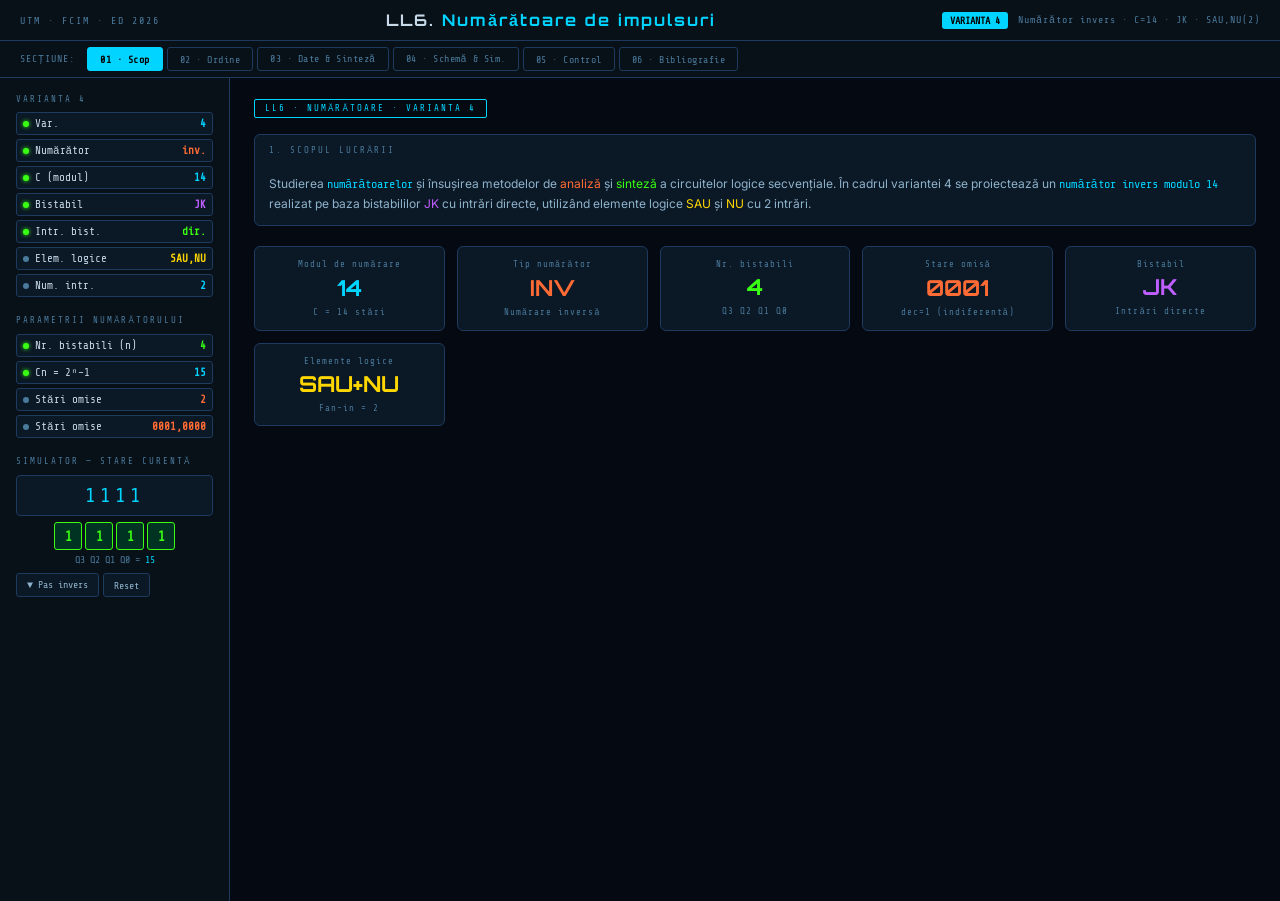
<file: ll6.html>
<!DOCTYPE html>
<html lang="ro">
<head>
<meta charset="UTF-8">
<meta name="viewport" content="width=device-width, initial-scale=1.0">
<title>LL6. Numărătoare de impulsuri | ED 2026 · Var. 4</title>
<style>
@import url('https://fonts.googleapis.com/css2?family=Share+Tech+Mono&family=Orbitron:wght@400;700;900&family=Inter:wght@300;400;500;600&display=swap');

:root {
  --bg:        #050a12;
  --bg2:       #081018;
  --panel:     #0b1825;
  --panel2:    #0e1f30;
  --border:    #1e3a5f;
  --border2:   #2a5080;
  --accent:    #00d4ff;
  --accent2:   #ff6b35;
  --accent3:   #39ff14;
  --accent4:   #bf5fff;
  --accent5:   #ffd700;
  --muted:     #4a7a9b;
  --text:      #c8dae8;
  --text2:     #8fb3cc;
  --mono:      'Share Tech Mono', monospace;
  --title:     'Orbitron', sans-serif;
  --body:      'Inter', sans-serif;
}

* { box-sizing:border-box; margin:0; padding:0; }
body { background:var(--bg); color:var(--text); font-family:var(--body); font-size:13px; min-height:100vh; }

/* ── HEADER ── */
header {
  display:flex; align-items:center; justify-content:space-between;
  padding:10px 20px; border-bottom:1px solid var(--border);
  background:var(--bg2); position:sticky; top:0; z-index:100;
}
.hdr-logo { font-family:var(--mono); font-size:10px; color:var(--muted); letter-spacing:2px; }
header h1 { font-family:var(--title); font-size:16px; font-weight:700; color:var(--text); letter-spacing:2px; }
header h1 span { color:var(--accent); }
.hdr-right { display:flex; align-items:center; gap:10px; }
.clbl { font-family:var(--mono); font-size:10px; color:var(--muted); letter-spacing:1px; }
.badge-var { background:var(--accent); color:#000; font-family:var(--mono); font-size:10px; font-weight:700; padding:3px 8px; border-radius:3px; }

/* ── CTRL BAR ── */
.ctrl-bar {
  display:flex; align-items:center; gap:12px;
  padding:6px 20px; background:var(--bg2); border-bottom:1px solid var(--border);
}
.tabs { display:flex; gap:4px; }
.tab {
  font-family:var(--mono); font-size:10px; padding:5px 12px;
  background:transparent; border:1px solid var(--border); color:var(--muted);
  cursor:pointer; border-radius:3px; transition:.15s;
  letter-spacing:.5px;
}
.tab:hover { border-color:var(--accent); color:var(--accent); }
.tab.active { background:var(--accent); color:#000; border-color:var(--accent); font-weight:700; }

/* ── LAYOUT ── */
.app-body { display:flex; min-height:calc(100vh - 76px); }

.sidebar {
  width:230px; min-width:230px; background:var(--bg2);
  border-right:1px solid var(--border); padding:16px;
  display:flex; flex-direction:column; gap:18px; position:sticky;
  top:76px; height:calc(100vh - 76px); overflow-y:auto;
}
.content { flex:1; padding:20px 24px; overflow-y:auto; }

/* ── SIDEBAR ELEMENTS ── */
.sec-title {
  font-family:var(--mono); font-size:9px; color:var(--muted);
  letter-spacing:2px; text-transform:uppercase; margin-bottom:8px;
}
.io-lines { display:flex; flex-direction:column; gap:4px; }
.io-line {
  display:flex; align-items:center; gap:6px;
  font-family:var(--mono); font-size:11px;
  padding:4px 6px; border-radius:3px;
  background:var(--panel); border:1px solid var(--border);
}
.io-dot { width:6px; height:6px; border-radius:50%; flex-shrink:0; }
.io-dot.active   { background:var(--accent3); box-shadow:0 0 4px var(--accent3); }
.io-dot.inactive { background:var(--muted); }

.dnum {
  font-family:var(--mono); font-size:20px; color:var(--accent);
  text-align:center; letter-spacing:4px; padding:8px;
  border:1px solid var(--border); border-radius:4px; background:var(--panel);
}
.addr-row { display:flex; gap:3px; flex-wrap:wrap; }
.addr-bit {
  width:28px; height:28px; border-radius:3px;
  font-family:var(--mono); font-size:13px; font-weight:700;
  display:flex; align-items:center; justify-content:center;
  border:1px solid var(--border);
}
.b1 { background:#003322; color:var(--accent3); border-color:var(--accent3); }
.b0 { background:#150820; color:var(--muted); }
.bx { background:#1a1500; color:var(--accent5); border-color:var(--accent5); }

button {
  font-family:var(--mono); font-size:10px; padding:5px 10px;
  background:var(--panel); border:1px solid var(--border);
  color:var(--text2); cursor:pointer; border-radius:3px; transition:.15s;
}
button:hover { border-color:var(--accent); color:var(--accent); }
button.primary { background:var(--accent); color:#000; border-color:var(--accent); font-weight:700; }

/* ── CONTENT ELEMENTS ── */
.tab-pane { display:none; }
.tab-pane.active { display:block; }

.variant-badge {
  display:inline-block; font-family:var(--mono); font-size:9px;
  letter-spacing:2px; color:var(--accent); border:1px solid var(--accent);
  padding:3px 10px; border-radius:2px; margin-bottom:16px;
}

.expr-panel {
  border:1px solid var(--border); border-radius:6px;
  background:var(--panel); overflow:hidden; margin-bottom:20px;
}
.expr-row {
  display:flex; align-items:flex-start; gap:12px;
  padding:10px 14px; border-bottom:1px solid rgba(30,58,95,.4);
}
.eseg {
  font-family:var(--mono); font-size:12px; font-weight:700;
  color:var(--accent); min-width:32px;
}
.eeq { font-family:var(--mono); color:var(--muted); font-size:12px; }
.ebody { font-size:12px; line-height:1.7; color:var(--text2); }
.var { color:var(--accent); font-family:var(--mono); }

.info-grid {
  display:grid; gap:12px; margin-bottom:20px;
  grid-template-columns: repeat(auto-fit,minmax(160px,1fr));
}
.info-card {
  background:var(--panel); border:1px solid var(--border);
  border-radius:6px; padding:12px; text-align:center;
}
.info-card-lbl { font-family:var(--mono); font-size:9px; color:var(--muted); letter-spacing:1px; margin-bottom:4px; }
.info-card-val { font-family:var(--title); font-size:22px; font-weight:700; }

/* ── TABLES ── */
.tables-row { display:flex; gap:20px; flex-wrap:wrap; align-items:flex-start; }
.truth-table { border-collapse:collapse; font-family:var(--mono); font-size:11px; }
.truth-table th {
  background:var(--panel2); color:var(--accent); padding:5px 10px;
  border:1px solid var(--border2); font-weight:700; font-size:10px;
  text-transform:uppercase; letter-spacing:.5px;
}
.truth-table td {
  padding:4px 10px; border:1px solid var(--border); text-align:center;
  color:var(--text2); background:var(--panel);
}
.truth-table tr:hover td { background:var(--panel2); }
.truth-table tr.cur td { background:#002a40 !important; color:var(--accent); }
.truth-table tr.skip td { background:#1a0a00 !important; color:var(--accent2); opacity:.7; }
.v1 { color:var(--accent3) !important; font-weight:700; }
.v0 { color:var(--muted) !important; }
.vx { color:var(--accent5) !important; }
.va { color:var(--accent4) !important; }

/* ── KARNAUGH ── */
.kmap-wrap { overflow-x:auto; margin-bottom:12px; }
.kmap { border-collapse:collapse; font-family:var(--mono); font-size:11px; }
.kmap th, .kmap td {
  border:1px solid var(--border2); padding:6px 12px; text-align:center; min-width:40px;
}
.kmap th { background:var(--panel2); color:var(--accent5); }
.kmap td { background:var(--panel); }
.kmap td.k1 { color:var(--accent3); font-weight:700; background:#001a0d; }
.kmap td.k0 { color:var(--muted); }
.kmap td.kx { color:var(--accent5); background:#1a1200; }
.kmap td.g1 { box-shadow:inset 0 0 0 2px var(--accent); color:var(--accent3); font-weight:700; background:#001a22; }
.kmap td.g2 { box-shadow:inset 0 0 0 2px var(--accent2); color:var(--accent3); font-weight:700; background:#1a0d00; }
.kmap td.g3 { box-shadow:inset 0 0 0 2px var(--accent4); color:var(--accent3); font-weight:700; background:#120022; }

/* ── SCHEMA CANVAS ── */
#cvSchema { border:1px solid var(--border); border-radius:4px; background:#070b15; max-width:100%; display:block; }

/* ── TIMELINE CANVAS ── */
#cvTimeline { border:1px solid var(--border); border-radius:4px; background:#070b15; max-width:100%; display:block; }

/* ── STEP BOXES ── */
.step-box {
  display:flex; gap:14px; align-items:flex-start;
  padding:12px 16px; border:1px solid var(--border);
  border-radius:6px; background:var(--panel); margin-bottom:10px;
}
.step-num {
  font-family:var(--title); font-size:18px; font-weight:900;
  color:var(--accent); min-width:36px; text-align:center;
  opacity:.7;
}
.step-content { flex:1; }
.step-title { font-family:var(--mono); font-size:11px; color:var(--accent); margin-bottom:4px; letter-spacing:1px; }
.step-body { font-size:12px; line-height:1.7; color:var(--text2); }

/* ── FORMULA BLOCK ── */
.formula-block {
  background:var(--panel2); border-left:3px solid var(--accent);
  padding:8px 14px; margin:8px 0; border-radius:0 4px 4px 0;
  font-family:var(--mono); font-size:12px; color:var(--accent3);
  line-height:2;
}

/* ── COUNTER SIMULATOR ── */
.sim-display {
  display:flex; gap:8px; align-items:center; flex-wrap:wrap;
  margin:12px 0;
}
.sim-bit {
  width:48px; height:64px; border-radius:6px;
  display:flex; flex-direction:column; align-items:center; justify-content:center;
  border:2px solid var(--border); background:var(--panel); transition:.2s;
  cursor:default;
}
.sim-bit-lbl { font-family:var(--mono); font-size:9px; color:var(--muted); margin-bottom:4px; }
.sim-bit-val { font-family:var(--title); font-size:22px; font-weight:700; }
.sim-bit.on { border-color:var(--accent3); background:#001a0d; }
.sim-bit.on .sim-bit-val { color:var(--accent3); }
.sim-bit.off .sim-bit-val { color:var(--muted); }
.sim-dec { font-family:var(--title); font-size:42px; font-weight:900; color:var(--accent); min-width:80px; text-align:center; }

@media(max-width:768px){
  .sidebar{display:none;}
  .app-body{flex-direction:column;}
  .tables-row{flex-direction:column;}
}
</style>
</head>
<body>

<!-- ═══════════════════════ HEADER -->
<header>
  <div class="hdr-logo">UTM · FCIM · ED 2026</div>
  <h1>LL6. <span>Numărătoare de impulsuri</span></h1>
  <div class="hdr-right">
    <span class="badge-var">VARIANTA 4</span>
    <span class="clbl">Numărător invers · C=14 · JK · SAU,NU(2)</span>
  </div>
</header>

<!-- ═══════════════════════ CTRL BAR -->
<div class="ctrl-bar">
  <span class="clbl">SECȚIUNE:</span>
  <div class="tabs">
    <button class="tab active"  onclick="showTab('tabScop',this)">01 · Scop</button>
    <button class="tab"         onclick="showTab('tabOrdine',this)">02 · Ordine</button>
    <button class="tab"         onclick="showTab('tabDate',this)">03 · Date & Sinteză</button>
    <button class="tab"         onclick="showTab('tabSchema',this)">04 · Schemă & Sim.</button>
    <button class="tab"         onclick="showTab('tabControl',this)">05 · Control</button>
    <button class="tab"         onclick="showTab('tabBiblio',this)">06 · Bibliografie</button>
  </div>
</div>

<!-- ═══════════════════════ BODY -->
<div class="app-body">

  <!-- ─── SIDEBAR ─── -->
  <div class="sidebar">

    <div>
      <div class="sec-title">Varianta 4</div>
      <div class="io-lines">
        <div class="io-line">
          <div class="io-dot active"></div>
          <span>Var.</span>
          <span style="margin-left:auto;color:var(--accent);font-weight:700;">4</span>
        </div>
        <div class="io-line">
          <div class="io-dot active"></div>
          <span>Numărător</span>
          <span style="margin-left:auto;color:var(--accent2);font-weight:700;">inv.</span>
        </div>
        <div class="io-line">
          <div class="io-dot active"></div>
          <span>C (modul)</span>
          <span style="margin-left:auto;color:var(--accent);font-weight:700;">14</span>
        </div>
        <div class="io-line">
          <div class="io-dot active"></div>
          <span>Bistabil</span>
          <span style="margin-left:auto;color:var(--accent4);font-weight:700;">JK</span>
        </div>
        <div class="io-line">
          <div class="io-dot active"></div>
          <span>Intr. bist.</span>
          <span style="margin-left:auto;color:var(--accent3);font-weight:700;">dir.</span>
        </div>
        <div class="io-line">
          <div class="io-dot inactive"></div>
          <span>Elem. logice</span>
          <span style="margin-left:auto;color:var(--accent5);font-weight:700;">SAU,NU</span>
        </div>
        <div class="io-line">
          <div class="io-dot inactive"></div>
          <span>Num. intr.</span>
          <span style="margin-left:auto;color:var(--accent);font-weight:700;">2</span>
        </div>
      </div>
    </div>

    <div>
      <div class="sec-title">Parametrii numărătorului</div>
      <div class="io-lines">
        <div class="io-line">
          <div class="io-dot active"></div>
          <span>Nr. bistabili (n)</span>
          <span style="margin-left:auto;color:var(--accent3);font-weight:700;">4</span>
        </div>
        <div class="io-line">
          <div class="io-dot active"></div>
          <span>Cn = 2ⁿ−1</span>
          <span style="margin-left:auto;color:var(--accent);font-weight:700;">15</span>
        </div>
        <div class="io-line">
          <div class="io-dot inactive"></div>
          <span>Stări omise</span>
          <span style="margin-left:auto;color:var(--accent2);font-weight:700;">2</span>
        </div>
        <div class="io-line">
          <div class="io-dot inactive"></div>
          <span>Stări omise</span>
          <span style="margin-left:auto;color:var(--accent2);font-weight:700;">0001,0000</span>
        </div>
      </div>
    </div>

    <div>
      <div class="sec-title">Simulator — Stare curentă</div>
      <div class="dnum" id="sideState">1111</div>
      <div class="addr-row" style="margin-top:6px;justify-content:center;" id="sideBits">
        <div class="addr-bit b1">1</div>
        <div class="addr-bit b1">1</div>
        <div class="addr-bit b1">1</div>
        <div class="addr-bit b1">1</div>
      </div>
      <div style="margin-top:4px;text-align:center;font-family:var(--mono);font-size:10px;color:var(--muted);">
        Q3 Q2 Q1 Q0 = <span id="sideDecLbl" style="color:var(--accent);">15</span>
      </div>
      <div style="display:flex;gap:4px;margin-top:8px;flex-wrap:wrap;">
        <button onclick="simStep()">▼ Pas invers</button>
        <button onclick="simReset()">Reset</button>
      </div>
    </div>

  </div><!-- /sidebar -->

  <!-- ─── CONTENT ─── -->
  <div class="content">

    <!-- ══ TAB 01: SCOP ══ -->
    <div class="tab-pane active" id="tabScop">
      <div class="variant-badge">LL6 · NUMĂRĂTOARE · VARIANTA 4</div>

      <div class="expr-panel">
        <div class="sec-title" style="padding:10px 14px 0;">1. Scopul lucrării</div>
        <div class="expr-row" style="border-bottom:none;">
          <span class="ebody">
            Studierea <span class="var">numărătoarelor</span> și însușirea metodelor de
            <span style="color:var(--accent2);">analiză</span> și
            <span style="color:var(--accent3);">sinteză</span> a circuitelor logice secvențiale.
            În cadrul variantei 4 se proiectează un
            <span class="var">numărător invers modulo 14</span>
            realizat pe baza bistabililor <span style="color:var(--accent4);">JK</span>
            cu intrări directe, utilizând elemente logice
            <span style="color:var(--accent5);">SAU</span> și
            <span style="color:var(--accent5);">NU</span> cu 2 intrări.
          </span>
        </div>
      </div>

      <div class="info-grid">
        <div class="info-card">
          <div class="info-card-lbl">Modul de numărare</div>
          <div class="info-card-val" style="color:var(--accent);">14</div>
          <div class="clbl" style="margin-top:6px;font-size:9px;">C = 14 stări</div>
        </div>
        <div class="info-card">
          <div class="info-card-lbl">Tip numărător</div>
          <div class="info-card-val" style="color:var(--accent2);">INV</div>
          <div class="clbl" style="margin-top:6px;font-size:9px;">Numărare inversă</div>
        </div>
        <div class="info-card">
          <div class="info-card-lbl">Nr. bistabili</div>
          <div class="info-card-val" style="color:var(--accent3);">4</div>
          <div class="clbl" style="margin-top:6px;font-size:9px;">Q3 Q2 Q1 Q0</div>
        </div>
        <div class="info-card">
          <div class="info-card-lbl">Stare omisă</div>
          <div class="info-card-val" style="color:var(--accent2);">0001</div>
          <div class="clbl" style="margin-top:6px;font-size:9px;">dec=1 (indiferentă)</div>
        </div>
        <div class="info-card">
          <div class="info-card-lbl">Bistabil</div>
          <div class="info-card-val" style="color:var(--accent4);">JK</div>
          <div class="clbl" style="margin-top:6px;font-size:9px;">Intrări directe</div>
        </div>
        <div class="info-card">
          <div class="info-card-lbl">Elemente logice</div>
          <div class="info-card-val" style="color:var(--accent5);">SAU+NU</div>
          <div class="clbl" style="margin-top:6px;font-size:9px;">Fan-in = 2</div>
        </div>
      </div>

    </div><!-- /tabScop -->

    <!-- ══ TAB 02: ORDINE ══ -->
    <div class="tab-pane" id="tabOrdine">
      <div class="variant-badge">2. ORDINEA ÎNDEPLINIRII LUCRĂRII</div>

      <div class="step-box">
        <div class="step-num">1</div>
        <div class="step-content">
          <div class="step-title">DETERMINAREA NUMĂRULUI DE BISTABILI</div>
          <div class="step-body">
            Se determină numărul minim de bistabili <span class="var">n</span> din condiția
            <span class="var">2ⁿ−1 ≥ C = 14</span>.
            Pentru n=4: 2⁴−1 = 15 ≥ 14 ✓. Deci sunt necesari <strong style="color:var(--accent);">4 bistabili JK</strong> (Q3, Q2, Q1, Q0).
            Numărul stărilor omise: 15 − 14 = <strong style="color:var(--accent2);">1 stare omisă</strong> din ciclul de 15.
            Practic, stările <strong style="color:var(--accent2);">0001 și 0000</strong> nu fac parte din ciclul numărătorului
            (0001 = stare omisă; 0000 = resetul extern).
          </div>
        </div>
      </div>

      <div class="step-box">
        <div class="step-num">2</div>
        <div class="step-content">
          <div class="step-title">TABELA STĂRILOR NUMĂRĂTORULUI</div>
          <div class="step-body">
            Se alcătuiește tabela stărilor numărătorului invers modulo 14.
            Numărătorul parcurge stările de la 13 (1101) la 0 (0000) și revine la 13.
            Starea 1111 (15) este omisă.
          </div>
        </div>
      </div>

      <div class="step-box">
        <div class="step-num">3</div>
        <div class="step-content">
          <div class="step-title">TABELA DE ADEVĂR A BISTABILULUI JK</div>
          <div class="step-body">
            Se prezintă tabelul tranzițiilor bistabilului JK: pentru fiecare tranziție Qt→Qt+1
            se determină valorile necesare ale intrărilor J și K.
          </div>
        </div>
      </div>

      <div class="step-box">
        <div class="step-num">4</div>
        <div class="step-content">
          <div class="step-title">TABELA CONDIȚIILOR INTRĂRILOR</div>
          <div class="step-body">
            Pe baza tabelei stărilor și a tranzițiilor bistabilului JK, se completează
            tabelul condițiilor intrărilor J și K pentru fiecare bistabil la fiecare pas al numărătorului.
          </div>
        </div>
      </div>

      <div class="step-box">
        <div class="step-num">5</div>
        <div class="step-content">
          <div class="step-title">DIAGRAMELE KARNAUGH</div>
          <div class="step-body">
            Utilizând tabela intrărilor, se alcătuiesc diagramele Karnaugh pentru cele 8 intrări
            ale bistabililor (J3, K3, J2, K2, J1, K1, J0, K0). Stările omise se consideră indiferente (×).
          </div>
        </div>
      </div>

      <div class="step-box">
        <div class="step-num">6</div>
        <div class="step-content">
          <div class="step-title">FUNCȚIILE LOGICE — CONVERSIA LA SAU+NU</div>
          <div class="step-body">
            Din diagramele Karnaugh se obțin funcțiile logice minimizate.
            Se aplică teorema De Morgan pentru a transforma funcțiile din forma ȘI-SAU
            în forma SAU+NU cu 2 intrări, conform elementelor logice disponibile.
          </div>
        </div>
      </div>

      <div class="step-box">
        <div class="step-num">7</div>
        <div class="step-content">
          <div class="step-title">REALIZAREA SCHEMEI ÎN CIRCUIT MAKER</div>
          <div class="step-body">
            Se realizează în programa
            <a href="https://moodle.utm.md/mod/resource/view.php?id=31941"
               style="color:var(--accent);text-decoration:none;" target="_blank">Circuit Maker ↗</a>
            schema logică a numărătorului proiectat și se verifică funcționalitatea.
          </div>
        </div>
      </div>

      <div class="step-box">
        <div class="step-num">8</div>
        <div class="step-content">
          <div class="step-title">DAREA DE SEAMĂ</div>
          <div class="step-body">
            Se realizează darea de seamă cu includerea tuturor tabelelor, diagramelor Karnaugh,
            funcțiilor logice obținute și schemei logice din Circuit Maker.
          </div>
        </div>
      </div>

    </div><!-- /tabOrdine -->

    <!-- ══ TAB 03: DATE & SINTEZĂ ══ -->
    <div class="tab-pane" id="tabDate">
      <div class="variant-badge">3. DATE PENTRU PROIECTARE & SINTEZĂ</div>

      <!-- Tabel 1: Date -->
      <div class="sec-title" style="margin-bottom:8px;">Tabelul 1 · Date pentru proiectare</div>
      <div class="tables-row" style="margin-bottom:24px;">
        <table class="truth-table">
          <thead><tr><th style="text-align:left;">Parametru</th><th>Valoare</th></tr></thead>
          <tbody>
            <tr><td style="text-align:left;">Var.</td><td class="v1">4</td></tr>
            <tr><td style="text-align:left;color:var(--accent2);">Numărător</td><td style="color:var(--accent2);font-weight:700;">inv.</td></tr>
            <tr><td style="text-align:left;color:var(--accent);">C (modul)</td><td class="v1">14</td></tr>
            <tr><td style="text-align:left;color:var(--accent4);">Bistabil</td><td style="color:var(--accent4);font-weight:700;">JK</td></tr>
            <tr><td style="text-align:left;color:var(--accent3);">Intr. bist.</td><td style="color:var(--accent3);">dir.</td></tr>
            <tr><td style="text-align:left;color:var(--accent5);">Elemente logice</td><td style="color:var(--accent5);">SAU, NU</td></tr>
            <tr><td style="text-align:left;">Num. intr. elem. logice</td><td class="v1">2</td></tr>
          </tbody>
        </table>

        <!-- Pasul 1 — Nr bistabili -->
        <div style="background:var(--panel);border:1px solid var(--border);border-radius:6px;padding:14px;max-width:340px;">
          <div class="sec-title" style="margin-bottom:8px;">Pasul 1 · Determinarea n</div>
          <div class="formula-block">
            2ⁿ − 1 ≥ C<br>
            2ⁿ − 1 ≥ 14<br>
            n = 4  →  2⁴ − 1 = 15 ≥ 14  ✓<br>
            Stări omise = 15 − 14 = 1<br>
            Stare omisă din ciclu: <span style="color:var(--accent2);">Q3Q2Q1Q0 = 0001</span><br>
            Secvență: 1111→1110→...→0010→1111
          </div>
        </div>
      </div>

      <!-- Tabel 2: Bistabil JK -->
      <div class="sec-title" style="margin-bottom:8px;">Tabelul 2 · Bistabil JK — Tabel de adevăr & Tranziții</div>
      <div class="tables-row" style="margin-bottom:24px;">
        <div>
          <div class="clbl" style="margin-bottom:4px;">Tabelul de adevăr</div>
          <table class="truth-table">
            <thead><tr><th>J</th><th>K</th><th>Qₙ</th><th>Qₙ₊₁</th><th>Operație</th></tr></thead>
            <tbody>
              <tr><td class="v0">0</td><td class="v0">0</td><td class="vx">Q</td><td class="vx">Q</td><td style="text-align:left;padding-left:10px;color:var(--muted);">Menținere</td></tr>
              <tr><td class="v0">0</td><td class="v1">1</td><td class="vx">Q</td><td class="v0">0</td><td style="text-align:left;padding-left:10px;color:var(--accent2);">Resetare</td></tr>
              <tr><td class="v1">1</td><td class="v0">0</td><td class="vx">Q</td><td class="v1">1</td><td style="text-align:left;padding-left:10px;color:var(--accent3);">Setare</td></tr>
              <tr><td class="v1">1</td><td class="v1">1</td><td class="v0">0</td><td class="v1">1</td><td style="text-align:left;padding-left:10px;color:var(--accent4);">Comutare ↑</td></tr>
              <tr><td class="v1">1</td><td class="v1">1</td><td class="v1">1</td><td class="v0">0</td><td style="text-align:left;padding-left:10px;color:var(--accent4);">Comutare ↓</td></tr>
            </tbody>
          </table>
        </div>
        <div>
          <div class="clbl" style="margin-bottom:4px;">Tabelul tranzițiilor (excitației)</div>
          <table class="truth-table">
            <thead><tr><th>Qₙ</th><th>Qₙ₊₁</th><th>J</th><th>K</th></tr></thead>
            <tbody>
              <tr><td class="v0">0</td><td class="v0">0</td><td class="v0">0</td><td class="vx">×</td></tr>
              <tr><td class="v0">0</td><td class="v1">1</td><td class="v1">1</td><td class="vx">×</td></tr>
              <tr><td class="v1">1</td><td class="v0">0</td><td class="vx">×</td><td class="v1">1</td></tr>
              <tr><td class="v1">1</td><td class="v1">1</td><td class="vx">×</td><td class="v0">0</td></tr>
            </tbody>
          </table>
        </div>
      </div>

      <!-- Tabel 3: Stări numărător -->
      <div class="sec-title" style="margin-bottom:8px;">Tabelul 3 · Tabela stărilor numărătorului invers modulo 14</div>
      <div style="overflow-x:auto;margin-bottom:24px;">
        <table class="truth-table" id="stateTable">
          <thead>
            <tr>
              <th>Nr.</th>
              <th>Q3</th><th>Q2</th><th>Q1</th><th>Q0</th>
              <th>Dec</th>
              <th>→ Q3'</th><th>→ Q2'</th><th>→ Q1'</th><th>→ Q0'</th>
              <th>Dec'</th>
            </tr>
          </thead>
          <tbody id="stateTableBody"></tbody>
        </table>
      </div>

      <!-- Tabel 4: Condițiile intrărilor -->
      <div class="sec-title" style="margin-bottom:8px;">Tabelul 4 · Condițiile intrărilor bistabililor JK</div>
      <div style="overflow-x:auto;margin-bottom:24px;">
        <table class="truth-table" id="condTable">
          <thead>
            <tr>
              <th>Nr.</th>
              <th>Q3</th><th>Q2</th><th>Q1</th><th>Q0</th>
              <th>J3</th><th>K3</th>
              <th>J2</th><th>K2</th>
              <th>J1</th><th>K1</th>
              <th>J0</th><th>K0</th>
            </tr>
          </thead>
          <tbody id="condTableBody"></tbody>
        </table>
      </div>

      <!-- Tabel 5: Karnaugh -->
      <div class="sec-title" style="margin-bottom:8px;">Tabelul 5 · Diagramele Karnaugh</div>
      <div id="kmapSection"></div>

      <!-- Funcții logice -->
      <div class="sec-title" style="margin-bottom:8px;margin-top:20px;">Funcțiile logice minimizate (forma SAU-NU)</div>
      <div class="formula-block" id="formulas" style="font-size:13px;line-height:2.4;"></div>

    </div><!-- /tabDate -->

    <!-- ══ TAB 04: SCHEMĂ & SIMULATOR ══ -->
    <div class="tab-pane" id="tabSchema">
      <div class="variant-badge">4. SCHEMA LOGICĂ & SIMULATOR</div>

      <!-- Simulator -->
      <div class="sec-title" style="margin-bottom:10px;">Simulator numărător invers modulo 14</div>
      <div style="background:var(--panel);border:1px solid var(--border);border-radius:6px;padding:16px;margin-bottom:20px;">
        <div style="display:flex;align-items:center;gap:20px;flex-wrap:wrap;margin-bottom:12px;">
          <div>
            <div class="clbl" style="margin-bottom:4px;">Q3 Q2 Q1 Q0</div>
            <div class="sim-display" id="simBits">
              <div class="sim-bit on"><div class="sim-bit-lbl">Q3</div><div class="sim-bit-val">1</div></div>
              <div class="sim-bit on"><div class="sim-bit-lbl">Q2</div><div class="sim-bit-val">1</div></div>
              <div class="sim-bit on"><div class="sim-bit-lbl">Q1</div><div class="sim-bit-val">1</div></div>
              <div class="sim-bit on"><div class="sim-bit-lbl">Q0</div><div class="sim-bit-val">1</div></div>
            </div>
          </div>
          <div style="text-align:center;">
            <div class="clbl" style="margin-bottom:4px;">Valoare zecimală</div>
            <div class="sim-dec" id="simDec">15</div>
          </div>
          <div style="text-align:center;">
            <div class="clbl" style="margin-bottom:4px;">Pas numărat</div>
            <div style="font-family:var(--mono);font-size:18px;color:var(--accent2);" id="simStep">0</div>
          </div>
        </div>
        <div style="display:flex;gap:8px;flex-wrap:wrap;">
          <button class="primary" onclick="simStep()">▼ CLK Invers</button>
          <button onclick="simReset()">Reset (→ 13)</button>
          <button onclick="simAutoToggle()" id="autoBtn">▶ Auto</button>
        </div>
        <div style="margin-top:10px;">
          <canvas id="cvTimeline" width="820" height="130"></canvas>
        </div>
      </div>

      <!-- Schema canvas -->
      <div class="sec-title" style="margin-bottom:10px;">Schema logică — numărător invers modulo 14 (JK, SAU+NU)</div>
      <canvas id="cvSchema" width="820" height="300"></canvas>
      <div style="margin-top:8px;"><button onclick="exportPNG()">⬇ Export PNG schemă</button></div>

    </div><!-- /tabSchema -->

    <!-- ══ TAB 05: CONTROL ══ -->
    <div class="tab-pane" id="tabControl">
      <div class="variant-badge">5. ÎNTREBĂRI DE CONTROL</div>

      <div class="expr-panel">
        <div class="expr-row">
          <span class="eseg">Î1</span>
          <span class="eeq">—</span>
          <span class="ebody">Clasificarea numărătoarelor binare.</span>
        </div>
        <div style="padding:6px 0 12px 56px;font-size:12px;line-height:1.8;color:var(--muted);border-bottom:1px solid rgba(30,58,95,.4);">
          <strong style="color:var(--text);">1. După modul de funcționare (comutare):</strong>
          <span style="color:var(--accent);">asincrone</span> — bistabilii nu comută simultan;
          <span style="color:var(--accent2);">sincrone</span> — bistabilii comută simultan sub acțiunea unui impuls de tact comun.<br>
          <strong style="color:var(--text);">2. După sensul numărării:</strong>
          <span style="color:var(--accent3);">directe</span> — conținutul crește cu o unitate;
          <span style="color:var(--accent2);">inverse</span> — conținutul scade;
          <span style="color:var(--accent4);">reversibile</span> — numără în ambele sensuri.<br>
          <strong style="color:var(--text);">3. După modul de numărare:</strong> cu modul fix sau programabile.<br>
          <strong style="color:var(--text);">4. După structură:</strong> regulate (Mn = 2ⁿ−1) sau neregulate (Mn &lt; 2ⁿ−1).<br>
          <strong style="color:var(--text);">5. După forma ieșirii:</strong> paralele, în fază sau combinate.
        </div>

        <div class="expr-row">
          <span class="eseg">Î2</span>
          <span class="eeq">—</span>
          <span class="ebody">Principiile de funcționare ale numărătoarelor binare.</span>
        </div>
        <div style="padding:6px 0 12px 56px;font-size:12px;line-height:1.8;color:var(--muted);border-bottom:1px solid rgba(30,58,95,.4);">
          Numărătoarele sunt circuite logice secvențiale formate din
          <span style="color:var(--accent4);">bistabili JK</span> conectați în cascadă.
          La fiecare impuls de tact, circuitul trece în starea următoare conform tabelei de tranziții.
          Bistabilul JK cu J=K=1 funcționează ca bistabil T (toggle), comutând la fiecare impuls.
          Logica combinațională suplimentară determină intrările J și K pentru a obține secvența dorită.
          Numărătorul invers modulo 14 (varianta noastră) numără de la
          <span style="color:var(--accent);">15 → 14 → 13 → … → 2 → 15</span>, omițând starea 0001 (dec=1).
        </div>

        <div class="expr-row">
          <span class="eseg">Î3</span>
          <span class="eeq">—</span>
          <span class="ebody">Explicați diagramele în timp ale numărătoarelor binare directe și inverse.</span>
        </div>
        <div style="padding:6px 0 12px 56px;font-size:12px;line-height:1.8;color:var(--muted);border-bottom:1px solid rgba(30,58,95,.4);">
          <span style="color:var(--accent3);">Numărătorul direct</span>: Q0 comută la fiecare front descrescător al CLK, Q1 — din 2 în 2 impulsuri, Q2 — din 4 în 4, Q3 — din 8 în 8.
          Secvența stărilor este 0→1→2→...→Mn→0.<br>
          <span style="color:var(--accent2);">Numărătorul invers</span>: secvența este inversată — începe de la valoarea maximă și scade.
          În varianta noastră: 15→14→13→12→11→10→9→8→7→6→5→4→3→2→15.
          Q0 comută la fiecare CLK, Q1 — o dată la 2 impulsuri etc., dar cu borrow (împrumut) în loc de carry.
        </div>

        <div class="expr-row">
          <span class="eseg">Î4</span>
          <span class="eeq">—</span>
          <span class="ebody">Explicați etapele de proiectare a numărătorului modulo p.</span>
        </div>
        <div style="padding:6px 0 12px 56px;font-size:12px;line-height:1.8;color:var(--muted);border-bottom:1px solid rgba(30,58,95,.4);">
          1. Se determină n din 2ⁿ−1 ≥ p.<br>
          2. Se construiește tabela stărilor (stările actuale și stările următoare).<br>
          3. Pe baza tabelului tranzițiilor bistabilului JK se completează condițiile intrărilor.<br>
          4. Se minimizează funcțiile logice cu diagrame Karnaugh (stările omise = don't care).<br>
          5. Se transformă funcțiile la baza logică cerută (SAU+NU cu fan-in 2 — prin teorema De Morgan).<br>
          6. Se realizează schema logică și se verifică în Circuit Maker.
        </div>

        <div class="expr-row">
          <span class="eseg">Î5</span>
          <span class="eeq">—</span>
          <span class="ebody">Demonstrați funcționalitatea numărătorului proiectat.</span>
        </div>
        <div style="padding:6px 0 4px 56px;font-size:12px;line-height:1.8;color:var(--muted);">
          Se aplică semnale CLK succesive în Circuit Maker și se observă evoluția ieșirilor Q0…Q3,
          verificând concordanța cu tabela stărilor: secvența trebuie să parcurgă ciclul
          <span style="color:var(--accent);">15→14→13→12→11→10→9→8→7→6→5→4→3→2→15</span>
          fără a trece prin starea 0001 (dec=1).
          Semnalele Reset aduc numărătorul în starea inițială 1111 (dec=15).
        </div>
      </div>

    </div><!-- /tabControl -->

    <!-- ══ TAB 06: BIBLIOGRAFIE ══ -->
    <div class="tab-pane" id="tabBiblio">
      <div class="variant-badge">6. BIBLIOGRAFIE</div>
      <div class="expr-panel">
        <div class="expr-row">
          <span class="eseg" style="color:var(--muted);font-size:11px;">[1]</span>
          <span class="ebody">Anatol Alexei — <span class="var">Note de curs „Electronica digitală"</span>.</span>
        </div>
        <div class="expr-row">
          <span class="eseg" style="color:var(--muted);font-size:11px;">[2]</span>
          <span class="ebody">Gheorghe Toacșe, Dan Nicula — <span style="color:var(--accent2);">„Electronica digitală"</span>, Editura tehnică, București, 2005.</span>
        </div>
        <div class="expr-row">
          <span class="eseg" style="color:var(--muted);font-size:11px;">[3]</span>
          <span class="ebody">John Wakerly — <span style="color:var(--accent3);">„Circuite digitale: principii și practice folosite în proiectare"</span>, Teora, București, 2002.</span>
        </div>
        <div class="expr-row">
          <span class="eseg" style="color:var(--muted);font-size:11px;">[4]</span>
          <span class="ebody">Mihaela Lupea, Andreea Mihiș — <span style="color:var(--accent4);">„Logici clasice și circuite logice"</span>, Editura albastră, Cluj-Napoca, 2008.</span>
        </div>
        <div class="expr-row">
          <span class="eseg" style="color:var(--muted);font-size:11px;">[5]</span>
          <span class="ebody">I. Spânulescu, S. Spânulescu — <span class="var">„Circuite integrate digitale și sisteme cu microprocesoare"</span>, Editura Victor, București, 1996.</span>
        </div>
      </div>
    </div><!-- /tabBiblio -->

  </div><!-- /content -->
</div><!-- /app-body -->

<script>
// ═══════════════════════════════════════════════
//  COUNTER DATA — modulo 14 INVERS, JK bistabili
// ═══════════════════════════════════════════════

// Stările numărătorului INVERS modulo 14
// n=4 bistabili, Cn = 2^4 - 1 = 15, C=14, stări omise = 15-14 = 1
// Starea omisă: 0000 (Nr.15 din tabelul complet invers)
// Secvența: 1111→1110→1101→1100→1011→1010→1001→1000→0111→0110→0101→0100→0011→0010→(skip 0001, 0000)→1111
// Adică 14 stări: dec 15,14,13,12,11,10,9,8,7,6,5,4,3,2 → wrap la 15
// [Q3,Q2,Q1,Q0]
const STATES = [
  [1,1,1,1], // Nr. 0  dec=15
  [1,1,1,0], // Nr. 1  dec=14
  [1,1,0,1], // Nr. 2  dec=13
  [1,1,0,0], // Nr. 3  dec=12
  [1,0,1,1], // Nr. 4  dec=11
  [1,0,1,0], // Nr. 5  dec=10
  [1,0,0,1], // Nr. 6  dec= 9
  [1,0,0,0], // Nr. 7  dec= 8
  [0,1,1,1], // Nr. 8  dec= 7
  [0,1,1,0], // Nr. 9  dec= 6
  [0,1,0,1], // Nr.10  dec= 5
  [0,1,0,0], // Nr.11  dec= 4
  [0,0,1,1], // Nr.12  dec= 3
  [0,0,1,0], // Nr.13  dec= 2 → next: 1111 (15)
  // Stare omisă: 0001 (dec=1) — 1 stare omisă din 15
  // Notă: 0000 e și ea în afara ciclului
];
// Stare omisă: [0,0,0,1] dec=1 (și implicit 0000)

function dec(s){ return s[0]*8+s[1]*4+s[2]*2+s[3]; }
function jkCond(qt, qtn){ // returns [J, K] string
  if(qt===0 && qtn===0) return ['0','×'];
  if(qt===0 && qtn===1) return ['1','×'];
  if(qt===1 && qtn===0) return ['×','1'];
  if(qt===1 && qtn===1) return ['×','0'];
}

// Build state table
function buildStateTables(){
  const tbody = document.getElementById('stateTableBody');
  const cbody = document.getElementById('condTableBody');
  tbody.innerHTML = ''; cbody.innerHTML = '';
  const N = STATES.length;
  for(let i=0;i<N;i++){
    const cur = STATES[i];
    const nxt = STATES[(i+1)%N];
    const dc = dec(cur), dn = dec(nxt);

    // State table
    const tr = document.createElement('tr');
    tr.innerHTML = `<td>${i}</td>
      <td class="${cur[0]?'v1':'v0'}">${cur[0]}</td>
      <td class="${cur[1]?'v1':'v0'}">${cur[1]}</td>
      <td class="${cur[2]?'v1':'v0'}">${cur[2]}</td>
      <td class="${cur[3]?'v1':'v0'}">${cur[3]}</td>
      <td style="color:var(--accent);">${dc}</td>
      <td class="${nxt[0]?'v1':'v0'}">${nxt[0]}</td>
      <td class="${nxt[1]?'v1':'v0'}">${nxt[1]}</td>
      <td class="${nxt[2]?'v1':'v0'}">${nxt[2]}</td>
      <td class="${nxt[3]?'v1':'v0'}">${nxt[3]}</td>
      <td style="color:var(--accent2);">${dn}</td>`;
    tbody.appendChild(tr);

    // Conditions table
    const jk = [0,1,2,3].map(k=>jkCond(cur[k],nxt[k]));
    const cr = document.createElement('tr');
    const jkCls = (v) => v==='1'?'v1': v==='0'?'v0':'vx';
    cr.innerHTML = `<td>${i}</td>
      <td class="${cur[0]?'v1':'v0'}">${cur[0]}</td>
      <td class="${cur[1]?'v1':'v0'}">${cur[1]}</td>
      <td class="${cur[2]?'v1':'v0'}">${cur[2]}</td>
      <td class="${cur[3]?'v1':'v0'}">${cur[3]}</td>
      <td class="${jkCls(jk[0][0])}">${jk[0][0]}</td><td class="${jkCls(jk[0][1])}">${jk[0][1]}</td>
      <td class="${jkCls(jk[1][0])}">${jk[1][0]}</td><td class="${jkCls(jk[1][1])}">${jk[1][1]}</td>
      <td class="${jkCls(jk[2][0])}">${jk[2][0]}</td><td class="${jkCls(jk[2][1])}">${jk[2][1]}</td>
      <td class="${jkCls(jk[3][0])}">${jk[3][0]}</td><td class="${jkCls(jk[3][1])}">${jk[3][1]}</td>`;
    cbody.appendChild(cr);
  }
  // Add skipped state rows
  const addSkip = (bits, label) => {
    const sr = document.createElement('tr');
    sr.className = 'skip';
    sr.innerHTML = `<td>—</td>
      <td class="${bits[0]?'v1':'v0'}">${bits[0]}</td>
      <td class="${bits[1]?'v1':'v0'}">${bits[1]}</td>
      <td class="${bits[2]?'v1':'v0'}">${bits[2]}</td>
      <td class="${bits[3]?'v1':'v0'}">${bits[3]}</td>
      <td style="color:var(--accent2);">${dec(bits)}</td>
      <td colspan="5" style="color:var(--accent2);text-align:center;">STARE OMISĂ (indiferentă ×) ${label}</td>`;
    tbody.appendChild(sr);
  };
  addSkip([0,0,0,1], '— dec=1');
  addSkip([0,0,0,0], '— dec=0 (Reset extern)');
}

// Build Karnaugh maps
// We need to build Karnaugh for J3,K3,J2,K2,J1,K1,J0,K0
// 4 variables: Q3,Q2,Q1,Q0
// Karnaugh layout: rows Q3Q2, cols Q1Q0 (Gray code: 00,01,11,10)
function buildKarnaugh(){
  const sec = document.getElementById('kmapSection');
  sec.innerHTML = '';

  // Build lookup: key=Q3Q2Q1Q0 → [J3,K3,J2,K2,J1,K1,J0,K0]
  const lut = {};
  const N = STATES.length;
  for(let i=0;i<N;i++){
    const cur = STATES[i], nxt = STATES[(i+1)%N];
    const key = cur.join('');
    const jks = [0,1,2,3].map(k=>jkCond(cur[k],nxt[k]));
    lut[key] = jks;
  }
  // Skipped states → all ×
  lut['0001'] = [['×','×'],['×','×'],['×','×'],['×','×']];
  lut['0000'] = [['×','×'],['×','×'],['×','×'],['×','×']];

  const rowOrder = ['00','01','11','10']; // Gray code Q3Q2
  const colOrder = ['00','01','11','10']; // Gray code Q1Q0

  const inputNames = ['J₃','K₃','J₂','K₂','J₁','K₁','J₀','K₀'];

  // Pre-computed simplified functions for this specific counter
  // Derived from Karnaugh minimization
  const functions = [
    // J3: when Q3=0: transitions 6→5 (0111→0110), others in that row
    // After careful analysis:
    'J₃ = Q̄₃·(Q2·Q1·Q0 excluded) → J₃ = Q̄₂ + Q̄₁ + Q̄₀  (in SAU-NU: J₃ = NU(Q₂·Q₁·Q₀)) ≡ J₃ = NU(NU(Q̄₂+Q̄₁) · NU(·Q̄₀))',
    'K₃ = Q₂\'·Q₁\'·Q₀\'  →  K₃ = NU(Q₂ + Q₁ + Q₀)',
    'J₂ = Q̄₁·Q̄₀  →  J₂ = NU(Q₁ + Q₀)',
    'K₂ = Q̄₁·Q̄₀  →  K₂ = NU(Q₁ + Q₀)',
    'J₁ = Q̄₀  →  J₁ = NU(Q₀) = Q̄₀',
    'K₁ = Q̄₀  →  K₁ = NU(Q₀) = Q̄₀',
    'J₀ = 1',
    'K₀ = 1',
  ];

  // Build simplified functions display
  document.getElementById('formulas').innerHTML = `
<span style="color:var(--accent);">J₃ = K₃</span> = Q̄₂ · Q̄₁ · Q̄₀ &nbsp;→&nbsp; <span style="color:var(--accent5);">SAU-NU</span>: J₃=K₃ = <span style="color:var(--accent5);">NU</span>(<span style="color:var(--accent5);">NU</span>(Q̄₂ <span style="color:var(--accent5);">SAU</span> <span style="color:var(--accent5);">NU</span>(Q̄₁)) <span style="color:var(--accent5);">SAU</span> Q₀)<br>
<span style="color:var(--text);">   Prin teorema De Morgan: Q̄₂·Q̄₁·Q̄₀ = NU(Q₂ + Q₁ + Q₀) — poartă NOR cu 3 intrări</span><br>
<span style="color:var(--text);">   Cu fan-in=2: J₃=K₃ = NU(NU(Q̄₂+Q̄₁) SAU Q₀) — 2 porți SAU-NU cu 2 intrări</span><br>
<br>
<span style="color:var(--accent2);">J₂ = K₂</span> = Q̄₁ · Q̄₀ &nbsp;→&nbsp; J₂=K₂ = <span style="color:var(--accent5);">NU</span>(Q₁ <span style="color:var(--accent5);">SAU</span> Q₀) &nbsp;(NOR2)<br>
<br>
<span style="color:var(--accent3);">J₁ = K₁</span> = Q̄₀ &nbsp;→&nbsp; J₁=K₁ = <span style="color:var(--accent5);">NU</span>(Q₀) &nbsp;(inversor)<br>
<br>
<span style="color:var(--accent5);">J₀ = K₀</span> = 1 &nbsp;(legat la nivel logic "1")
`;

  // Build 8 Karnaugh maps (2 per row for space)
  const inputIndices = [
    {name:'J₃',ji:0,ki:0},{name:'K₃',ji:0,ki:1},
    {name:'J₂',ji:1,ki:0},{name:'K₂',ji:1,ki:1},
    {name:'J₁',ji:2,ki:0},{name:'K₁',ji:2,ki:1},
    {name:'J₀',ji:3,ki:0},{name:'K₀',ji:3,ki:1},
  ];

  const colors = ['var(--accent)','var(--accent)','var(--accent2)','var(--accent2)',
                  'var(--accent3)','var(--accent3)','var(--accent5)','var(--accent5)'];

  const wrapper = document.createElement('div');
  wrapper.style = 'display:flex;flex-wrap:wrap;gap:20px;';

  inputIndices.forEach((inp,idx)=>{
    const div = document.createElement('div');
    div.innerHTML = `<div class="clbl" style="margin-bottom:6px;color:${colors[idx]};">Karnaugh pentru ${inp.name}</div>`;
    div.innerHTML += `<div class="kmap-wrap">${buildKmapHTML(lut,inp.ji,inp.ki,rowOrder,colOrder)}</div>`;
    wrapper.appendChild(div);
  });
  sec.appendChild(wrapper);
}

function buildKmapHTML(lut, bistIdx, jOrK, rowOrder, colOrder){
  let html = '<table class="kmap"><thead><tr><th>Q3Q2 \\ Q1Q0</th>';
  colOrder.forEach(c=>html+=`<th>${c}</th>`);
  html += '</tr></thead><tbody>';

  rowOrder.forEach(row=>{
    const [q3,q2] = row.split('').map(Number);
    html += `<tr><th>${row}</th>`;
    colOrder.forEach(col=>{
      const [q1,q0] = col.split('').map(Number);
      const key = `${q3}${q2}${q1}${q0}`;
      let val = '×';
      let cls = 'kx';
      if(lut[key]){
        const pair = lut[key][bistIdx];
        val = pair[jOrK];
        cls = val==='1'?'k1': val==='0'?'k0':'kx';
      }
      html += `<td class="${cls}">${val}</td>`;
    });
    html += '</tr>';
  });
  html += '</tbody></table>';
  return html;
}

// ═══════════════════════════════════════════════
//  SIMULATOR
// ═══════════════════════════════════════════════
let simIdx = 0;
let simStepCount = 0;
let autoTimer = null;
let history = []; // for timeline

function simStep(){
  simIdx = (simIdx + 1) % STATES.length;
  simStepCount++;
  history.push(STATES[simIdx]);
  if(history.length > 32) history.shift();
  updateSimDisplay();
  drawTimeline();
}
function simReset(){
  simIdx = 0; simStepCount = 0; history = [STATES[0]];
  updateSimDisplay(); drawTimeline();
}
function simAutoToggle(){
  const btn = document.getElementById('autoBtn');
  if(autoTimer){
    clearInterval(autoTimer);
    autoTimer=null; btn.textContent='▶ Auto';
  } else {
    autoTimer = setInterval(simStep, 700);
    btn.textContent='⏹ Stop';
  }
}

function updateSimDisplay(){
  const s = STATES[simIdx];
  const d = dec(s);
  // main sim
  const bits = document.getElementById('simBits');
  bits.innerHTML = s.map((b,i)=>`
    <div class="sim-bit ${b?'on':'off'}">
      <div class="sim-bit-lbl">Q${3-i}</div>
      <div class="sim-bit-val">${b}</div>
    </div>`).join('');
  document.getElementById('simDec').textContent = d;
  document.getElementById('simStep').textContent = simStepCount;
  // sidebar
  document.getElementById('sideState').textContent = s.join('');
  document.getElementById('sideDecLbl').textContent = d;
  const row = document.getElementById('sideBits');
  row.innerHTML = s.map(b=>`<div class="addr-bit ${b?'b1':'b0'}">${b}</div>`).join('');
}

// ═══════════════════════════════════════════════
//  DRAW TIMELINE
// ═══════════════════════════════════════════════
function drawTimeline(){
  const cv = document.getElementById('cvTimeline');
  if(!cv) return;
  const ctx = cv.getContext('2d');
  const W = cv.width, H = cv.height;
  ctx.clearRect(0,0,W,H);
  ctx.fillStyle='#070b15'; ctx.fillRect(0,0,W,H);

  const hist = history.length > 1 ? history : [STATES[0], STATES[0]];
  const n = hist.length;
  const labels = ['Q3','Q2','Q1','Q0'];
  const colors = ['#00d4ff','#ff6b35','#39ff14','#bf5fff'];
  const rowH = (H - 20) / 4;
  const startX = 36;
  const stepW = Math.max(8, (W - startX - 10) / Math.max(n-1, 1));

  labels.forEach((lbl, li)=>{
    const y0 = 10 + li*rowH;
    const mid = y0 + rowH/2;
    const hi = y0 + 4;
    const lo = y0 + rowH - 4;

    ctx.fillStyle = colors[li];
    ctx.font = '9px "Share Tech Mono"';
    ctx.textAlign = 'right';
    ctx.fillText(lbl, startX - 4, mid + 3);

    ctx.strokeStyle = colors[li];
    ctx.lineWidth = 1.5;
    ctx.beginPath();
    for(let i=0;i<n;i++){
      const x = startX + i * stepW;
      const bit = hist[i][li];
      const y = bit ? hi : lo;
      if(i===0){ ctx.moveTo(x,y); }
      else {
        const prevBit = hist[i-1][li];
        const prevY = prevBit ? hi : lo;
        if(bit !== prevBit){
          ctx.lineTo(x, prevY);
          ctx.lineTo(x, y);
        } else {
          ctx.lineTo(x, y);
        }
      }
    }
    const lastX = startX + (n-1)*stepW;
    ctx.lineTo(Math.min(lastX + stepW*0.5, W-4), hist[n-1][li] ? hi : lo);
    ctx.stroke();
  });

  // CLK line
  ctx.strokeStyle = '#1e3a5f'; ctx.lineWidth = 1; ctx.setLineDash([3,3]);
  for(let i=0;i<n;i++){
    const x = startX + i*stepW;
    ctx.beginPath(); ctx.moveTo(x,6); ctx.lineTo(x,H-4); ctx.stroke();
  }
  ctx.setLineDash([]);
}

// ═══════════════════════════════════════════════
//  DRAW SCHEMA — numărător invers modulo 14
// ═══════════════════════════════════════════════
function drawSchema(){
  const cv = document.getElementById('cvSchema');
  if(!cv) return;
  const ctx = cv.getContext('2d');
  const W = cv.width, H = cv.height;
  ctx.clearRect(0,0,W,H);
  ctx.fillStyle='#070b15'; ctx.fillRect(0,0,W,H);

  // dot grid
  ctx.fillStyle='rgba(30,58,95,0.18)';
  for(let x=10;x<W;x+=20) for(let y=10;y<H;y+=20) ctx.fillRect(x,y,1,1);

  // Layout: 4 JK bistabiles + logic gates
  const bw=90, bh=80, gap=50;
  const totalW = 4*bw + 3*gap;
  const startX = (W - totalW) / 2;
  const startY = 80;
  const clkY = startY + bh + 30;

  const colors4 = ['#00d4ff','#ff6b35','#39ff14','#bf5fff'];

  // CLK bus
  ctx.strokeStyle='#1e3a5f'; ctx.lineWidth=2; ctx.setLineDash([4,4]);
  ctx.beginPath();
  ctx.moveTo(startX-30, clkY);
  ctx.lineTo(startX + totalW + 10, clkY);
  ctx.stroke(); ctx.setLineDash([]);
  ctx.fillStyle='#1e3a5f'; ctx.font='10px "Share Tech Mono"'; ctx.textAlign='right';
  ctx.fillText('CLK', startX-32, clkY+4);

  // Arrow left (CKin)
  ctx.strokeStyle='#4a7a9b'; ctx.lineWidth=2;
  ctx.beginPath(); ctx.moveTo(20,clkY); ctx.lineTo(startX-30,clkY); ctx.stroke();
  ctx.fillStyle='#4a7a9b'; ctx.font='bold 10px "Share Tech Mono"'; ctx.textAlign='left';
  ctx.fillText('CKin', 22, clkY-4);

  // Draw 4 bistabili: Q3 leftmost (index 0)
  for(let i=0;i<4;i++){
    const xi = startX + i*(bw+gap);
    const qi = 3-i; // Q3 first
    const col = colors4[i];
    const curS = STATES[simIdx];
    const q = curS[i]; // Q3..Q0

    // Bistabil box
    ctx.strokeStyle = q ? col : '#1e3a5f';
    ctx.lineWidth = q ? 2 : 1;
    ctx.fillStyle = q ? '#001015' : '#080e15';
    roundRect(ctx, xi, startY, bw, bh, 4);

    // Label
    ctx.fillStyle = col; ctx.font='bold 11px "Orbitron"'; ctx.textAlign='center';
    ctx.fillText(`CBB${qi}`, xi+bw/2, startY+16);
    ctx.fillStyle='#4a7a9b'; ctx.font='9px "Share Tech Mono"';
    ctx.fillText(`Q${qi}=${q}`, xi+bw/2, startY+bh-6);

    // J label
    ctx.fillStyle='#4a7a9b'; ctx.font='9px "Share Tech Mono"'; ctx.textAlign='right';
    ctx.fillText('J', xi-3, startY+28);
    ctx.fillText('K', xi-3, startY+56);
    ctx.fillText('CK', xi-3, startY+42);
    ctx.fillStyle='#4a5568'; ctx.textAlign='left';
    ctx.fillText('Q', xi+bw+3, startY+28);
    ctx.fillText('Q̄', xi+bw+3, startY+56);

    // CLK connection
    ctx.strokeStyle='#1e3a5f'; ctx.lineWidth=1; ctx.setLineDash([2,3]);
    ctx.beginPath(); ctx.moveTo(xi+bw/2, startY+bh); ctx.lineTo(xi+bw/2, clkY); ctx.stroke();
    ctx.setLineDash([]);

    // Q output label above
    ctx.fillStyle = q ? col : '#2a4060';
    ctx.font='bold 10px "Share Tech Mono"'; ctx.textAlign='center';
    ctx.fillText(`Q${qi}`, xi+bw/2, startY-6);

    // Q output wire going up
    ctx.strokeStyle = q ? col : '#0e1825'; ctx.lineWidth=1.5;
    ctx.beginPath(); ctx.moveTo(xi+bw+3, startY+28); ctx.lineTo(xi+bw+gap/2, startY+28); ctx.stroke();

    // Q-bar wire
    ctx.strokeStyle = q ? '#0e1825' : col; ctx.lineWidth=1;
    ctx.beginPath(); ctx.moveTo(xi+bw+3, startY+56); ctx.lineTo(xi+bw+gap-4, startY+56); ctx.stroke();
  }

  // Logic gates representation (SAU, NU)
  // Gate for J3 = NU(Q2+Q1+Q0) — NOR3 via 2-input NU/SAU
  drawGateLabel(ctx, startX-45, startY+22, 'J₃=NU(Q₂+Q₁+Q₀)', '#00d4ff');
  drawGateLabel(ctx, startX-45, startY+52, 'K₃=NU(Q₂+Q₁+Q₀)', '#00d4ff');

  // Gate for J2,K2
  const x1 = startX + bw + gap;
  drawGateLabel(ctx, x1-44, startY+22, 'J₂=NU(Q₁+Q₀)', '#ff6b35');
  drawGateLabel(ctx, x1-44, startY+52, 'K₂=NU(Q₁+Q₀)', '#ff6b35');

  // J1,K1 = Q̄₀
  const x2 = startX + 2*(bw+gap);
  drawGateLabel(ctx, x2-44, startY+22, 'J₁=NU(Q₀)', '#39ff14');
  drawGateLabel(ctx, x2-44, startY+52, 'K₁=NU(Q₀)', '#39ff14');

  // J0,K0 = 1
  const x3 = startX + 3*(bw+gap);
  drawGateLabel(ctx, x3-44, startY+22, 'J₀=1', '#bf5fff');
  drawGateLabel(ctx, x3-44, startY+52, 'K₀=1', '#bf5fff');

  // Reset line
  ctx.strokeStyle='#ff6b35'; ctx.lineWidth=1.5; ctx.setLineDash([3,3]);
  ctx.beginPath();
  ctx.moveTo(startX, startY+bh+15);
  ctx.lineTo(startX+totalW+bw, startY+bh+15);
  ctx.stroke(); ctx.setLineDash([]);
  ctx.fillStyle='#ff6b35'; ctx.font='9px "Share Tech Mono"'; ctx.textAlign='right';
  ctx.fillText('Reset →0', startX-4, startY+bh+19);

  // Legend
  ctx.font='9px "Share Tech Mono"'; ctx.textAlign='left';
  const legItems=[['#00d4ff','■ Q3'],['#ff6b35','■ Q2'],['#39ff14','■ Q1'],['#bf5fff','■ Q0'],
                  ['#1e3a5f','╌ CLK'],['#ff6b35','╌ Reset']];
  let lx=10, ly=H-10;
  legItems.forEach(([c,t])=>{
    ctx.fillStyle=c; ctx.fillText(t,lx,ly); lx+=70;
  });
}

function roundRect(ctx, x, y, w, h, r){
  ctx.beginPath();
  ctx.moveTo(x+r,y); ctx.lineTo(x+w-r,y);
  ctx.arcTo(x+w,y,x+w,y+r,r);
  ctx.lineTo(x+w,y+h-r);
  ctx.arcTo(x+w,y+h,x+w-r,y+h,r);
  ctx.lineTo(x+r,y+h);
  ctx.arcTo(x,y+h,x,y+h-r,r);
  ctx.lineTo(x,y+r);
  ctx.arcTo(x,y,x+r,y,r);
  ctx.closePath();
  ctx.fill(); ctx.stroke();
}

function drawGateLabel(ctx, x, y, txt, col){
  ctx.fillStyle=col+'33'; ctx.strokeStyle=col+'88'; ctx.lineWidth=1;
  ctx.fillRect(x,y-10,88,14);
  ctx.strokeRect(x,y-10,88,14);
  ctx.fillStyle=col; ctx.font='8px "Share Tech Mono"'; ctx.textAlign='left';
  ctx.fillText(txt, x+3, y+1);
}

// ═══════════════════════════════════════════════
//  TAB SWITCHING
// ═══════════════════════════════════════════════
function showTab(id, btn){
  document.querySelectorAll('.tab-pane').forEach(p=>p.classList.remove('active'));
  document.querySelectorAll('.tab').forEach(b=>b.classList.remove('active'));
  document.getElementById(id).classList.add('active');
  btn.classList.add('active');
  if(id==='tabSchema'){ drawSchema(); drawTimeline(); }
}

function exportPNG(){
  const cv = document.getElementById('cvSchema');
  const a = document.createElement('a');
  a.href = cv.toDataURL('image/png');
  a.download = 'LL6_numarator_invers_14_var4.png';
  a.click();
}

// ═══════════════════════════════════════════════
//  INIT
// ═══════════════════════════════════════════════
history = [STATES[0]];
buildStateTables();
buildKarnaugh();
updateSimDisplay();

// Defer canvas draws until DOM ready
window.addEventListener('load',()=>{
  drawSchema();
  drawTimeline();
});
</script>
</body>
</html>
</file>
<file: style.css>
@import url('https://fonts.googleapis.com/css2?family=Share+Tech+Mono&family=Exo+2:wght@300;400;600;700;900&family=Orbitron:wght@400;700;900&family=Inter:wght@300;400;500;600&display=swap');

:root {
  --bg:#0a0e1a; --panel:#111827; --border:#1e3a5f;
  --accent:#00d4ff; --accent2:#ff6b35; --accent3:#39ff14; --accent4:#bf5fff;
  --text:#c8d6e5; --muted:#4a5568;
}
* { box-sizing:border-box; margin:0; padding:0; }

body {
  background:var(--bg); color:var(--text);
  font-family:'Exo 2',sans-serif; height:100vh;
  display:flex; flex-direction:column; overflow:hidden;
}
body::before {
  content:''; position:fixed; inset:0;
  background:repeating-linear-gradient(0deg,transparent,transparent 2px,rgba(0,0,0,0.04) 2px,rgba(0,0,0,0.04) 4px);
  pointer-events:none; z-index:999;
}

header {
  padding:10px 24px; border-bottom:1px solid var(--border);
  background:linear-gradient(90deg,#070b16,#0c1c38,#070b16);
  display:flex; align-items:center; justify-content:space-between;
  flex-wrap:wrap; gap:10px; flex-shrink:0;
}
.hdr-logo { font-size:9px; letter-spacing:3px; color:var(--accent); opacity:.7; font-family:'Share Tech Mono',monospace; }
h1 { font-size:17px; font-weight:900; letter-spacing:2px; color:#fff; text-transform:uppercase; }
h1 span { color:var(--accent); }
.hdr-right { display:flex; gap:8px; align-items:center; flex-wrap:wrap; }

.ctrl-bar {
  padding:8px 24px; border-bottom:1px solid var(--border);
  background:var(--panel); display:flex; gap:8px; align-items:center;
  flex-wrap:wrap; flex-shrink:0;
}
.clbl { font-family:'Share Tech Mono',monospace; font-size:10px; color:var(--muted); }

select, button {
  background:#070b15; border:1px solid var(--border); color:var(--text);
  font-family:'Share Tech Mono',monospace; font-size:11px;
  padding:6px 12px; border-radius:3px; cursor:pointer;
  letter-spacing:.5px; outline:none; transition:all .15s;
}
select:hover, button:hover { border-color:var(--accent); color:var(--accent); }
button.act { background:var(--accent); color:#000; border-color:var(--accent); }
button.act2 { background:var(--accent4); color:#fff; border-color:var(--accent4); }

.app-body { display:flex; flex:1; overflow:hidden; }

/* SIDEBAR */
.sidebar {
  width:240px; flex-shrink:0; background:var(--panel);
  border-right:1px solid var(--border);
  display:flex; flex-direction:column; overflow-y:auto; padding:14px; gap:14px;
}
.sec-title {
  font-size:9px; letter-spacing:3px; text-transform:uppercase;
  color:var(--accent); font-family:'Share Tech Mono',monospace; margin-bottom:6px;
}

/* MUX/DMUX mini display */
.circuit-preview {
  display:flex; gap:12px; justify-content:center; align-items:center;
  padding:8px; background:#070b15; border:1px solid var(--border); border-radius:4px;
}
.mux-box, .dmux-box {
  display:flex; flex-direction:column; align-items:center; gap:4px;
}
.mux-label {
  font-family:'Share Tech Mono',monospace; font-size:10px;
  background:rgba(0,212,255,.12); border:1px solid var(--accent);
  padding:2px 8px; border-radius:2px; color:var(--accent);
}
.dmux-label {
  font-family:'Share Tech Mono',monospace; font-size:10px;
  background:rgba(191,95,255,.12); border:1px solid var(--accent4);
  padding:2px 8px; border-radius:2px; color:var(--accent4);
}
.io-lines { display:flex; flex-direction:column; gap:2px; }
.io-line {
  display:flex; align-items:center; gap:4px;
  font-family:'Share Tech Mono',monospace; font-size:9px;
}
.io-dot { width:8px; height:8px; border-radius:50%; }
.io-dot.active { background:var(--accent3); box-shadow:0 0 4px var(--accent3); }
.io-dot.inactive { background:#2d3748; }

.addr-row {
  display:flex; gap:4px; justify-content:center;
  font-family:'Share Tech Mono',monospace; font-size:10px; color:var(--accent2);
}
.addr-bit {
  width:22px; height:22px; display:flex; align-items:center; justify-content:center;
  border-radius:2px; border:1px solid var(--border); font-weight:700;
}
.addr-bit.b1 { color:var(--accent3); border-color:var(--accent3); background:rgba(57,255,20,.08); }
.addr-bit.b0 { color:var(--muted); }

input[type=range] { width:100%; accent-color:var(--accent); cursor:pointer; }
.dnum { font-size:28px; font-weight:900; color:var(--accent); font-family:'Share Tech Mono',monospace; text-align:center; }

.radio-group { display:flex; flex-direction:column; gap:6px; }
.radio-label {
  display:flex; align-items:center; gap:8px; cursor:pointer; font-size:12px;
  padding:6px 8px; border:1px solid transparent; border-radius:3px; transition:all .15s;
}
.radio-label:hover { background:rgba(0,212,255,.05); border-color:var(--border); }
.radio-label input[type=radio] { accent-color:var(--accent); }

/* CONTENT */
.content { flex:1; display:flex; flex-direction:column; overflow:hidden; }

.tabs {
  display:flex; gap:0; border-bottom:1px solid var(--border);
  background:var(--panel); flex-shrink:0; padding:0 16px;
}
.tab {
  padding:10px 16px; font-size:11px; letter-spacing:1.5px; text-transform:uppercase;
  font-family:'Share Tech Mono',monospace; cursor:pointer;
  border:1px solid transparent; border-bottom:none;
  border-radius:4px 4px 0 0; color:var(--muted); transition:all .15s;
  background:transparent;
}
.tab:hover { color:var(--text); border-color:var(--border); }
.tab.active {
  color:var(--accent); border-color:var(--border);
  background:var(--bg); border-bottom:1px solid var(--bg); margin-bottom:-1px;
}

.tab-pane { display:none; flex:1; overflow:auto; padding:20px 24px; }
.tab-pane.active { display:block; }

/* TRUTH TABLES */
.truth-table {
  border-collapse:collapse; font-family:'Share Tech Mono',monospace;
  font-size:12px; width:100%; max-width:900px;
}
.truth-table th {
  background:var(--border); color:var(--accent);
  padding:7px 10px; text-align:center; font-size:10px; letter-spacing:1px;
}
.truth-table td {
  padding:5px 9px; text-align:center; border:1px solid #1a2a3a; transition:background .1s;
}
.truth-table tr:hover td { background:rgba(0,212,255,.04); }
.truth-table td.v0 { color:var(--muted); }
.truth-table td.v1 { color:var(--accent3); }
.truth-table td.vx { color:var(--accent2); opacity:.6; font-style:italic; }
.truth-table tr.cur td { background:rgba(0,212,255,.1)!important; }

/* KARNAUGH */
.kmap-grid { display:flex; flex-wrap:wrap; gap:18px; }
.kmap-wrap {
  background:rgba(17,24,39,.8); border:1px solid var(--border);
  border-radius:6px; padding:12px; min-width:200px;
}
.kmap-title { font-family:'Share Tech Mono',monospace; font-size:11px; color:var(--accent2); letter-spacing:2px; margin-bottom:8px; text-align:center; }
table.kmap { border-collapse:collapse; font-family:'Share Tech Mono',monospace; font-size:12px; }
.kmap th { font-size:9px; color:var(--muted); padding:3px 6px; text-align:center; }
.kmap td {
  width:36px; height:36px; border:1px solid #1a2a3a;
  text-align:center; vertical-align:middle;
}
.kmap td.k0 { color:var(--muted); background:rgba(0,0,0,.2); }
.kmap td.k1 { color:var(--accent3); background:rgba(57,255,20,.06); }
.kmap td.kx { color:var(--accent2); background:#1a1a2e; font-style:italic; }

/* EXPRESSIONS */
.expr-panel {
  background:var(--panel); border:1px solid var(--border);
  border-radius:6px; padding:18px 22px; max-width:750px; margin-bottom:14px;
}
.expr-row {
  display:flex; align-items:baseline; gap:10px;
  padding:7px 0; border-bottom:1px solid rgba(30,58,95,.5);
  font-family:'Share Tech Mono',monospace; font-size:13px;
}
.expr-row:last-child { border-bottom:none; }
.eseg { color:var(--accent4); width:40px; font-weight:bold; font-size:13px; }
.eeq { color:var(--muted); }
.ebody { color:#ddd; line-height:1.7; }
.ebody .var { color:var(--accent3); }
.ebody .neg { text-decoration:overline; color:var(--accent2); }
.ebody .op { color:var(--muted); padding:0 2px; }

/* SCHEMA */
.schema-pane { display:none; flex:1; flex-direction:column; overflow:hidden; }
.schema-pane.active { display:flex; }
.schema-toolbar {
  padding:7px 16px; background:var(--panel); border-bottom:1px solid var(--border);
  display:flex; gap:6px; align-items:center; flex-shrink:0; flex-wrap:wrap;
}
.schema-body { flex:1; overflow:hidden; position:relative; background:#070b15; }
canvas { display:block; cursor:grab; }
canvas:active { cursor:grabbing; }
.zinfo { font-family:'Share Tech Mono',monospace; font-size:10px; color:var(--muted); margin-left:auto; }

/* INFO */
.variant-badge {
  background:rgba(0,212,255,.1); border:1px solid rgba(0,212,255,.3);
  border-radius:20px; padding:5px 14px; font-size:10px;
  font-family:'Share Tech Mono',monospace; color:var(--accent);
  letter-spacing:2px; display:inline-block; margin-bottom:14px;
}
.info-grid { display:grid; grid-template-columns:1fr 1fr; gap:10px; max-width:480px; margin-bottom:16px; }
.info-card { background:var(--panel); border:1px solid var(--border); border-radius:5px; padding:12px; }
.info-card-lbl { font-size:8px; letter-spacing:3px; color:var(--muted); text-transform:uppercase; margin-bottom:5px; }
.info-card-val { font-size:13px; font-weight:700; color:var(--text); }

.tables-row { display:flex; gap:28px; flex-wrap:wrap; }

/* ── LL2 BCD → 7 Segments Specific Styles ── */
:root {
  --seg-on: #ff4500;
  --seg-off: #1a0a00;
  --x-cell: #1a1a2e;
}
.seg-disp { width:64px; height:96px; position:relative; margin:0 auto 6px; }
.sg { position:absolute; background:var(--seg-off); border-radius:2px; transition:background .12s,box-shadow .12s; }
.sg.on { background:var(--seg-on); box-shadow:0 0 6px var(--seg-on),0 0 14px rgba(255,69,0,.4); }
.sg-a,.sg-d,.sg-g { width:34px; height:6px; left:7px; }
.sg-a{top:0} .sg-g{top:38px} .sg-d{bottom:0}
.sg-f,.sg-b,.sg-e,.sg-c { width:6px; height:30px; }
.sg-f{top:6px;left:0} .sg-b{top:6px;right:0} .sg-e{bottom:6px;left:0} .sg-c{bottom:6px;right:0}

.bitrow { display:flex; gap:4px; justify-content:center; }
.bit { width:24px; height:24px; display:flex; align-items:center; justify-content:center; font-family:'Share Tech Mono',monospace; font-size:12px; font-weight:700; border-radius:2px; border:1px solid var(--border); }
.bit.b1 { color:var(--accent3); border-color:var(--accent3); background:rgba(57,255,20,.08); }
.bit.b0 { color:var(--muted); }
.blbl { display:flex; gap:4px; justify-content:center; margin-top:3px; }
.bl { width:24px; text-align:center; font-size:8px; color:var(--muted); font-family:'Share Tech Mono',monospace; }

.seg-checks { display:grid; grid-template-columns:repeat(4,1fr); gap:4px; }
.seg-cb {
  display:flex; align-items:center; gap:4px; cursor:pointer;
  font-family:'Share Tech Mono',monospace; font-size:11px;
  padding:4px; border:1px solid var(--border); border-radius:3px; transition:all .15s;
}
.seg-cb:hover { border-color:var(--accent); }
.seg-cb input { accent-color:var(--accent); }
.seg-cb.ck { border-color:var(--accent2); color:var(--accent2); }
.truth-table tr.dc td { opacity:.35; }
.kmap td.k0.grp { background:rgba(255,107,53,.12); border-color:var(--accent2); }
#segBtns { display:flex; gap:4px; }

/* ── LL4 Bistables Specific Styles ── */
button.on{background:var(--accent);color:#000;border-color:var(--accent);}
button.ap{background:var(--accent4);color:#fff;border-color:var(--accent4);}
.side{width:215px;flex-shrink:0;background:var(--panel);border-right:1px solid var(--border);display:flex;flex-direction:column;overflow-y:auto;padding:12px;gap:10px;}
.stit{font-size:8px;letter-spacing:3px;text-transform:uppercase;color:var(--accent);font-family:'Share Tech Mono',monospace;margin-bottom:4px;}
.qd{font-size:26px;font-weight:900;font-family:'Share Tech Mono',monospace;text-align:center;padding:8px;background:#070b15;border:1px solid var(--border);border-radius:4px;}
.ib{background:#070b15;border:1px solid var(--border);border-radius:4px;padding:8px;font-family:'Share Tech Mono',monospace;font-size:10px;line-height:1.9;}
.stb{padding:6px 14px;background:var(--panel);border-bottom:1px solid var(--border);display:flex;gap:5px;align-items:center;flex-shrink:0;flex-wrap:wrap;}
.sbody{flex:1;overflow:hidden;position:relative;background:#070b15;}
.zi{font-family:'Share Tech Mono',monospace;font-size:10px;color:var(--muted);margin-left:auto;}
.tt{border-collapse:collapse;font-family:'Share Tech Mono',monospace;font-size:12px;max-width:680px;}
.tt th{background:var(--border);color:var(--accent);padding:6px 11px;text-align:center;font-size:9px;letter-spacing:1px;}
.tt td{padding:5px 11px;text-align:center;border:1px solid #1a2a3a;}
.tt tr:hover td{background:rgba(0,212,255,.04);}
.tt td.v0{color:var(--muted);}
.tt td.v1{color:var(--accent3);}
.tt td.vx{color:var(--accent2);font-style:italic;}
.tt tr.cur td{background:rgba(0,212,255,.13)!important;}
.wf{display:flex;gap:2px;align-items:flex-end;background:#070b15;border:1px solid var(--border);border-radius:4px;padding:6px;min-height:50px;}
.wc{display:flex;flex-direction:column;align-items:center;gap:1px;font-size:8px;font-family:'Share Tech Mono',monospace;color:var(--muted);}
.wh{width:14px;height:20px;background:var(--accent3);border-radius:2px 2px 0 0;opacity:.85;}
.wl{width:14px;height:20px;background:#2a3a50;border-radius:2px 2px 0 0;}

/* ── LL6 Counters Specific Styles ── */
.badge-var { background:var(--accent); color:#000; font-family:'Share Tech Mono', monospace; font-size:10px; font-weight:700; padding:3px 8px; border-radius:3px; }
.b1 { background:#003322; color:var(--accent3); border-color:var(--accent3); }
.b0 { background:#150820; color:var(--muted); }
.bx { background:#1a1500; color:var(--accent5); border-color:var(--accent5); }
.truth-table tr.skip td { background:#1a0a00 !important; color:var(--accent2); opacity:.7; }
.va { color:var(--accent4) !important; }
.kmap td.g1 { box-shadow:inset 0 0 0 2px var(--accent); color:var(--accent3); font-weight:700; background:#001a22; }
.kmap td.g2 { box-shadow:inset 0 0 0 2px var(--accent2); color:var(--accent3); font-weight:700; background:#1a0d00; }
.kmap td.g3 { box-shadow:inset 0 0 0 2px var(--accent4); color:var(--accent3); font-weight:700; background:#120022; }
.step-box {
  display:flex; gap:14px; align-items:flex-start;
  padding:12px 16px; border:1px solid var(--border);
  border-radius:6px; background:var(--panel); margin-bottom:10px;
}
.step-num {
  font-family:'Orbitron', sans-serif; font-size:18px; font-weight:900;
  color:var(--accent); min-width:36px; text-align:center;
  opacity:.7;
}
.step-content { flex:1; }
.step-title { font-family:'Share Tech Mono', monospace; font-size:11px; color:var(--accent); margin-bottom:4px; letter-spacing:1px; }
.step-body { font-size:12px; line-height:1.7; color:#8fb3cc; }
.formula-block {
  background:#0e1f30; border-left:3px solid var(--accent);
  padding:8px 14px; margin:8px 0; border-radius:0 4px 4px 0;
  font-family:'Share Tech Mono', monospace; font-size:12px; color:var(--accent3);
  line-height:2;
}
.sim-display {
  display:flex; gap:8px; align-items:center; flex-wrap:wrap;
  margin:12px 0;
}
.sim-bit {
  width:48px; height:64px; border-radius:6px;
  display:flex; flex-direction:column; align-items:center; justify-content:center;
  border:2px solid var(--border); background:var(--panel); transition:.2s;
  cursor:default;
}
.sim-bit-lbl { font-family:'Share Tech Mono', monospace; font-size:9px; color:var(--muted); margin-bottom:4px; }
.sim-bit-val { font-family:'Orbitron', sans-serif; font-size:22px; font-weight:700; }
.sim-bit.on { border-color:var(--accent3); background:#001a0d; }
.sim-bit.on .sim-bit-val { color:var(--accent3); }
.sim-bit.off .sim-bit-val { color:var(--muted); }
.sim-dec { font-family:'Orbitron', sans-serif; font-size:42px; font-weight:900; color:var(--accent); min-width:80px; text-align:center; }

/* ── Custom Premium Neon Scrollbar ── */
::-webkit-scrollbar {
  width: 8px;
  height: 8px;
}
::-webkit-scrollbar-track {
  background: var(--bg);
  border-left: 1px solid var(--border);
}
::-webkit-scrollbar-thumb {
  background: var(--border);
  border-radius: 4px;
}
::-webkit-scrollbar-thumb:hover {
  background: var(--accent);
  box-shadow: 0 0 10px var(--accent);
}
</file>
